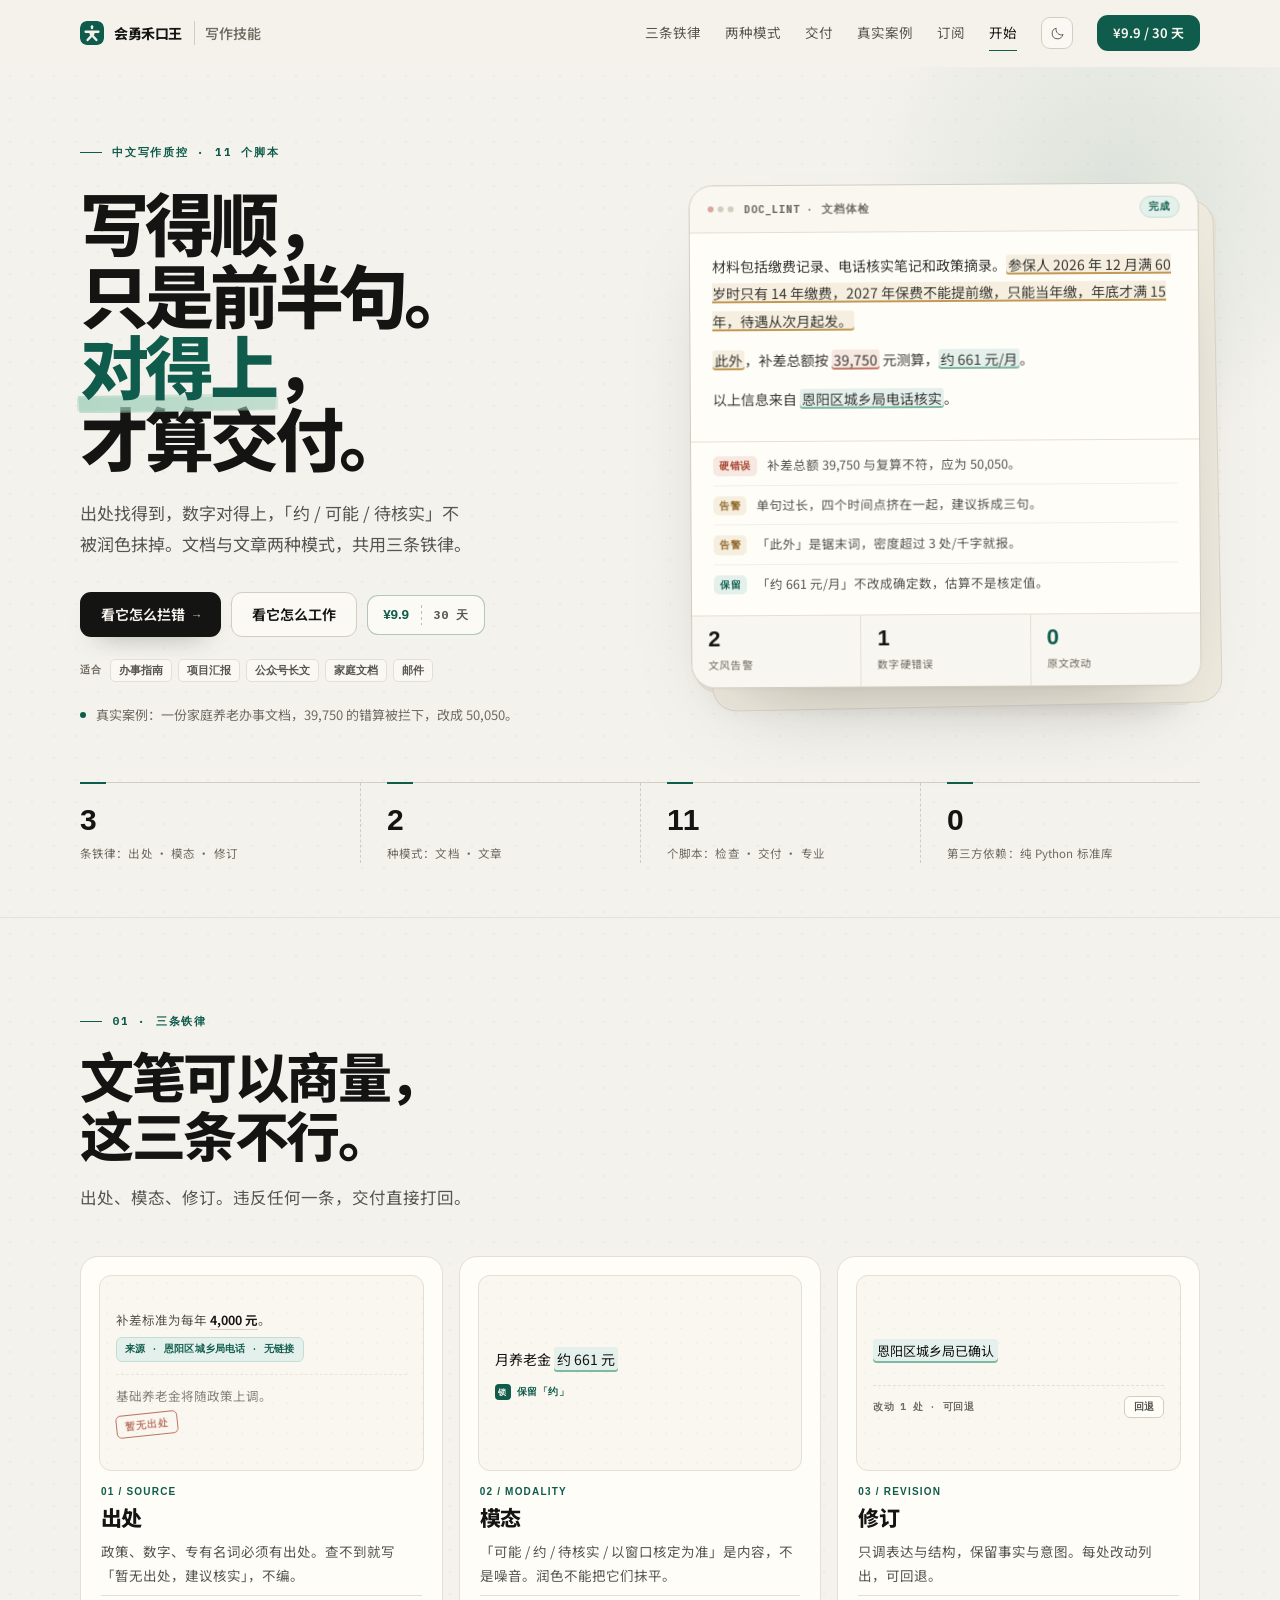
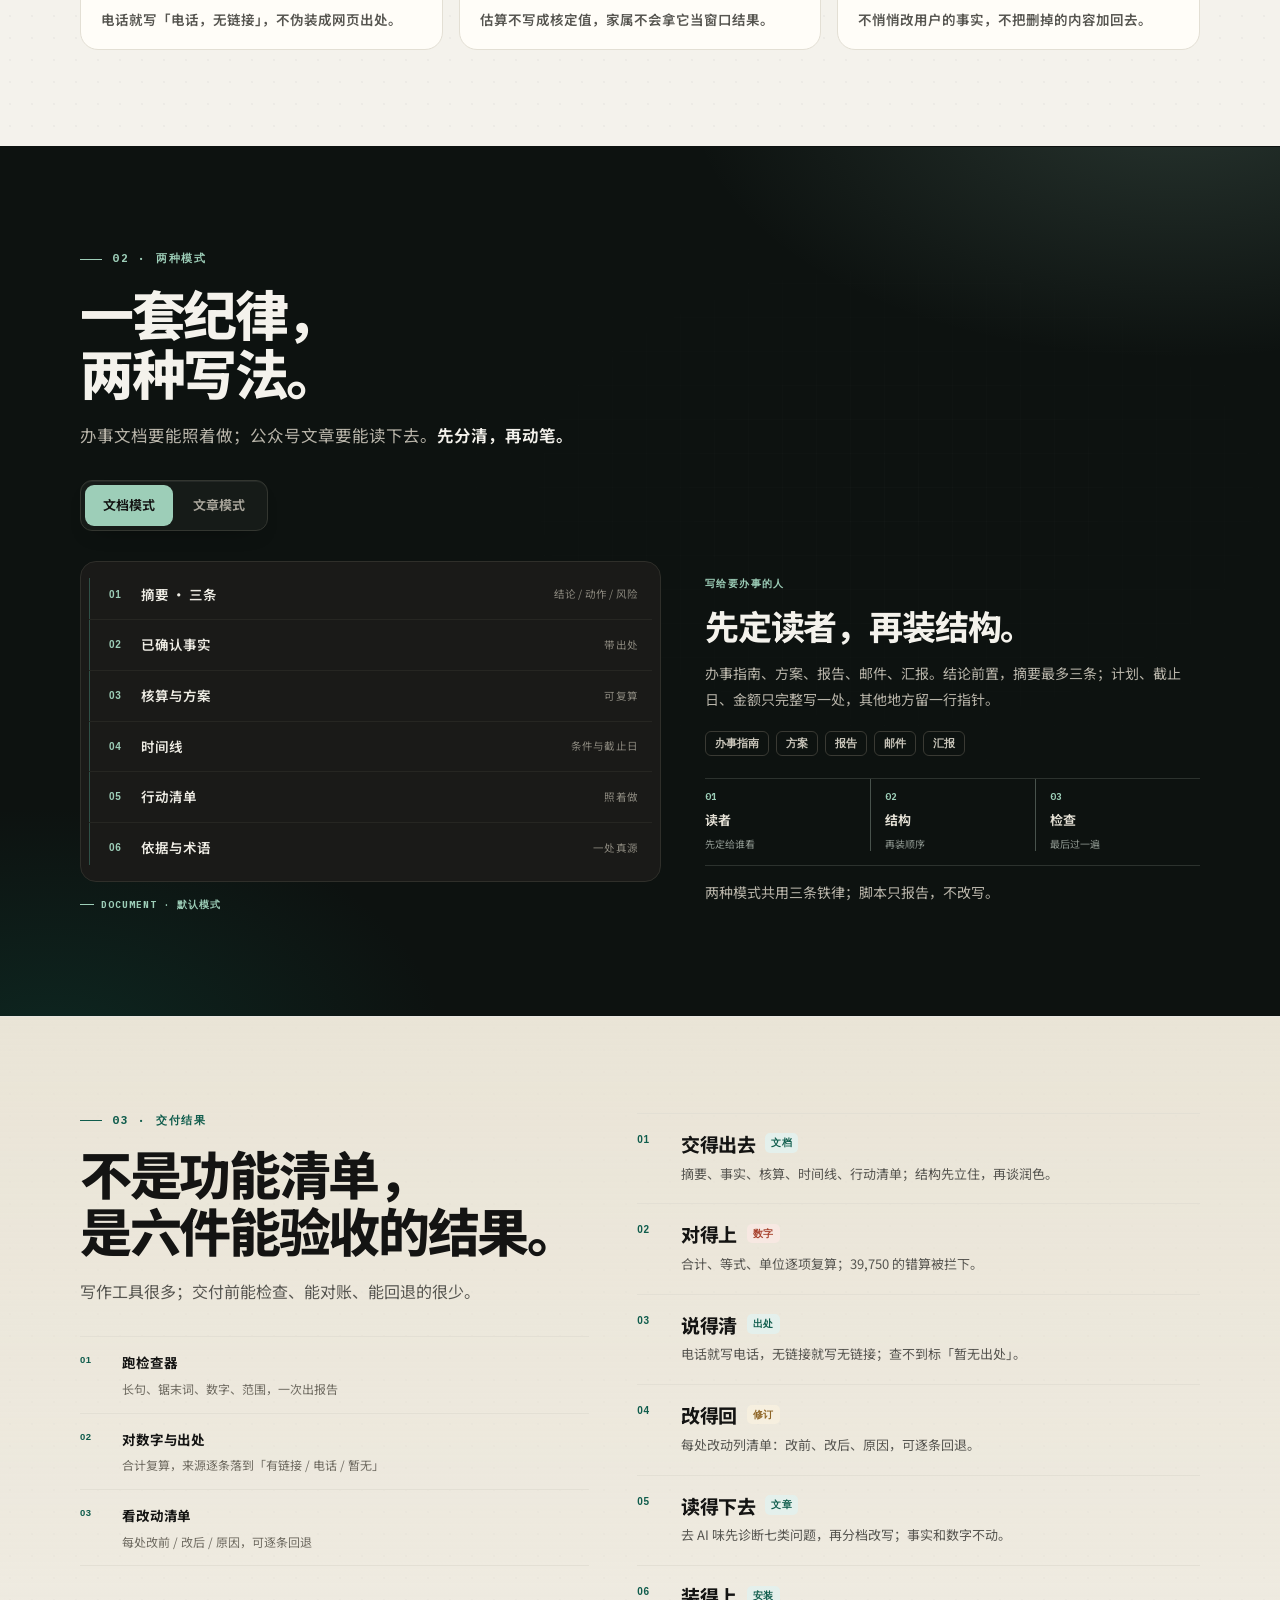
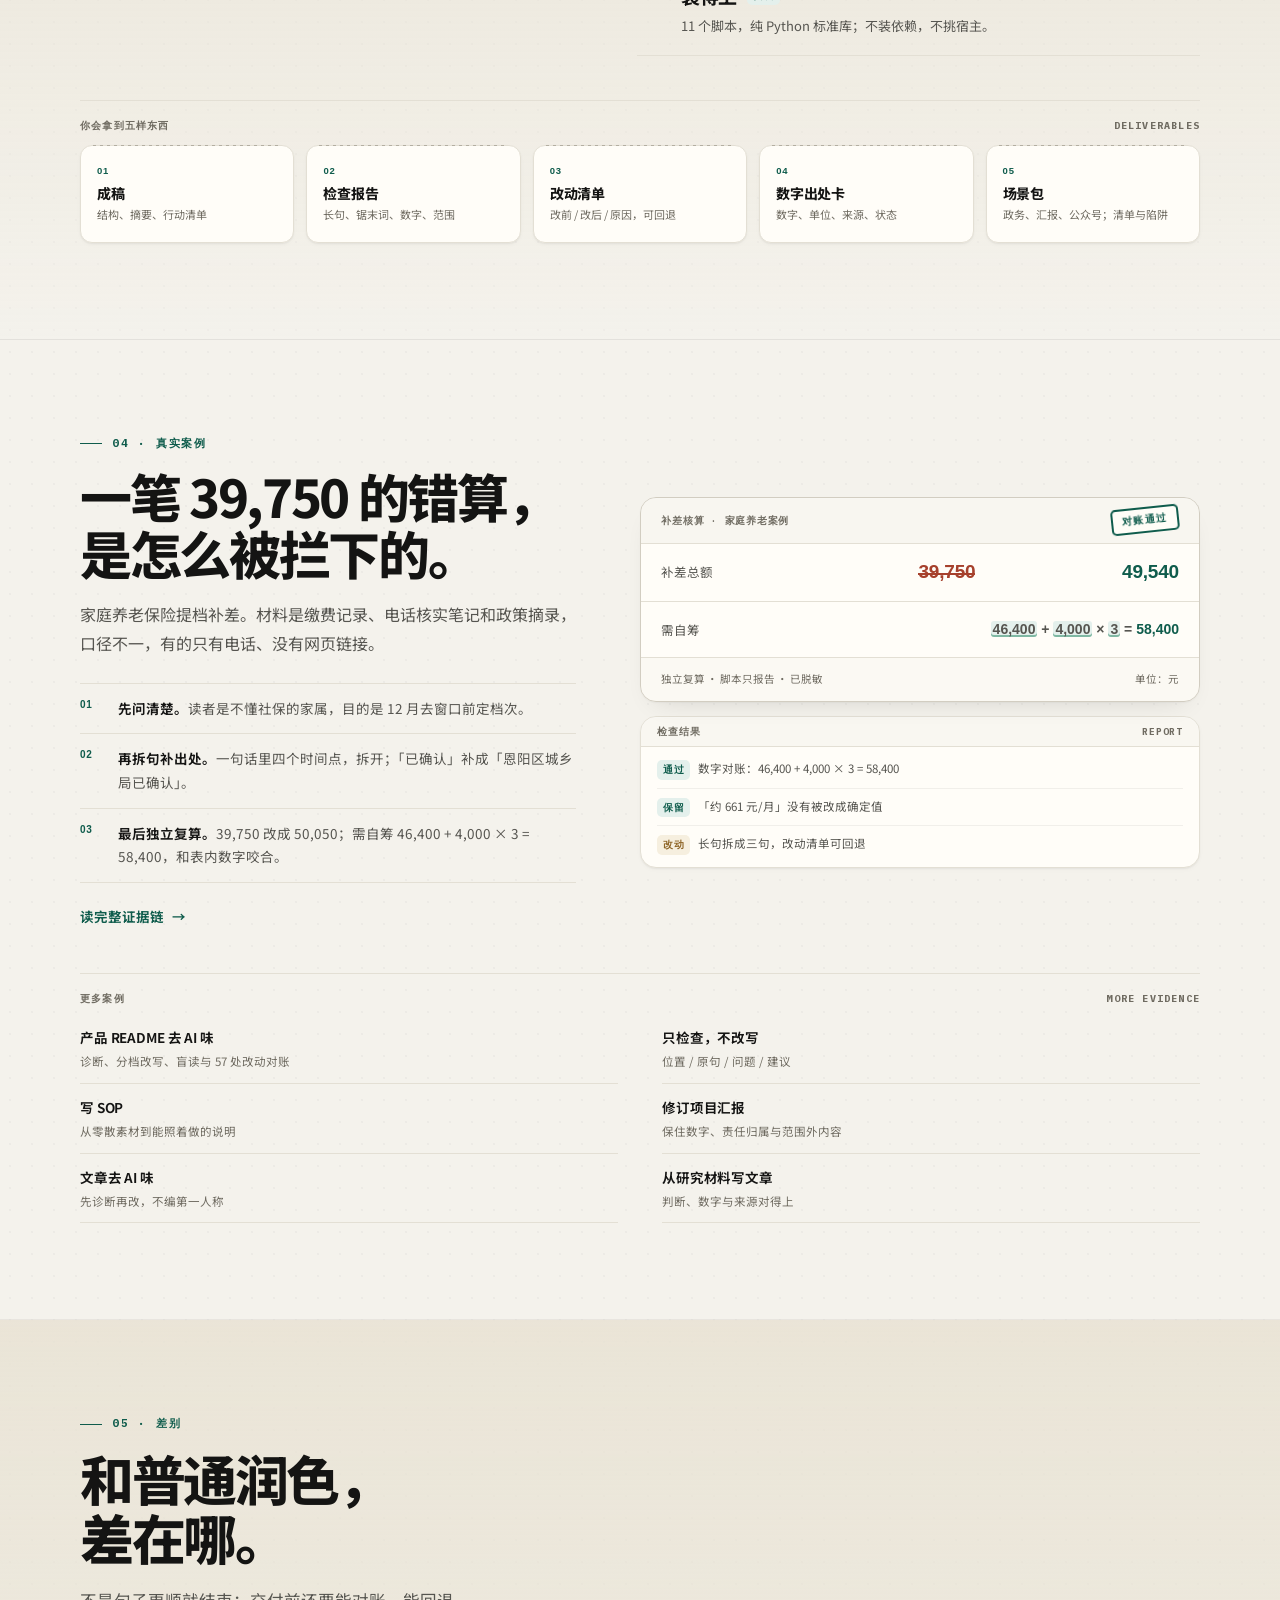
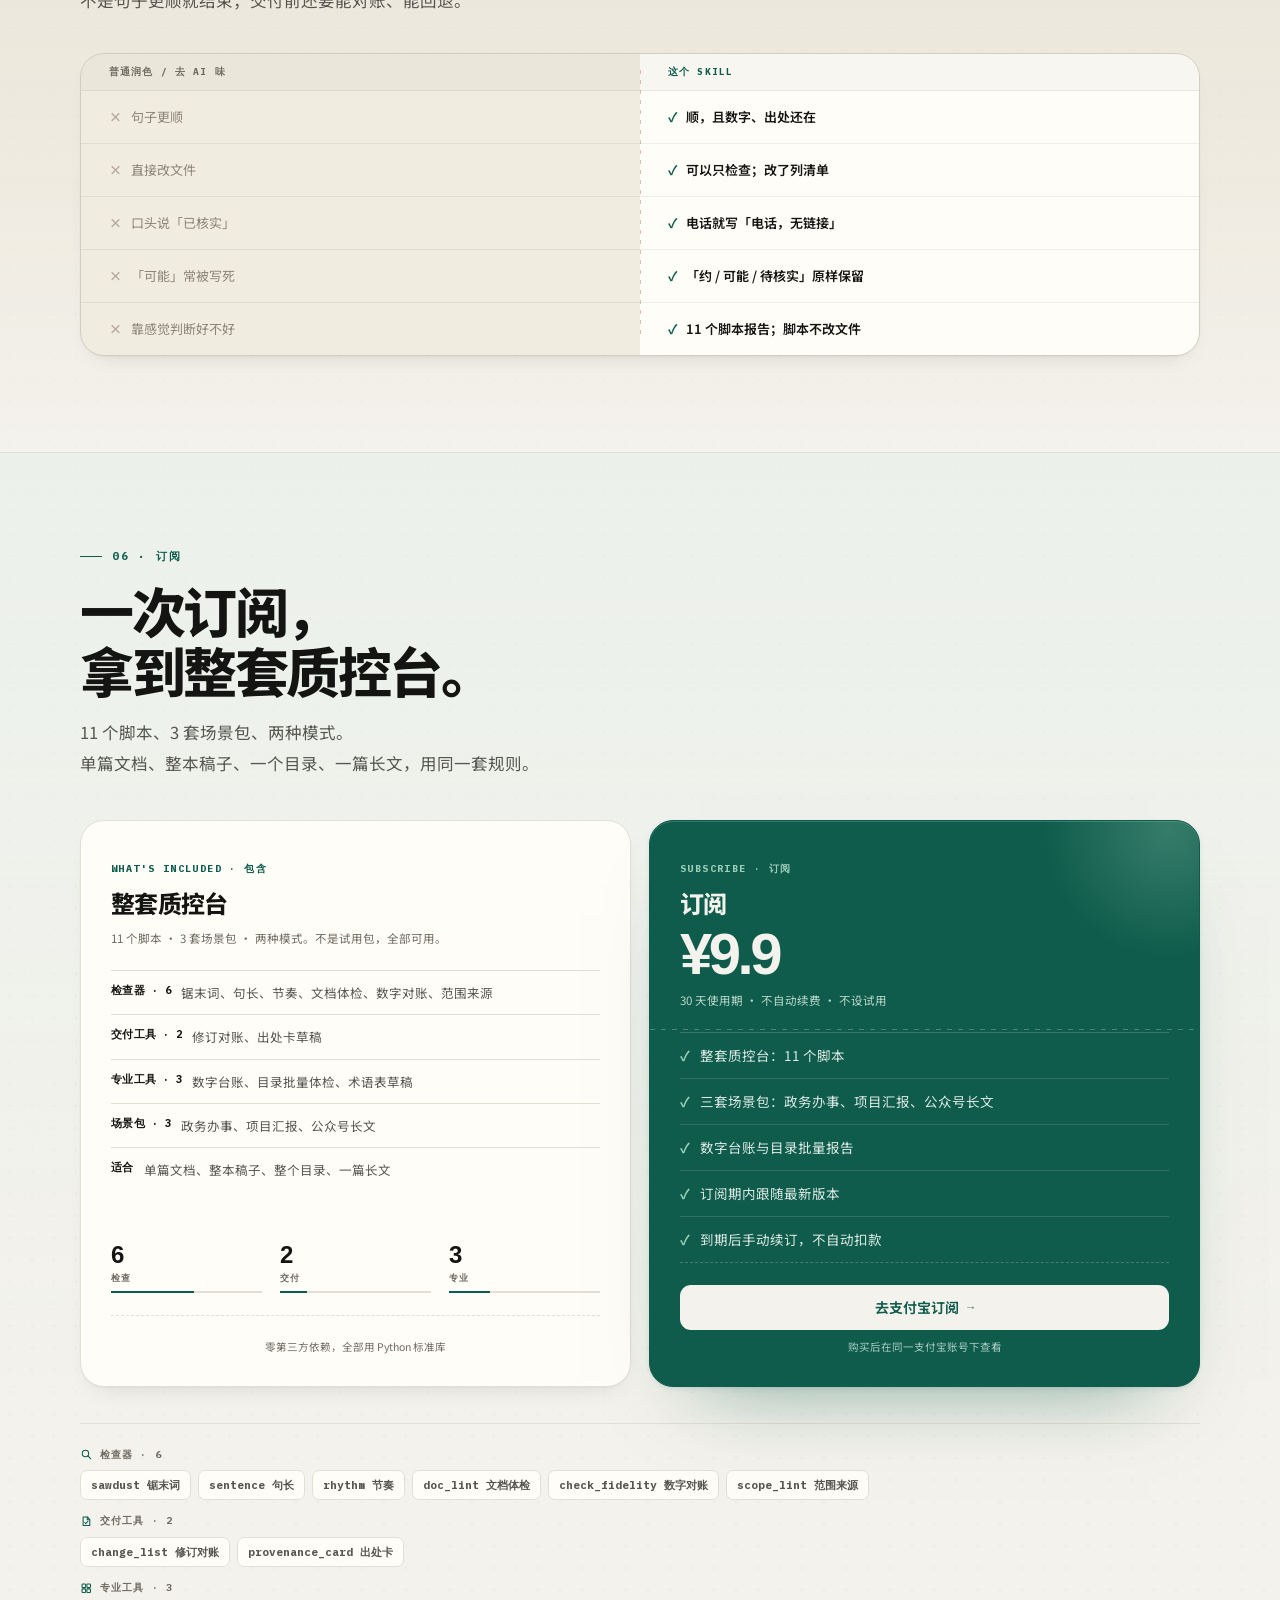
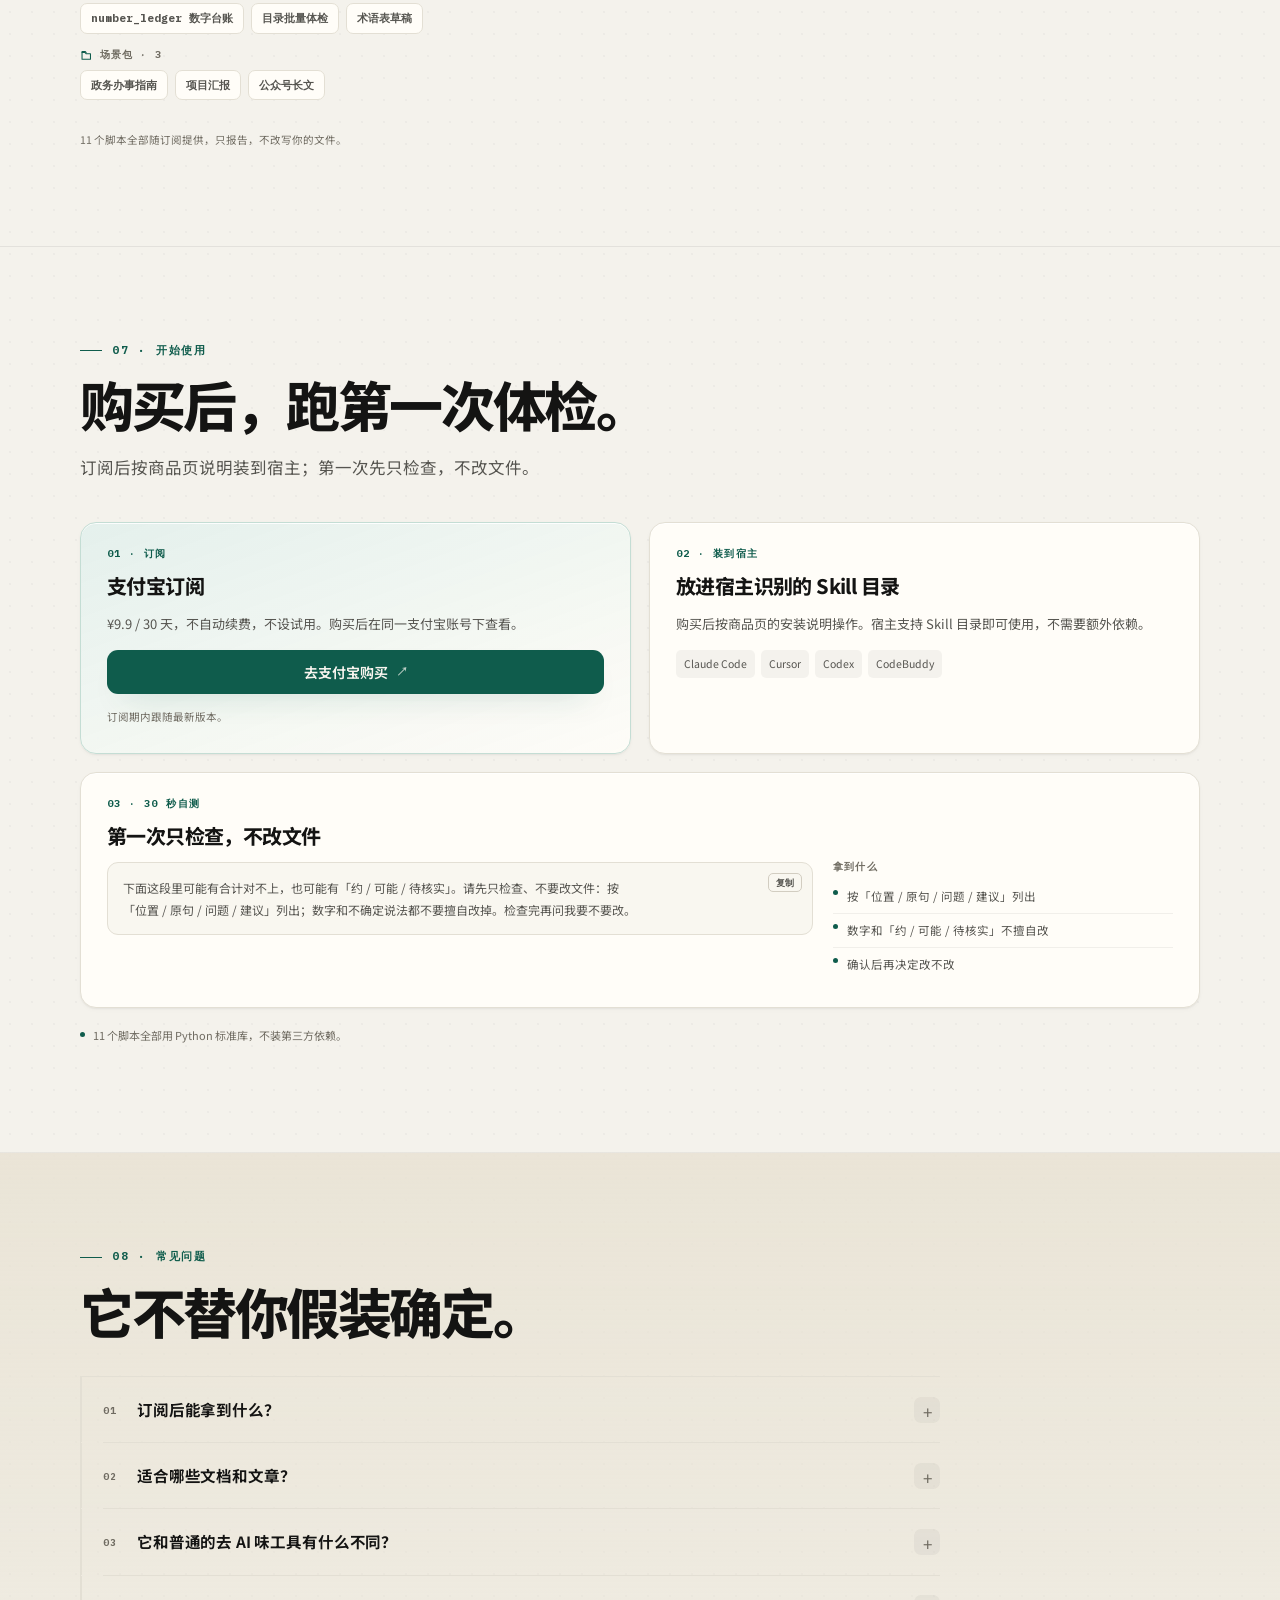
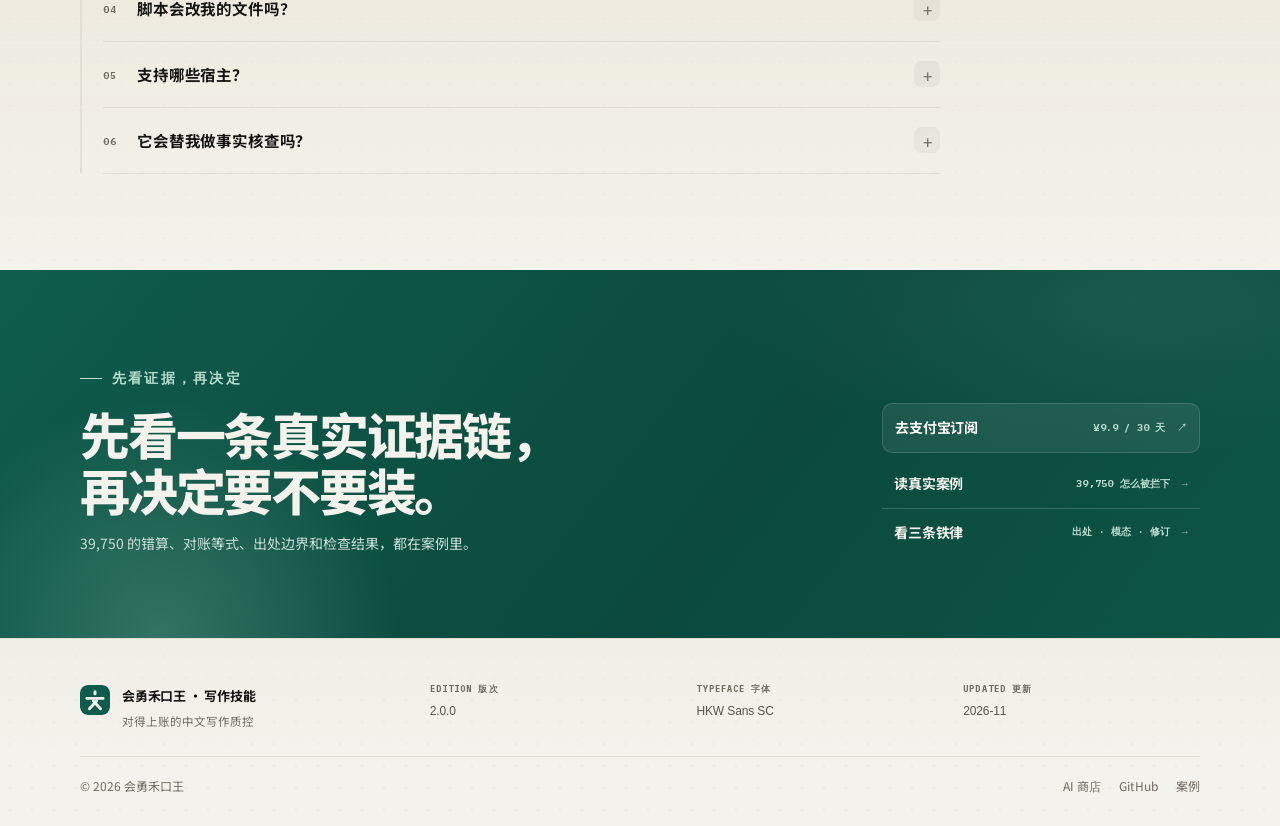
<file: docs/index.html>
<!doctype html>
<html lang="zh-CN">
<head>
<meta charset="utf-8">
<meta name="viewport" content="width=device-width, initial-scale=1">
<script>(function(){try{var s=localStorage.getItem('hkw-theme');var d=s?s==='dark':matchMedia('(prefers-color-scheme: dark)').matches;document.documentElement.dataset.theme=d?'dark':'light';}catch(e){document.documentElement.dataset.theme='light';}})();</script>
<meta name="description" content="会勇禾口王 · 写作技能：对得上账的中文写作质控。三条铁律、两种模式、11 个只报告不改写的脚本；¥9.9 / 30 天订阅。真实案例：一笔 39,750 的错算被拦下。">
<link rel="icon" href="icon.svg?v=3" type="image/svg+xml">
<link rel="apple-touch-icon" href="icon.svg?v=3">
<link rel="stylesheet" href="tokens.css?v=7">
<title>会勇禾口王 · 写作技能 — 对得上账的中文写作质控</title>
<style>
/* ============ 基础 ============ */
/* 窄屏段尾孤行：短段落平衡断行 */
.hero-lede,.section-head .sub,.outcomes-lead .sub,.plan-note,.closing p,.outcomes-list p,.compare-row span,.install-card p,.faq-a p{text-wrap:balance}

:root{
  --ink:#141413;
  --muted:#565550;
  --faint:#6f6b61;
  --paper:#f4f2ec;
  --sand:#eae5d8;
  --surface:#fffdf8;
  --line:#e3dfd4;
  --line-2:#d2cdc1;
  --green:#0f5c4c;
  --green-2:#0b4a3d;
  --mint:#9dceb8;
  --soft:#e4f0ec;
  --red:#a6402c;
  --red-soft:#f7e8e2;
  --amber:#8e6527;
  --amber-soft:#f6efdf;
  --mono:'Plex Mono',ui-monospace,SFMono-Regular,Menlo,monospace;
  --num:-apple-system,BlinkMacSystemFont,'SF Pro Display','Segoe UI','PingFang SC',sans-serif;
  --max:1180px;
  --ease:cubic-bezier(.22,1,.36,1);
  --r-lg:24px;
  --r-md:16px;
  --r-sm:9px;
  --shadow-1:0 1px 2px rgba(20,20,19,.05),0 2px 6px -2px rgba(20,20,19,.05);
  --shadow-2:0 1px 2px rgba(20,20,19,.04),0 12px 26px -16px rgba(20,20,19,.16);
  --shadow-3:0 2px 6px -2px rgba(20,20,19,.05),0 44px 88px -52px rgba(20,20,19,.34);
  --shadow:var(--shadow-3);
}
*{box-sizing:border-box}
html{scroll-behavior:smooth;scroll-padding-top:82px}
body{
  margin:0;
  background-color:var(--paper);
  background-image:radial-gradient(rgba(20,20,19,.030) 1px,transparent 1px);
  background-size:22px 22px;
  background-position:-1px -1px;
  color:var(--ink);
  font-family:var(--font);
  line-height:1.75;
  overflow-x:hidden;
  -webkit-font-smoothing:antialiased;
}
a{color:inherit;text-decoration:none}
button{font:inherit;color:inherit}
img,svg{display:block}
::selection{background:var(--mint);color:var(--ink)}
:focus-visible{outline:2px solid var(--green);outline-offset:3px;border-radius:6px}
.shell{max-width:var(--max);margin:0 auto;padding:0 30px}
.sr-only{position:absolute;width:1px;height:1px;padding:0;margin:-1px;overflow:hidden;clip:rect(0 0 0 0);white-space:nowrap;border:0}
.skip{position:fixed;left:16px;top:-60px;z-index:120;background:var(--ink);color:var(--paper);padding:10px 16px;border-radius:10px;transition:top .2s}
.skip:focus{top:12px}

/* ============ 滚动进度 ============ */
.progress{position:fixed;left:0;right:0;top:0;height:2px;z-index:100;pointer-events:none}
.progress i{display:block;height:100%;width:100%;background:var(--green);transform:scaleX(0);transform-origin:left;transition:transform .08s linear}

/* ============ 导航 ============ */
.nav{
  position:sticky;top:0;z-index:90;
  background:rgba(244,242,236,.8);
  border-bottom:1px solid transparent;
  backdrop-filter:blur(18px) saturate(1.25);
  transition:border-color .25s,background .25s;
}
.nav.is-stuck{border-bottom-color:var(--line);background:rgba(250,248,243,.92)}
.nav-inner{height:66px;display:flex;align-items:center;justify-content:space-between;gap:24px}
.brand{display:flex;align-items:center;gap:10px;font-weight:750;letter-spacing:-.03em;font-size:14px;min-width:0}
.brand img{width:24px;height:24px;border-radius:7px;flex:none}
.brand .brand-sub{color:var(--faint);font-weight:550;letter-spacing:0;padding-left:10px;margin-left:2px;border-left:1px solid var(--line-2);white-space:nowrap}
.nav-links{display:flex;align-items:center;gap:24px;font-size:13.5px;color:var(--muted)}
.nav-links a:not(.btn){position:relative;white-space:nowrap}
.nav-links a:not(.btn)::after{content:"";position:absolute;left:0;right:0;bottom:-6px;height:1px;background:var(--green);transform:scaleX(0);transform-origin:left;transition:transform .25s var(--ease)}
.nav-links a:not(.btn):hover{color:var(--ink)}
.nav-links a:not(.btn):hover::after,.nav-links a:not(.btn).is-current::after{transform:scaleX(1)}
.nav-links a:not(.btn).is-current{color:var(--ink)}

.theme-toggle{display:inline-flex;align-items:center;justify-content:center;width:32px;height:32px;flex:none;padding:0;border:1px solid var(--line-2);border-radius:9px;background:rgba(255,253,248,.55);color:var(--muted);cursor:pointer;transition:border-color .2s,color .2s,background .2s,transform .2s var(--ease)}
.theme-toggle:hover{border-color:var(--ink);color:var(--ink);transform:translateY(-1px)}
.theme-toggle svg{width:15px;height:15px;fill:none;stroke:currentColor;stroke-width:1.5;stroke-linecap:round;stroke-linejoin:round}
.theme-toggle .i-sun{display:none}
.theme-toggle .i-moon{display:block}
.theme-toggle--mobile{display:none}
:root[data-theme="dark"] .theme-toggle{background:rgba(255,253,248,.04)}
:root[data-theme="dark"] .theme-toggle .i-sun{display:block}
:root[data-theme="dark"] .theme-toggle .i-moon{display:none}
@media(max-width:960px){.theme-toggle--mobile{display:inline-flex}}
.nav-toggle{display:none;border:1px solid var(--line-2);background:rgba(255,253,248,.7);border-radius:10px;padding:8px 13px;font-size:13px;font-weight:600}
.mobile{display:none;border-top:1px solid var(--line);padding:14px 0 18px}
.mobile a{display:block;padding:9px 0;font-size:14px;color:var(--muted)}
.mobile a:last-child{color:var(--green);font-weight:650}
.nav.is-open .mobile{display:block}

/* ============ 按钮 ============ */
.btn{display:inline-flex;align-items:center;justify-content:center;gap:8px;padding:13px 20px;border-radius:11px;font-size:14px;font-weight:650;border:1px solid transparent;line-height:1.2;transition:transform .2s var(--ease),background .2s,border-color .2s,box-shadow .2s;white-space:nowrap}
.btn:hover{transform:translateY(-1px)}
.btn-primary{background:var(--ink);color:#f7f4ee;box-shadow:0 12px 26px -18px rgba(20,20,19,.7)}
.btn-primary:hover{background:#26251f}
.btn-ghost{background:rgba(255,253,248,.7);border-color:var(--line-2);color:var(--ink)}
.btn-ghost:hover{background:var(--surface);border-color:var(--ink)}
.btn-accent{background:var(--green);color:#f7f4ee;box-shadow:0 14px 30px -20px rgba(15,92,76,.8)}
.btn-accent:hover{background:var(--green-2)}
.btn-price{display:inline-flex;align-items:stretch;gap:0;padding:0;border:1px solid rgba(15,92,76,.32);background:rgba(255,253,248,.72);color:var(--green);border-radius:11px;overflow:hidden;transition:border-color .2s,background .2s,transform .2s var(--ease)}
.btn-price:hover{background:#fffdf8;border-color:var(--green);transform:translateY(-1px)}
.btn-price .p-num{display:flex;align-items:center;padding:12px 12px 12px 15px;font:750 13.5px/1 var(--num);letter-spacing:-.01em;font-variant-numeric:tabular-nums}
.btn-price .p-sep{width:1px;margin:9px 0;background:repeating-linear-gradient(180deg,rgba(15,92,76,.34) 0 3px,transparent 3px 6px)}
.btn-price .p-days{display:flex;align-items:center;padding:12px 15px 12px 12px;font:700 11.5px/1 var(--mono);letter-spacing:.04em;color:var(--muted)}
.btn-cream{background:var(--paper);color:var(--green)}
.btn-cream:hover{background:#fffdf8}
.btn-sm{padding:9px 15px;font-size:13px}
.btn .arrow{font-family:var(--mono);font-size:12px;opacity:.75}

/* ============ 首屏 ============ */
.hero{position:relative;padding:78px 0 54px;overflow:hidden}
.hero::before{content:"";position:absolute;width:760px;height:760px;right:-220px;top:-260px;border-radius:50%;background:radial-gradient(closest-side,rgba(15,92,76,.10),transparent 70%);pointer-events:none}
.hero-grid{display:grid;grid-template-columns:1.04fr .96fr;gap:58px;align-items:center}
.hero-copy{max-width:620px}
.eyebrow{display:flex;align-items:center;gap:10px;margin:0;font:700 11px/1.4 var(--mono);letter-spacing:.16em;text-transform:uppercase;color:var(--green)}
.eyebrow::before{content:"";width:22px;height:1px;background:currentColor;flex:none}
.hero h1{margin:26px 0 0;font-size:clamp(42px,5.4vw,70px);line-height:1.035;letter-spacing:-.06em;font-weight:820;text-wrap:balance}
.hero h1 span{display:block}
.hero h1 em{font-style:normal;color:var(--green);position:relative;z-index:0;white-space:nowrap}
.hero h1 em::before,.hero h1 em::after{content:"";position:absolute;z-index:-1;transform:scaleX(0);transform-origin:left;transition:transform .85s var(--ease) .5s}
.hero h1 em::before{left:-.04em;right:-.06em;bottom:.055em;height:.19em;background:rgba(157,206,184,.34);transform:rotate(-.5deg) scaleX(0);transition-delay:.44s}
.hero h1 em::after{left:-.03em;right:-.03em;bottom:.015em;height:.30em;background:linear-gradient(100deg,rgba(157,206,184,.62),rgba(157,206,184,.46) 62%,rgba(157,206,184,.34));clip-path:polygon(0 16%,100% 3%,99.2% 84%,.8% 100%)}
.is-ready .hero h1 em::before{transform:rotate(-.5deg) scaleX(1)}
.is-ready .hero h1 em::after{transform:scaleX(1)}
.hero-lede{margin:24px 0 0;max-width:32em;font-size:17px;line-height:1.88;color:var(--muted)}
.hero-actions{display:flex;flex-wrap:wrap;align-items:center;gap:10px;margin-top:32px}
.hero-foot{display:flex;gap:10px;align-items:flex-start;margin:22px 0 0;font-size:13px;line-height:1.7;color:var(--faint);max-width:36em}
.hero-foot::before{content:"";width:6px;height:6px;border-radius:50%;background:var(--green);flex:none;margin-top:.62em}
.hero-metrics{display:grid;grid-template-columns:repeat(4,1fr);gap:0;margin-top:56px;border-top:1px solid var(--line-2)}
.hero-metrics div{position:relative;padding:22px 24px 0 0}
.hero-metrics div+div{padding-left:26px;border-left:1px dashed var(--line-2)}
.hero-metrics div::before{content:"";position:absolute;left:0;top:-1px;width:26px;height:2px;background:var(--green)}
.hero-metrics div+div::before{left:26px}
.hero-metrics b{display:block;font:750 30px/1 var(--num);letter-spacing:-.03em;font-variant-numeric:tabular-nums}
.hero-metrics span{display:block;margin-top:10px;font-size:11.5px;color:var(--faint);line-height:1.55;letter-spacing:.01em}
.nw{white-space:nowrap}
.hero-scope{display:flex;flex-wrap:wrap;align-items:center;gap:6px;margin-top:22px}
.hero-scope b{font:700 10px/1 var(--mono);letter-spacing:.12em;color:var(--faint);margin-right:2px}
.hero-scope span{padding:5px 8px;border:1px solid var(--line);border-radius:5px;background:rgba(255,253,248,.6);font:700 10.5px/1 var(--mono);color:var(--muted)}

/* ============ 首屏体检卡 ============ */
.audit-wrap{position:relative;min-width:0}
.audit-wrap::before{content:"";position:absolute;inset:12px -10px -12px 10px;background:#e7e2d5;border:1px solid var(--line);border-radius:var(--r-lg);transform:rotate(1.5deg);box-shadow:0 22px 40px -34px rgba(20,20,19,.35)}
.audit-wrap::after{content:"";position:absolute;inset:20px -18px -20px 18px;background:#efeade;border:1px solid rgba(211,206,195,.7);border-radius:var(--r-lg);transform:rotate(-1.1deg)}
.audit{
  position:relative;z-index:1;background:var(--surface);border:1px solid var(--line-2);
  border-radius:var(--r-lg);box-shadow:var(--shadow-3),inset 0 1px 0 rgba(255,255,255,.9);overflow:hidden;
  transform:rotate(-.35deg);
}
.audit-bar{display:flex;align-items:center;gap:10px;padding:12px 18px;border-bottom:1px solid var(--line);background:rgba(244,242,236,.55)}
.dots{display:flex;gap:4px}
.dots i{width:6px;height:6px;border-radius:50%;background:var(--line-2)}
.dots i:first-child{background:#d8a79a}
.audit-title{font:700 10.5px/1 var(--mono);letter-spacing:.1em;text-transform:uppercase;color:var(--faint)}
.audit-state{margin-left:auto;font:700 10px/1 var(--mono);letter-spacing:.08em;color:var(--faint);padding:5px 8px;border:1px solid var(--line);border-radius:999px;transition:color .3s,border-color .3s,background .3s}
.audit.play .audit-state{color:var(--green);border-color:#c4ddd4;background:var(--soft)}
.audit-doc{position:relative;padding:20px 22px 16px;font-size:14px;line-height:1.95;color:#3d3c38;overflow:hidden}
.audit-doc p{margin:0 0 12px}
.audit-doc p:last-child{margin-bottom:0}
.audit-doc mark{background:transparent;color:inherit;padding:0 2px;border-radius:3px}
.audit.play .m-long{animation:markAmber .45s var(--ease) .85s both}
.audit.play .m-sawdust{animation:markAmber .35s var(--ease) 1.12s both}
.audit.play .m-num{animation:markRed .4s var(--ease) 1.35s both}
.audit.play .m-modal{animation:markGreen .4s var(--ease) 1.58s both}
.audit.play .m-source{animation:markGreen .4s var(--ease) 1.8s both}
@keyframes markAmber{from{background:transparent;box-shadow:inset 0 0 0 rgba(142,101,39,0)}to{background:var(--amber-soft);box-shadow:inset 0 -2px 0 #c29a56}}
@keyframes markRed{from{background:transparent;box-shadow:inset 0 0 0 rgba(166,64,44,0)}to{background:var(--red-soft);box-shadow:inset 0 -2px 0 #c47a67}}
@keyframes markGreen{from{background:transparent;box-shadow:inset 0 0 0 rgba(15,92,76,0)}to{background:var(--soft);box-shadow:inset 0 -2px 0 #7fb8a3}}
.audit-scan{position:absolute;left:0;right:0;top:0;height:100%;pointer-events:none;transform:translateY(-100%);background:linear-gradient(180deg,rgba(157,206,184,0) 0%,rgba(157,206,184,.10) 46%,rgba(157,206,184,.55) 49.4%,#0f5c4c 50%,rgba(157,206,184,.55) 50.6%,rgba(157,206,184,0) 54%,rgba(157,206,184,0) 100%);opacity:0}
.audit.play .audit-scan{animation:scan 2.1s cubic-bezier(.45,0,.25,1) .15s both}
@keyframes scan{0%{transform:translateY(-100%);opacity:0}8%{opacity:1}90%{opacity:1}100%{transform:translateY(100%);opacity:0}}
.audit-findings{display:none;list-style:none;margin:0;padding:4px 22px 12px;border-top:1px solid var(--line)}
.audit.play .audit-findings{display:block}
.audit-findings li{display:flex;gap:10px;align-items:flex-start;padding:9px 0;border-bottom:1px solid rgba(20,20,19,.06);font-size:12.5px;line-height:1.6;color:var(--muted);opacity:0;transform:translateY(6px)}
.audit-findings li:last-child{border-bottom:0}
.audit.play .audit-findings li{animation:riseIn .45s var(--ease) both}
.audit.play .audit-findings li:nth-child(1){animation-delay:1.15s}
.audit.play .audit-findings li:nth-child(2){animation-delay:1.35s}
.audit.play .audit-findings li:nth-child(3){animation-delay:1.55s}
.audit.play .audit-findings li:nth-child(4){animation-delay:1.75s}
@keyframes riseIn{from{opacity:0;transform:translateY(6px)}to{opacity:1;transform:none}}
.tag{flex:none;font:700 9.5px/1 var(--mono);letter-spacing:.06em;padding:5px 6px;border-radius:5px;margin-top:1px}
.tag.red{color:var(--red);background:var(--red-soft)}
.tag.amber{color:var(--amber);background:var(--amber-soft)}
.tag.green{color:var(--green);background:var(--soft)}
.audit-report{display:grid;grid-template-columns:repeat(3,1fr);border-top:1px solid var(--line);background:rgba(244,242,236,.62)}
.audit-report div{padding:12px 16px;border-right:1px solid var(--line)}
.audit-report div:last-child{border-right:0}
.audit-report b{display:block;font:750 22px/1 var(--num);letter-spacing:-.02em;font-variant-numeric:tabular-nums}
.audit-report span{display:block;margin-top:6px;font-size:10.5px;color:var(--faint);letter-spacing:.02em}
.audit-report .ok{color:var(--green)}

/* ============ 通用 section ============ */
.section{padding:96px 0;border-top:1px solid rgba(20,20,19,.07);position:relative}
.section--soft{background:linear-gradient(180deg,rgba(228,240,236,.5),rgba(244,242,236,0) 72%)}
.section--sand{background:linear-gradient(180deg,rgba(232,226,211,.86),rgba(232,226,211,.52) 58%,rgba(244,242,236,.30))}
.section--sand.section{border-top-color:rgba(20,20,19,.055)}
.section-head{max-width:760px}
.section-head h2{margin:16px 0 0;font-size:clamp(32px,4.6vw,54px);line-height:1.1;letter-spacing:-.045em;font-weight:800;text-wrap:balance}
.section-head .sub{margin:18px 0 0;font-size:16.5px;line-height:1.85;color:var(--muted);max-width:42em}
.section-head .sub b{color:var(--ink);font-weight:650}
.section-head--wide{max-width:none}

/* 入场 */
.reveal{opacity:0;transform:translateY(18px);transition:opacity .7s var(--ease),transform .7s var(--ease);transition-delay:var(--d,0s)}
.reveal.on{opacity:1;transform:none}

/* ============ 三条铁律 ============ */
.laws{display:grid;grid-template-columns:repeat(3,1fr);gap:16px;margin-top:44px}
.law{background:var(--surface);border:1px solid var(--line);border-radius:18px;padding:18px;display:flex;flex-direction:column;gap:16px;transition:border-color .25s,box-shadow .25s,transform .25s}
.law:hover{border-color:var(--line-2);box-shadow:0 24px 50px -44px rgba(20,20,19,.5);transform:translateY(-2px)}
.law-stage{position:relative;height:196px;border-radius:12px;border:1px solid var(--line);background-color:rgba(244,242,236,.55);background-image:radial-gradient(rgba(20,20,19,.035) 1px,transparent 1px);background-size:15px 15px;padding:16px;overflow:hidden;display:flex;flex-direction:column;justify-content:center;gap:12px}
.stage-row{display:flex;flex-direction:column;gap:7px;min-width:0}
.stage-row p{margin:0;font-size:12.5px;line-height:1.65;color:var(--muted)}
.stage-row p b{color:var(--ink);font-weight:650;border-bottom:1px solid var(--line-2)}
.stage-row.is-dim{opacity:.72;border-top:1px dashed var(--line);padding-top:11px}
.source-chip{display:inline-flex;align-self:flex-start;gap:6px;align-items:center;padding:5px 8px;border:1px solid #c4ddd4;border-radius:6px;background:var(--soft);font:700 9.5px/1.3 var(--mono);letter-spacing:.02em;color:var(--green);opacity:0;transform:translateY(5px)}
.law.play .source-chip{animation:riseIn .5s var(--ease) .3s both}
.stamp{display:inline-flex;align-self:flex-start;padding:5px 8px;border:1.5px solid var(--red);border-radius:5px;color:var(--red);font:750 9.5px/1.2 var(--mono);letter-spacing:.1em;transform:rotate(-6deg);opacity:0}
.law.play .stamp{animation:stampIn .45s var(--ease) .95s both}
@keyframes stampIn{0%{opacity:0;transform:rotate(-6deg) scale(1.35)}70%{opacity:1;transform:rotate(-6deg) scale(.96)}100%{opacity:1;transform:rotate(-6deg) scale(1)}}
.modal-line{margin:0;font-size:14px;line-height:1.6;color:var(--ink)}
.token-wrap{position:relative;display:inline-block;padding:1px 3px;border-radius:3px}
.law.play .token-wrap{animation:tokenHold .5s var(--ease) 1.15s both}
@keyframes tokenHold{0%,100%{background:var(--soft);box-shadow:inset 0 -2px 0 #7fb8a3}35%,55%{background:#f3dfd8;box-shadow:inset 0 -2px 0 var(--red);transform:translateX(-2px)}45%{transform:translateX(2px)}}
.strike{position:absolute;left:0;right:0;top:52%;height:2px;background:var(--red);transform:scaleX(0);transform-origin:left;opacity:0}
.law.play .strike{animation:strikeTry 1s var(--ease) .7s both}
@keyframes strikeTry{0%{transform:scaleX(0);opacity:0}30%{transform:scaleX(1);opacity:1}55%{transform:scaleX(1);opacity:1}100%{transform:scaleX(0);opacity:0}}
.lock-badge{display:inline-flex;align-self:flex-start;gap:6px;align-items:center;font:700 9.5px/1 var(--mono);letter-spacing:.05em;color:var(--green);opacity:0}
.lock-badge::before{content:"锁";display:grid;place-items:center;width:16px;height:16px;border-radius:4px;background:var(--green);color:var(--paper);font:700 8px/1 var(--mono)}
.law.play .lock-badge{animation:riseIn .4s var(--ease) 1.35s both}
.diff-line{position:relative;display:flex;flex-wrap:wrap;gap:6px;align-items:center;font-size:13px;line-height:1.7;min-height:44px}
.diff-del,.diff-add{display:inline-block;padding:1px 4px;border-radius:4px;transition:opacity .25s,background .25s}
.diff-del{display:none;color:var(--muted);text-decoration:line-through;text-decoration-color:#c47a67}
.diff-add{background:var(--soft);color:var(--ink);box-shadow:inset 0 -2px 0 #7fb8a3}
.law.play .diff-add{animation:markGreen .5s var(--ease) .35s both}
.law.is-reverted .diff-add{display:none}
.law.is-reverted .diff-del{display:inline-block;text-decoration:none;background:rgba(20,20,19,.055);color:var(--ink);box-shadow:none}
.diff-foot{display:flex;align-items:center;justify-content:space-between;gap:10px;border-top:1px dashed var(--line);padding-top:10px;font:700 9.5px/1 var(--mono);letter-spacing:.04em;color:var(--faint)}
.rollback{border:1px solid var(--line-2);background:var(--surface);border-radius:6px;padding:5px 9px;font:700 10px/1 var(--mono);color:var(--muted);cursor:pointer;transition:border-color .2s,color .2s}
.rollback:hover{border-color:var(--green);color:var(--green)}
.law-copy{display:flex;flex-direction:column;gap:8px;padding:0 2px}
.law-num{font:650 10px/1 var(--num);letter-spacing:.12em;color:var(--green);font-variant-numeric:tabular-nums}
.law h3{margin:0;font-size:21px;line-height:1.2;letter-spacing:-.03em;font-weight:780}
.law-copy>p{margin:0;font-size:13.5px;line-height:1.8;color:var(--muted)}
.law-rule{margin-top:2px;padding-top:11px;border-top:1px solid var(--line);font-size:12px;color:var(--ink);font-weight:600}

/* ============ 两种模式（深色） ============ */
.modes{background:#0d1210;color:#f4f2ec;padding:104px 0;position:relative;overflow:hidden;border-top:1px solid #0d1210}
.modes::before{content:"";position:absolute;inset:0;pointer-events:none;background:
  radial-gradient(58% 46% at 92% -6%,rgba(157,206,184,.18),transparent 66%),
  radial-gradient(44% 40% at 4% 104%,rgba(15,92,76,.28),transparent 70%)}
.modes::after{content:"";position:absolute;inset:0;pointer-events:none;opacity:.34;background-image:
  linear-gradient(rgba(255,255,255,.038) 1px,transparent 1px),
  linear-gradient(90deg,rgba(255,255,255,.038) 1px,transparent 1px);
  background-size:34px 34px;
  -webkit-mask-image:radial-gradient(58% 54% at 70% 40%,#000 4%,transparent 72%);
  mask-image:radial-gradient(58% 54% at 70% 40%,#000 4%,transparent 72%)}
.modes .eyebrow{color:var(--mint)}
.modes .section-head h2{color:#f4f2ec}
.modes .section-head .sub{color:#b9b5aa}
.modes .section-head .sub b{color:#f4f2ec}
.mode-tabs{position:relative;display:inline-flex;gap:2px;padding:4px;border:1px solid #333630;background:#161b18;border-radius:12px;margin-top:30px;box-shadow:inset 0 1px 0 rgba(255,255,255,.06),0 10px 24px -18px rgba(0,0,0,.8)}
.mode-tab{position:relative;z-index:1;border:0;background:transparent;padding:9px 18px;border-radius:9px;font-size:13px;font-weight:650;color:#a8a49a;cursor:pointer;transition:color .25s}
.mode-tab[aria-selected="true"]{color:#141413}
.mode-indicator{position:absolute;z-index:0;top:4px;left:4px;height:calc(100% - 8px);border-radius:9px;background:var(--mint);transition:transform .32s var(--ease),width .32s var(--ease)}
.mode-panels{margin-top:30px}
.mode-panel{display:grid;grid-template-columns:1.08fr .92fr;gap:44px;align-items:center}
.mode-panel[hidden]{display:none}
.modes .shell{position:relative;z-index:1}
.mode-visual{min-width:0}
.outline{border:1px solid #2f2f2a;background:#1a1a18;border-radius:16px;padding:8px;position:relative}
.outline::before{content:"";position:absolute;left:8px;top:16px;bottom:16px;width:1px;background:#2f5148}
.outline-row{display:flex;align-items:center;gap:14px;padding:13px 14px 13px 20px;border-bottom:1px solid #262622;opacity:0;transform:translateX(-8px)}
.outline-row:last-child{border-bottom:0}
.modes.in-view .mode-panel.is-active .outline-row{animation:rowIn .5s var(--ease) both;animation-delay:calc(var(--i) * 90ms + 120ms)}
@keyframes rowIn{from{opacity:0;transform:translateX(-8px)}to{opacity:1;transform:none}}
.outline-row .n{font:650 10px/1 var(--num);color:var(--mint);letter-spacing:.06em;width:18px;flex:none;font-variant-numeric:tabular-nums}
.outline-row .t{font-size:13.5px;color:#eeece4;font-weight:600}
.outline-row .s{margin-left:auto;font-size:10.5px;color:#8a877d;letter-spacing:.02em;text-align:right}
.mode-badge{display:inline-flex;align-items:center;gap:7px;margin-top:18px;font:700 9.5px/1 var(--mono);letter-spacing:.1em;color:var(--mint)}
.mode-badge::before{content:"";width:14px;height:1px;background:currentColor}
.mode-copy .label{font:700 10px/1 var(--mono);letter-spacing:.14em;color:var(--mint)}
.mode-copy h3{margin:12px 0 0;font-size:clamp(24px,2.7vw,34px);line-height:1.2;letter-spacing:-.035em;font-weight:750;color:#f4f2ec}
.mode-copy p{margin:14px 0 0;font-size:14px;line-height:1.85;color:#b9b5aa}
.mode-list{list-style:none;margin:18px 0 0;padding:0;display:flex;flex-wrap:wrap;gap:7px}
.mode-flow{display:grid;grid-template-columns:repeat(3,1fr);margin-top:22px;border-top:1px solid #2c322e}
.mode-flow div{position:relative;padding:13px 12px 0 0;min-width:0}
.mode-flow div+div{padding-left:14px;border-left:1px solid #48524c}
.mode-flow b{display:block;font:700 9px/1 var(--mono);letter-spacing:.1em;color:var(--mint)}
.mode-flow span{display:block;margin-top:8px;font-size:13px;font-weight:650;letter-spacing:-.01em;color:#e4e0d5}
.mode-flow em{display:block;margin-top:5px;font-style:normal;font-size:10px;line-height:1.5;color:#8d968f}
.mode-flow div:first-child{padding-right:14px}
.mode-foot{margin:22px 0 0;padding-top:14px;border-top:1px solid #2c322e;font-size:11px;line-height:1.7;color:#928f84}
.mode-list li{padding:6px 9px;border:1px solid #3a3a34;border-radius:6px;font:700 10.5px/1 var(--mono);color:#c9c5ba}
.rhythm-wrap{border:1px solid #2f2f2a;background:#1a1a18;border-radius:16px;padding:16px 16px 12px}
.rhythm{display:flex;align-items:flex-end;gap:5px;height:172px}
.rhythm i{flex:1;height:calc(var(--h) * 1%);background:#3b564d;border-radius:2px 2px 0 0;transform-origin:bottom;transform:scaleY(0)}
.rhythm i.hot{background:#c29a56}
.modes.in-view .mode-panel.is-active .rhythm i{animation:barGrow .6s var(--ease) both;animation-delay:calc(var(--i) * 32ms + 140ms)}
@keyframes barGrow{from{transform:scaleY(0)}to{transform:scaleY(1)}}
.rhythm-meta{display:flex;justify-content:space-between;gap:10px;margin-top:10px;font:700 9.5px/1 var(--mono);letter-spacing:.06em;color:#8a877d}
.diag-chips{display:flex;flex-wrap:wrap;gap:6px;margin-top:14px}
.diag-chips span{padding:6px 9px;border:1px solid #3a3a34;border-radius:5px;font-size:10.5px;color:#a8a49a;opacity:0;transform:translateY(4px)}
.modes.in-view .mode-panel.is-active .diag-chips span{animation:riseIn .45s var(--ease) both;animation-delay:calc(var(--i) * 60ms + 480ms)}
.diag-chips span.hit{border-color:#6d5a37;color:#d9bd8a;background:rgba(194,154,86,.08)}
.flow{display:flex;align-items:center;gap:8px;margin-top:14px;font:700 10.5px/1 var(--mono);color:#c9c5ba}
.flow i{font-style:normal;color:#8f978f}
.flow b{padding:6px 8px;border-radius:5px;background:#22322c;color:var(--mint);font-weight:650}
.flow em{font-style:normal;color:#5d5a52}

/* ============ 真实案例 ============ */
.case-grid{display:grid;grid-template-columns:.94fr 1.06fr;gap:64px;align-items:center}
.case-copy h2{margin:16px 0 0;font-size:clamp(32px,4.4vw,52px);line-height:1.1;letter-spacing:-.045em;font-weight:800;text-wrap:balance}
.case-copy .lead{margin:18px 0 0;font-size:16px;line-height:1.85;color:var(--muted);max-width:38em}
.case-steps{list-style:none;margin:24px 0 0;padding:0;display:grid;gap:0;border-top:1px solid var(--line)}
.case-steps li{display:grid;grid-template-columns:26px 1fr;gap:12px;padding:13px 0;border-bottom:1px solid var(--line);font-size:13.5px;line-height:1.75;color:var(--muted)}
.case-steps b{color:var(--ink);font-weight:650}
.case-steps .n{font:650 10px/1.5 var(--num);color:var(--green);letter-spacing:.06em;font-variant-numeric:tabular-nums}
.case-link{display:inline-flex;align-items:center;gap:8px;margin-top:22px;font-size:13.5px;font-weight:650;color:var(--green)}
.case-link:hover{gap:12px}
.case-link{transition:gap .2s}
.more-cases{margin-top:44px;border-top:1px solid var(--line);padding-top:20px}
.more-head{display:flex;justify-content:space-between;gap:12px;font:700 10px/1 var(--mono);letter-spacing:.12em;color:var(--faint)}
.more-grid{display:grid;grid-template-columns:1fr 1fr;gap:0 44px;margin-top:10px}
.more-grid a{display:flex;flex-direction:column;gap:4px;padding:12px 0;border-bottom:1px solid var(--line);color:var(--ink)}
.more-grid a b{font-size:13.5px;font-weight:650;letter-spacing:-.01em;transition:color .2s}
.more-grid a span{font-size:11.5px;color:var(--faint);line-height:1.5}
.more-grid a:hover b{color:var(--green)}
.case-side{display:flex;flex-direction:column;gap:14px;min-width:0}
.check-card{background:var(--surface);border:1px solid var(--line);border-radius:var(--r-md);overflow:hidden;box-shadow:var(--shadow-1),inset 0 1px 0 rgba(255,255,255,.9)}
.check-head{display:flex;align-items:center;justify-content:space-between;gap:10px;padding:10px 16px;border-bottom:1px solid var(--line);background:rgba(244,242,236,.5);font:700 9.5px/1 var(--mono);letter-spacing:.08em;color:var(--faint)}
.check-card ul{list-style:none;margin:0;padding:4px 16px}
.check-card li{display:flex;gap:8px;align-items:flex-start;padding:8px 0;border-bottom:1px solid rgba(20,20,19,.06);font-size:11.5px;line-height:1.65;color:var(--muted)}
.check-card li:last-child{border-bottom:0}
.ledger-card{position:relative;background:var(--surface);border:1px solid var(--line-2);border-radius:var(--r-md);box-shadow:var(--shadow-2),inset 0 1px 0 rgba(255,255,255,.9);overflow:hidden}
.ledger-head{display:flex;align-items:center;justify-content:space-between;gap:12px;min-height:46px;padding:9px 20px;border-bottom:1px solid var(--line);background:rgba(244,242,236,.6);font:700 9.5px/1.4 var(--mono);letter-spacing:.08em;color:var(--faint)}
.ledger-table{width:100%;border-collapse:collapse}
.ledger-table td{padding:17px 20px;border-bottom:1px solid var(--line);vertical-align:middle}
.ledger-table tr:last-child td{border-bottom:0}
.ledger-table .label{font-size:12.5px;color:var(--muted);width:27%}
.ledger-table .val{font:650 19px/1.2 var(--num);letter-spacing:-.01em;font-variant-numeric:tabular-nums;text-align:right;white-space:nowrap}
.ledger-table .wrong{display:inline-block;color:var(--red);position:relative}
.ledger-table .wrong::after{content:"";position:absolute;left:0;right:0;top:52%;height:2px;background:var(--red);transform:scaleX(0);transform-origin:left}
.case.play .wrong::after{animation:strikeLine .45s var(--ease) .45s both}
@keyframes strikeLine{from{transform:scaleX(0)}to{transform:scaleX(1)}}
.ledger-table .right{color:var(--green)}
.ledger-table .eqline{font:600 14px/1.5 var(--num);color:var(--muted);text-align:right;white-space:nowrap;font-variant-numeric:tabular-nums}
.ledger-table .term{position:relative;padding:0 2px;border-radius:3px}
.case.play .term{animation:markGreen .45s var(--ease) both}
.case.play .term:nth-of-type(1){animation-delay:.9s}
.case.play .term:nth-of-type(2){animation-delay:1.05s}
.case.play .term:nth-of-type(3){animation-delay:1.2s}
.ledger-foot{display:flex;justify-content:space-between;gap:12px;padding:12px 20px;border-top:1px solid var(--line);font-size:10.5px;color:var(--faint);background:rgba(244,242,236,.4)}
.stamp-ok{position:static;border:2px solid var(--green);color:var(--green);padding:5px 9px;border-radius:5px;font:750 10px/1.2 var(--mono);letter-spacing:.14em;transform:rotate(-6deg) scale(1.3);opacity:0;background:rgba(255,253,248,.9)}
.case.play .stamp-ok{animation:stampIn .5s var(--ease) 1.8s both}

/* ============ 订阅 ============ */
.outcomes-grid{display:grid;grid-template-columns:.95fr 1.05fr;gap:48px;align-items:start}
.outcomes-lead{position:sticky;top:104px;align-self:start}
.outcomes-lead h2{margin:16px 0 0;font-size:clamp(32px,4.6vw,52px);line-height:1.1;letter-spacing:-.045em;font-weight:800;text-wrap:balance}
.outcomes-lead .sub{margin:18px 0 0;font-size:16px;line-height:1.85;color:var(--muted);max-width:30em}
.outcomes-list{list-style:none;margin:0;padding:0;border-top:1px solid var(--line)}
.outcomes-list li{display:grid;grid-template-columns:30px minmax(0,1fr);gap:14px;align-items:start;padding:18px 0;border-bottom:1px solid var(--line)}
.outcomes-list .n{font:650 10px/1.6 var(--num);letter-spacing:.08em;color:var(--green);font-variant-numeric:tabular-nums}
.outcomes-list h3{display:flex;align-items:center;gap:10px;margin:0;font-size:19px;line-height:1.3;letter-spacing:-.025em;font-weight:750}
.outcomes-list h3 .tag{margin-top:0;transform:translateY(-1px)}
.outcomes-list p{margin:6px 0 0;font-size:13px;line-height:1.75;color:var(--muted);max-width:34em}
.verify-steps{list-style:none;margin:30px 0 0;padding:0;border-top:1px solid var(--line)}
.verify-steps li{display:grid;grid-template-columns:30px 1fr;gap:4px 12px;padding:14px 0;border-bottom:1px solid var(--line)}
.verify-steps span{grid-row:1/3;font:650 9.5px/1.9 var(--num);letter-spacing:.06em;color:var(--green);font-variant-numeric:tabular-nums}
.verify-steps b{font-size:13.5px;font-weight:700;letter-spacing:-.01em}
.verify-steps em{font-style:normal;font-size:12px;line-height:1.65;color:var(--faint)}
.deliverables{margin-top:44px;border-top:1px solid var(--line);padding-top:20px}
.deliverables-head{display:flex;justify-content:space-between;gap:12px;font:700 10px/1 var(--mono);letter-spacing:.12em;color:var(--faint)}
.deliverables-grid{display:grid;grid-template-columns:repeat(5,1fr);gap:12px;margin-top:14px}
.deliverables-grid>div{position:relative;padding:20px 16px 18px;border:1px solid var(--line);border-radius:12px;background:var(--surface);min-width:0;box-shadow:var(--shadow-1);transition:transform .22s var(--ease),box-shadow .22s}
.deliverables-grid>div::before{content:"";position:absolute;left:12px;right:12px;top:-1px;height:1px;background:repeating-linear-gradient(90deg,rgba(140,134,120,.55) 0 3px,transparent 3px 7px)}
.deliverables-grid>div:hover{transform:translateY(-2px);box-shadow:var(--shadow-2)}
.deliverables-grid b{display:block;font:650 9.5px/1 var(--num);letter-spacing:.08em;color:var(--green);font-variant-numeric:tabular-nums}
.deliverables-grid h3{margin:8px 0 0;font-size:14px;line-height:1.3;letter-spacing:-.02em;font-weight:750}
.deliverables-grid p{margin:4px 0 0;font-size:11px;line-height:1.6;color:var(--faint)}
.compare-table{position:relative;display:grid;grid-template-columns:1fr 1fr;margin-top:38px;border:1px solid var(--line-2);border-radius:var(--r-lg);overflow:hidden;box-shadow:var(--shadow-2);background:linear-gradient(90deg,#f1ece0 0 50%,#fffdf8 50% 100%)}
.compare-table::after{content:"";position:absolute;left:50%;top:16px;bottom:16px;width:1px;pointer-events:none;background:repeating-linear-gradient(180deg,rgba(166,64,44,.34) 0 4px,transparent 4px 10px)}
.compare-row{display:contents}
.compare-row span{padding:15px 28px;border-bottom:1px solid rgba(20,20,19,.065);font-size:13px;line-height:1.7;color:var(--muted)}
.compare-row:last-child span{border-bottom:0}
.compare-row:not(.compare-head) span:first-child{color:#8b8477}
.compare-row:not(.compare-head) span:first-child::before{content:"×";display:inline-block;margin-right:9px;color:#b3a798;font-weight:700}
.compare-row span:last-child{color:var(--ink);font-weight:600}
.compare-row:not(.compare-head) span:last-child::before{content:"✓";display:inline-block;margin-right:9px;color:var(--green);font-weight:750}
.compare-head span{padding-top:13px;padding-bottom:13px;background:rgba(20,20,19,.028);font:700 9.5px/1 var(--mono);letter-spacing:.12em;text-transform:uppercase;color:var(--faint)}
.compare-head span:last-child{color:var(--green);font-weight:650}
.plan-grid{display:grid;grid-template-columns:1fr 1fr;gap:18px;margin-top:42px;align-items:stretch}
.plan{display:flex;flex-direction:column;background:var(--surface);border:1px solid var(--line);border-radius:var(--r-lg);padding:30px;box-shadow:var(--shadow-2),inset 0 1px 0 rgba(255,255,255,.9);transition:transform .25s var(--ease),box-shadow .25s}
.plan--paid{background:var(--green);border-color:var(--green);color:#f4f2ec;position:relative;overflow:hidden;box-shadow:0 2px 6px -2px rgba(15,92,76,.2),0 44px 80px -50px rgba(15,92,76,.55),inset 0 1px 0 rgba(255,255,255,.16)}
.plan--paid::before{content:"";position:absolute;width:360px;height:360px;right:-150px;top:-170px;border-radius:50%;background:radial-gradient(closest-side,rgba(157,206,184,.28),transparent 70%)}
.plan--paid .plan-head::after{content:"";position:absolute;left:-30px;right:-30px;bottom:-20px;height:1px;background:repeating-linear-gradient(90deg,rgba(244,242,236,.26) 0 5px,transparent 5px 11px)}
.plan--paid>*{position:relative;z-index:1}
.plan-head{display:flex;align-items:flex-start;justify-content:space-between;gap:16px;position:relative}
.plan-kicker{font:700 10px/1 var(--mono);letter-spacing:.14em;color:var(--green)}
.plan--paid .plan-kicker{color:var(--mint)}
.plan h3{margin:10px 0 0;font-size:24px;line-height:1.2;letter-spacing:-.03em;font-weight:780}
.plan-price{margin-top:10px;font:750 42px/1 var(--num);letter-spacing:-.04em;font-variant-numeric:tabular-nums}
.plan-price small{font:700 12px/1 var(--mono);letter-spacing:0;color:var(--faint);margin-left:4px}
.plan-price--paid{font-size:58px;line-height:.9;letter-spacing:-.06em}
.plan-spec li{grid-template-columns:92px minmax(0,1fr);gap:16px;align-items:baseline}
.plan-spec li::before{display:none}
.plan-spec b{font:700 10.5px/1.7 var(--mono);letter-spacing:.04em;color:var(--ink);white-space:nowrap}
.plan-spec span{font-size:12.5px;line-height:1.7;color:var(--muted)}
.plan-toolbar{display:grid;grid-template-columns:repeat(3,1fr);gap:18px;margin-top:auto;padding-top:30px}
.plan-toolbar div{display:flex;flex-direction:column;gap:6px;min-width:0}
.plan-toolbar b{font:750 24px/1 var(--num);letter-spacing:-.02em;font-variant-numeric:tabular-nums}
.plan-toolbar span{font:700 9px/1 var(--mono);letter-spacing:.12em;color:var(--faint)}
.plan-toolbar i{position:relative;height:2px;margin-top:3px;background:var(--line);overflow:hidden}
.plan-toolbar i::after{content:"";position:absolute;left:0;top:0;bottom:0;width:var(--w);background:var(--green)}
.plan--paid .plan-price small{color:#b9d8cc}
.plan-note{margin:10px 0 0;font-size:11.5px;color:var(--faint)}
.plan--paid .plan-note{color:#b9d8cc}
.plan ul{list-style:none;margin:22px 0 0;padding:0;border-top:1px solid var(--line)}
.plan--paid ul{border-top-color:rgba(244,242,236,.18)}
.plan li{display:flex;gap:10px;align-items:flex-start;padding:11px 0;border-bottom:1px solid var(--line);font-size:13.5px;line-height:1.7;color:var(--muted)}
.plan--paid li{border-bottom-color:rgba(244,242,236,.14);color:#dce9e4}
.plan li:last-child{border-bottom:0}
.plan li::before{content:"✓";flex:none;font-weight:750;color:var(--green)}
.plan--paid li::before{color:var(--mint)}
.plan-actions{margin-top:auto;padding-top:22px;border-top:1px dashed var(--line);display:flex;flex-direction:column;gap:8px}
.plan-actions .fine{font-size:10.5px;color:var(--faint);text-align:center}
.plan--paid .plan-actions .fine{color:#a9cbbf}
.plan--paid .plan-actions{border-top-color:rgba(244,242,236,.22)}
.toolbench{margin-top:36px;border-top:1px solid var(--line);padding-top:24px;display:flex;flex-direction:column;gap:15px}
.tool-group{display:flex;flex-wrap:wrap;align-items:center;gap:7px}
.tool-group h4{flex:0 0 100%;display:flex;align-items:center;gap:7px;margin:0 0 2px;font:700 10px/1 var(--mono);letter-spacing:.12em;color:var(--faint)}
.tool-ico{width:12.5px;height:12.5px;flex:none;fill:none;stroke:var(--green);stroke-width:1.35;stroke-linecap:round;stroke-linejoin:round}
.chip{padding:7px 10px;border:1px solid var(--line);border-radius:7px;background:var(--surface);font:700 11px/1.3 var(--mono);color:var(--muted);transition:border-color .2s,color .2s,transform .2s}
.chip:hover{border-color:var(--line-2);color:var(--ink);transform:translateY(-1px)}
.tool-note{margin:16px 0 0;font-size:10.5px;color:var(--faint)}

/* ============ 开始使用 ============ */
.install-grid{display:grid;grid-template-columns:1fr 1fr;gap:18px;margin-top:40px}
.install-card{background:var(--surface);border:1px solid var(--line);border-radius:var(--r-md);padding:26px;display:flex;flex-direction:column;gap:14px;box-shadow:var(--shadow-1),inset 0 1px 0 rgba(255,255,255,.9);transition:transform .25s var(--ease),box-shadow .25s}
.install-card--buy{background:linear-gradient(160deg,var(--soft),rgba(255,253,248,.9));border-color:#c4ddd4}
.install-card--wide{grid-column:1/-1}
.install-kicker{font:700 10px/1 var(--mono);letter-spacing:.14em;color:var(--green)}
.install-card h3{margin:0;font-size:20px;line-height:1.25;letter-spacing:-.03em;font-weight:760}
.install-card p{margin:0;font-size:13px;line-height:1.8;color:var(--muted)}
.install-card .fine{font-size:10.5px;color:var(--faint)}
.copy-btn{border:1px solid #3a3a34;background:transparent;color:#c9c5ba;border-radius:5px;padding:4px 7px;font:700 9px/1 var(--mono);cursor:pointer;transition:border-color .2s,color .2s}
.copy-btn:hover{border-color:#7d7a72;color:#fffdf8}
.wide-grid{display:grid;grid-template-columns:1.35fr .65fr;gap:20px;align-items:start}
.wide-notes b{display:block;margin-bottom:8px;font:700 10px/1 var(--mono);letter-spacing:.12em;color:var(--faint)}
.wide-notes ul{list-style:none;margin:0;padding:0}
.wide-notes li{position:relative;padding:7px 0 7px 14px;font-size:11.5px;line-height:1.65;color:var(--muted);border-bottom:1px solid rgba(20,20,19,.06)}
.wide-notes li:last-child{border-bottom:0}
.wide-notes li::before{content:"";position:absolute;left:0;top:.85em;width:5px;height:5px;border-radius:50%;background:var(--green)}
.prompt-box{border:1px solid var(--line);background:rgba(244,242,236,.55);border-radius:11px;padding:14px 15px;position:relative}
.prompt-box p{margin:0;padding-right:46px;font-size:12px;line-height:1.8;color:var(--muted)}
.prompt-box .copy-btn{position:absolute;right:10px;top:10px;border-color:var(--line-2);color:var(--muted)}
.prompt-box .copy-btn:hover{border-color:var(--green);color:var(--green);background:var(--soft)}
.hosts{display:flex;flex-wrap:wrap;gap:6px}
.hosts span{padding:5px 8px;border-radius:5px;background:rgba(20,20,19,.045);font-size:10.5px;color:var(--muted)}
.install-note{margin-top:18px;font-size:11px;color:var(--faint);display:flex;gap:8px;align-items:flex-start}
.install-note::before{content:"";width:5px;height:5px;border-radius:50%;background:var(--green);flex:none;margin-top:.5em}

/* ============ FAQ ============ */
.faq-wrap{max-width:860px;margin-top:36px;border-top:1px solid var(--line);counter-reset:faq;padding-left:22px;border-left:1px solid var(--line)}
.faq-item{position:relative;border-bottom:1px solid var(--line);counter-increment:faq}
.faq-item::before{content:"";position:absolute;left:-22px;top:0;bottom:0;width:1px;background:var(--line);transition:background .25s}
.faq-item.open::before{background:var(--green)}
.faq-q{width:100%;display:flex;align-items:center;justify-content:space-between;gap:18px;padding:19px 0;border:0;background:transparent;text-align:left;font-size:15.5px;font-weight:680;letter-spacing:-.01em;cursor:pointer}
.faq-q>span:first-child::before{content:counter(faq,decimal-leading-zero);display:inline-block;width:34px;font:700 9.5px/1 var(--mono);letter-spacing:.1em;color:var(--faint);vertical-align:2px}
.faq-plus{flex:none;display:grid;place-items:center;width:26px;height:26px;border-radius:7px;background:rgba(20,20,19,.045);color:var(--faint);font-size:17px;font-weight:400;transition:transform .3s var(--ease),background .2s,color .2s}
.faq-item.open .faq-plus{transform:rotate(45deg);background:var(--soft);color:var(--green)}
.faq-a{display:grid;grid-template-rows:0fr;transition:grid-template-rows .35s var(--ease)}
.faq-a>div{overflow:hidden}
.faq-a p{margin:0;padding:0 0 19px;font-size:13.5px;line-height:1.85;color:var(--muted);max-width:66ch}
.faq-item.open .faq-a{grid-template-rows:1fr}

/* ============ 收尾 ============ */
.closing{background:linear-gradient(128deg,#0f5c4c 0%,#0b4a3d 58%,#0d5546 100%);color:#f4f2ec;padding:82px 0;position:relative;overflow:hidden}
.closing::before{content:"";position:absolute;width:680px;height:680px;left:-180px;bottom:-340px;border-radius:50%;background:radial-gradient(closest-side,rgba(157,206,184,.26),transparent 70%)}
.closing::after{content:"";position:absolute;inset:0;pointer-events:none;opacity:.5;background:radial-gradient(46% 60% at 88% 8%,rgba(157,206,184,.18),transparent 70%)}
.closing-actions{position:relative;z-index:1}
.closing .shell{position:relative;z-index:1}
.closing-grid{display:flex;align-items:flex-end;justify-content:space-between;gap:40px;position:relative}
.closing h2{margin:14px 0 0;font-size:clamp(30px,4.2vw,50px);line-height:1.12;letter-spacing:-.045em;font-weight:800;max-width:14em}
.closing p{margin:14px 0 0;font-size:14px;line-height:1.8;color:#c8e0d7;max-width:36em}
.closing .eyebrow{color:#b8ddcd}
.closing-actions{display:flex;flex-direction:column;flex:none;width:318px}
.closing-step{display:flex;align-items:center;justify-content:space-between;gap:16px;padding:14px 12px;line-height:1.4;border-bottom:1px solid rgba(244,242,236,.18);transition:transform .25s var(--ease),background .25s,border-color .25s}
.closing-step b{font-size:14px;font-weight:700;letter-spacing:-.01em;color:#f4f2ec;white-space:nowrap}
.closing-step span{font:700 10px/1 var(--mono);letter-spacing:.02em;color:#bddccf;white-space:nowrap}
.closing-step i{font-style:normal;margin-left:5px;opacity:.88}
.closing-step:hover{background:rgba(244,242,236,.045);transform:translateX(3px)}
.closing-step:first-child{background:rgba(244,242,236,.075);border:1px solid rgba(244,242,236,.15);border-radius:10px;margin-bottom:7px}
.closing-step:first-child b{color:#fffdf8}
.closing-step:last-child{border-bottom:0}
.closing .btn-accent{background:var(--paper);color:var(--green)}
.closing .btn-accent:hover{background:#fffdf8}
.closing .btn-ghost{background:transparent;border-color:rgba(244,242,236,.35);color:#f4f2ec}
.closing .btn-ghost:hover{border-color:#f4f2ec;background:rgba(255,255,255,.06)}
.footer{padding:46px 0 30px;border-top:1px solid var(--line);font-size:12px;color:var(--faint);background:linear-gradient(180deg,rgba(234,229,216,.30),rgba(244,242,236,0) 60%)}
.footer-top{display:grid;grid-template-columns:1.35fr repeat(3,1fr);gap:30px;padding-bottom:26px;border-bottom:1px solid var(--line)}
.footer-brand{display:flex;gap:12px;align-items:flex-start;min-width:0}
.footer-brand img{width:30px;height:30px;border-radius:8px;flex:none}
.footer-brand b{display:block;font-size:13px;font-weight:700;letter-spacing:-.015em;color:var(--ink)}
.footer-brand span{display:block;margin-top:5px;font-size:11.5px;line-height:1.5;color:var(--faint)}
.footer-col{display:flex;flex-direction:column;gap:7px;min-width:0}
.footer-k{font:700 8.5px/1 var(--mono);letter-spacing:.13em;color:var(--faint)}
.footer-col span:last-child{font-family:var(--num);font-size:12px;color:var(--muted);letter-spacing:-.01em;font-variant-numeric:tabular-nums}
.footer-bottom{display:flex;flex-wrap:wrap;justify-content:space-between;gap:14px;padding-top:18px}
.footer-links{display:flex;gap:18px}
.footer a:hover{color:var(--ink)}

/* ============ 响应式 ============ */
@media(max-width:1080px){
  .hero-grid{gap:38px}
  .hero h1{font-size:clamp(42px,6.2vw,74px)}
  .case-grid{gap:38px}
  .nav-links{gap:18px}
}
@media(max-width:960px){
  .nav-inner>.theme-toggle{margin-left:auto}
  .nav-links{display:none}
  .nav-toggle{display:inline-flex}
  .hero{padding-top:66px}
  .hero-grid{grid-template-columns:1fr;gap:44px}
  .hero-copy{max-width:none}
  .hero h1{font-size:clamp(44px,7.4vw,70px)}
  .audit-wrap{max-width:560px}
  .hero-metrics{grid-template-columns:repeat(2,1fr);row-gap:20px;margin-top:52px}
  .hero-metrics div{padding-right:16px}
  .laws{grid-template-columns:1fr;gap:14px}
  .law{display:grid;grid-template-columns:minmax(0,1fr) minmax(0,1.05fr);align-items:center;gap:20px}
  .law-stage{height:180px}
  .mode-panel{grid-template-columns:1fr;gap:26px}
  .case-grid{grid-template-columns:1fr;gap:34px}
  .plan-grid{grid-template-columns:1fr}
  .install-grid{grid-template-columns:1fr}
  .closing-grid{flex-direction:column;align-items:flex-start;gap:26px}
}
@media(max-width:680px){
  .shell{padding:0 18px}
  #plans .section-head .sub br{display:none}
  #plans .section-head .sub{text-wrap:balance}
  .nav-inner{gap:12px}
  .brand-sub{display:none}
  .section{padding:66px 0}
  .hero{padding:54px 0 44px}
  .hero h1{font-size:clamp(36px,10.6vw,52px);letter-spacing:-.05em}
  .hero-lede{font-size:16px}
  .hero-actions{flex-direction:column;align-items:stretch}
  .hero-actions .btn{width:100%}
  .hero-actions .btn-price{align-self:flex-start}
  .hero-metrics{grid-template-columns:1fr;row-gap:0;margin-top:34px}
  .hero-metrics div{display:flex;align-items:baseline;gap:14px;padding:13px 0;border-bottom:1px solid var(--line)}
  .hero-metrics div+div{padding-left:0;border-left:0}
  .hero-metrics div::before{display:none}
  .hero-metrics b{font-size:22px;min-width:38px}
  .hero-metrics span{margin-top:0;font-size:12px}
  .audit{transform:none;border-radius:16px}
  .audit-wrap::before{display:none}
  .audit-doc{font-size:13px;padding:16px 16px 12px}
  .audit-findings{padding:2px 16px 10px}
  .audit-report div{padding:11px 12px}
  .audit-report b{font-size:19px}
  .law{display:flex;flex-direction:column;align-items:stretch;gap:16px}
  .mode-tabs{width:100%}
  .mode-tab{flex:1;padding:9px 10px}
  .mode-panel{gap:22px}
  .rhythm{height:140px;gap:4px}
  .ledger-table td{padding:14px 14px}
  .ledger-table .label{width:34%}
  .ledger-table .val{font-size:16px}
  .ledger-table .eqline{font-size:11.5px;white-space:normal}
  .plan{padding:22px}
  .plan-price{font-size:36px}
  .tool-group{gap:6px}
  .chip{font-size:10px}
  .wide-grid{grid-template-columns:1fr}
  .more-grid{grid-template-columns:1fr;gap:0}
  .closing-actions{width:100%}
  .closing-step{padding:14px 0}
  .closing-step span{font-size:9.5px}
  .closing{padding:60px 0}
  .footer{padding:34px 0 24px}
  .footer-top{grid-template-columns:repeat(3,1fr);gap:18px 14px;padding-bottom:20px}
  .footer-brand{grid-column:1/-1;margin-bottom:2px}
  .footer-brand b{font-size:12.5px}
  .footer-k{font-size:8px;letter-spacing:.08em}
  .footer-col span:last-child{font-size:11.5px}
  .footer-bottom{flex-direction:column;gap:10px}
}
/* ============ 减少动态时的最终状态 ============ */
.reduce .m-long,.reduce .m-sawdust{background:var(--amber-soft);box-shadow:inset 0 -2px 0 #c29a56}
.reduce .m-num{background:var(--red-soft);box-shadow:inset 0 -2px 0 #c47a67}
.reduce .m-modal,.reduce .m-source{background:var(--soft);box-shadow:inset 0 -2px 0 #7fb8a3}
.reduce .audit-findings li,.reduce .source-chip,.reduce .lock-badge{opacity:1;transform:none}
.reduce .stamp{opacity:1;transform:rotate(-6deg)}
.reduce .stamp-ok{opacity:1;transform:rotate(-6deg) scale(1)}
.reduce .wrong::after{transform:scaleX(1)}
.reduce .term{background:var(--soft);box-shadow:inset 0 -2px 0 #7fb8a3}
.reduce .outline-row{opacity:1;transform:none}
.reduce .rhythm i{transform:scaleY(1)}
.reduce .diag-chips span{opacity:1;transform:none}
@media(prefers-reduced-motion:reduce){
  html{scroll-behavior:auto}
  *,*::before,*::after{animation-duration:.001ms!important;animation-delay:0s!important;transition-duration:.001ms!important}
  .reveal{opacity:1!important;transform:none!important}
}
.reduce .reveal{opacity:1!important;transform:none!important}
.reduce *,.reduce *::before,.reduce *::after{animation:none!important;transition:none!important}
@media(max-width:960px){
  .outcomes-grid{grid-template-columns:1fr;gap:26px}
  .outcomes-lead{position:static}
  .deliverables-grid{grid-template-columns:repeat(3,1fr)}
  .deliverables-grid>div:nth-child(3){border-right:0}
  .deliverables-grid>div:nth-child(n+4){border-top:1px solid var(--line)}
}
@media(max-width:680px){
  .hero-scope{margin-top:18px;gap:5px}
  .hero-scope span{font-size:10px;padding:5px 7px}
  .outcomes-list li{grid-template-columns:30px minmax(0,1fr);gap:10px;padding:15px 0}
  .outcomes-list .tag{grid-column:2;justify-self:start;margin-top:2px}
  .outcomes-list h3{font-size:18px}
  .outcomes-list p{font-size:12.5px}
  .deliverables-grid{grid-template-columns:1fr}
  .deliverables-grid>div{border-right:0;border-top:1px solid var(--line)}
  .deliverables-grid>div:first-child{border-top:0}
  .compare-row{grid-template-columns:1fr 1fr}
  .compare-row span{padding:12px 14px;font-size:12px}
  .compare-head span{font-size:8.5px}
}

/* ============ 系统暗色模式 ============ */

:root[data-theme="dark"]{
    --ink:#ece9e1;
    --muted:#a8a49a;
    --faint:#827e74;
    --paper:#111513;
    --sand:#171d1a;
    --surface:#191f1c;
    --line:#2a312d;
    --line-2:#3b443f;
    --green:#6fbfa4;
    --green-2:#8ad0b6;
    --mint:#9dceb8;
    --soft:rgba(111,191,164,.13);
    --red:#e08a76;
    --red-soft:rgba(160,64,44,.20);
    --amber:#d8b06a;
    --amber-soft:rgba(142,101,39,.20);
    --shadow-1:0 1px 2px rgba(0,0,0,.35);
    --shadow-2:0 2px 8px rgba(0,0,0,.32),0 16px 36px -22px rgba(0,0,0,.62);
    --shadow-3:0 6px 18px -8px rgba(0,0,0,.5),0 50px 100px -60px rgba(0,0,0,.9);
    --shadow:var(--shadow-3);
  }
:root[data-theme="dark"] body{background-image:radial-gradient(rgba(236,233,225,.032) 1px,transparent 1px)}
:root[data-theme="dark"] body::before{background:radial-gradient(58% 40% at 6% -8%,rgba(111,191,164,.06),transparent 62%)}
:root[data-theme="dark"] body::after{opacity:.04}
:root[data-theme="dark"] .nav{background:rgba(17,21,19,.82)}
:root[data-theme="dark"] .nav-toggle{background:rgba(255,253,248,.06)}
:root[data-theme="dark"] .copy-btn{border-color:rgba(255,253,248,.2)}
:root[data-theme="dark"] .nav.is-stuck{background:rgba(17,21,19,.93)}
:root[data-theme="dark"] .brand .brand-sub{border-left-color:var(--line-2)}
:root[data-theme="dark"] .btn-primary{background:#e8e5dd;color:#141413;box-shadow:0 12px 26px -18px rgba(0,0,0,.8)}
:root[data-theme="dark"] .btn-primary:hover{background:#f7f4ee}
:root[data-theme="dark"] .btn-ghost{background:rgba(255,253,248,.035);border-color:var(--line-2)}
:root[data-theme="dark"] .btn-ghost:hover{background:rgba(255,253,248,.07);border-color:var(--ink)}
:root[data-theme="dark"] .btn-price{background:rgba(255,253,248,.035);border-color:rgba(111,191,164,.28)}
:root[data-theme="dark"] .btn-price:hover{background:rgba(255,253,248,.07);border-color:var(--green)}
:root[data-theme="dark"] .btn-cream{background:#ece9e1;color:#0f5c4c}
:root[data-theme="dark"] .btn-cream:hover{background:#fffdf8}
:root[data-theme="dark"] .hero h1 em::before{background:rgba(157,206,184,.10)}
:root[data-theme="dark"] .hero h1 em::after{background:linear-gradient(100deg,rgba(157,206,184,.24),rgba(157,206,184,.15) 62%,rgba(157,206,184,.10))}
:root[data-theme="dark"] .hero-scope span{background:rgba(255,253,248,.04)}
:root[data-theme="dark"] .audit-wrap::before{background:#151b18;border-color:var(--line);box-shadow:0 22px 40px -30px rgba(0,0,0,.85)}
:root[data-theme="dark"] .audit-wrap::after{background:#121714;border-color:var(--line)}
:root[data-theme="dark"] .audit-bar{background:rgba(25,31,28,.72)}
:root[data-theme="dark"] .audit-report{background:rgba(25,31,28,.78)}
:root[data-theme="dark"] .audit-doc{color:#cfcbc1}
:root[data-theme="dark"] .audit.play .audit-state{border-color:rgba(111,191,164,.34)}
:root[data-theme="dark"] .source-chip{border-color:rgba(111,191,164,.28)}
:root[data-theme="dark"] .law-stage{background-color:rgba(255,253,248,.025);background-image:radial-gradient(rgba(236,233,225,.04) 1px,transparent 1px)}
:root[data-theme="dark"] .stamp-ok{background:rgba(17,21,19,.88)}
:root[data-theme="dark"] .deliverables-grid>div::before{background:repeating-linear-gradient(90deg,rgba(255,253,248,.16) 0 3px,transparent 3px 7px)}
:root[data-theme="dark"] .modes{background:#0a0e0c;border-top-color:#0a0e0c}
:root[data-theme="dark"] .compare-table{background:linear-gradient(90deg,#121614 0 50%,#1d2420 50% 100%)}
:root[data-theme="dark"] .compare-head span{background:rgba(255,255,255,.03)}
:root[data-theme="dark"] .compare-table::after{background:repeating-linear-gradient(180deg,rgba(224,138,118,.26) 0 4px,transparent 4px 10px)}
:root[data-theme="dark"] .plan--paid{background:#17453a;border-color:#1d5345}
:root[data-theme="dark"] .plan--paid::before{background:radial-gradient(closest-side,rgba(157,206,184,.14),transparent 70%)}
:root[data-theme="dark"] .install-card--buy{background:linear-gradient(160deg,rgba(111,191,164,.10),rgba(255,253,248,.03));border-color:rgba(111,191,164,.24)}
:root[data-theme="dark"] .prompt-box{background:rgba(255,253,248,.035)}
:root[data-theme="dark"] .faq-plus{background:rgba(255,253,248,.06)}
:root[data-theme="dark"] .footer{background:linear-gradient(180deg,rgba(255,253,248,.025),rgba(17,21,19,0) 60%)}
:root[data-theme="dark"] .section--sand{background:linear-gradient(180deg,rgba(255,253,248,.052),rgba(255,253,248,.022) 58%,rgba(17,21,19,0))}
:root[data-theme="dark"] .section--sand.section{border-top-color:rgba(255,253,248,.06)}
:root[data-theme="dark"] .section--soft{background:linear-gradient(180deg,rgba(111,191,164,.07),rgba(17,21,19,0) 72%)}
:root[data-theme="dark"] .section{border-top-color:rgba(255,253,248,.06)}
:root[data-theme="dark"] .closing .btn-accent{background:#ece9e1;color:#0f5c4c}
</style>
<noscript><style>
:root[data-theme="dark"] .reveal{opacity:1!important;transform:none!important}
:root[data-theme="dark"] .hero h1 em::after{transform:scaleX(1)}
:root[data-theme="dark"] .m-long,.m-sawdust{background:var(--amber-soft);box-shadow:inset 0 -2px 0 #c29a56}
:root[data-theme="dark"] .m-num{background:var(--red-soft);box-shadow:inset 0 -2px 0 #c47a67}
:root[data-theme="dark"] .m-modal,.m-source{background:var(--soft);box-shadow:inset 0 -2px 0 #7fb8a3}
:root[data-theme="dark"] .audit-findings li,.source-chip,.lock-badge{opacity:1;transform:none}
:root[data-theme="dark"] .stamp{opacity:1;transform:rotate(-6deg)}
:root[data-theme="dark"] .stamp-ok{opacity:1;transform:rotate(-6deg) scale(1)}
:root[data-theme="dark"] .wrong::after{transform:scaleX(1)}
:root[data-theme="dark"] .term{background:var(--soft);box-shadow:inset 0 -2px 0 #7fb8a3}
:root[data-theme="dark"] .outline-row{opacity:1;transform:none}
:root[data-theme="dark"] .rhythm i{transform:scaleY(1)}
:root[data-theme="dark"] .diag-chips span{opacity:1;transform:none}
</style></noscript>
</head>
<body>
<a class="skip" href="#main">跳到正文</a>
<div class="progress" aria-hidden="true"><i id="progress-bar"></i></div>

<header class="nav" id="nav">
  <div class="shell nav-inner">
    <a class="brand" href="#top" aria-label="回到首页">
      <img src="icon.svg?v=3" width="24" height="24" alt="">
      <span>会勇禾口王</span>
      <span class="brand-sub">写作技能</span>
    </a>
    <nav class="nav-links" aria-label="主导航">
      <a href="#laws">三条铁律</a>
      <a href="#modes">两种模式</a>
      <a href="#outcomes">交付</a>
      <a href="#case">真实案例</a>
      <a href="#plans">订阅</a>
      <a href="#install">开始</a>
      <button class="theme-toggle" type="button" aria-label="切换亮色 / 暗色" title="切换亮色 / 暗色"><svg class="i-moon" viewBox="0 0 24 24" aria-hidden="true"><path d="M20.4 14.1A8.6 8.6 0 0 1 9.9 3.6 8.6 8.6 0 1 0 20.4 14.1Z"/></svg><svg class="i-sun" viewBox="0 0 24 24" aria-hidden="true"><circle cx="12" cy="12" r="4.1"/><path d="M12 2.4v2.2M12 19.4v2.2M4.9 4.9l1.6 1.6M17.5 17.5l1.6 1.6M2.4 12h2.2M19.4 12h2.2M4.9 19.1l1.6-1.6M17.5 6.5l1.6-1.6"/></svg></button><a class="btn btn-accent btn-sm" href="#plans">¥9.9 / 30 天</a>
    </nav>
    <button class="theme-toggle theme-toggle--mobile" type="button" aria-label="切换亮色 / 暗色" title="切换亮色 / 暗色"><svg class="i-moon" viewBox="0 0 24 24" aria-hidden="true"><path d="M20.4 14.1A8.6 8.6 0 0 1 9.9 3.6 8.6 8.6 0 1 0 20.4 14.1Z"/></svg><svg class="i-sun" viewBox="0 0 24 24" aria-hidden="true"><circle cx="12" cy="12" r="4.1"/><path d="M12 2.4v2.2M12 19.4v2.2M4.9 4.9l1.6 1.6M17.5 17.5l1.6 1.6M2.4 12h2.2M19.4 12h2.2M4.9 19.1l1.6-1.6M17.5 6.5l1.6-1.6"/></svg></button><button class="nav-toggle" id="nav-toggle" aria-expanded="false" aria-controls="mobile-menu">菜单</button>
  </div>
  <div class="mobile" id="mobile-menu">
    <div class="shell">
      <a href="#laws">三条铁律</a>
      <a href="#modes">两种模式</a>
      <a href="#outcomes">交付</a>
      <a href="#case">真实案例</a>
      <a href="#plans">订阅</a>
      <a href="#install">开始</a>
      <a href="#plans">¥9.9 / 30 天 · 订阅</a>
    </div>
  </div>
</header>

<main id="main">
  <!-- ============ 首屏 ============ -->
  <section class="hero" id="top">
    <div class="shell">
      <div class="hero-grid">
        <div class="hero-copy">
          <p class="eyebrow reveal">中文写作质控 · 11 个脚本</p>
          <h1 class="reveal" style="--d:.06s">
            <span>写得顺，</span>
            <span>只是前半句。</span>
            <span><em>对得上</em>，才算交付。</span>
          </h1>
          <p class="hero-lede reveal" style="--d:.12s">出处找得到，数字对得上，「约 / 可能 / 待核实」不被润色抹掉。文档与文章两种模式，共用三条铁律。</p>
          <div class="hero-actions reveal" style="--d:.18s">
            <a class="btn btn-primary" href="#case">看它怎么拦错 <span class="arrow">→</span></a>
            <a class="btn btn-ghost" href="#laws">看它怎么工作</a>
            <a class="btn-price" href="#plans"><span class="p-num">¥9.9</span><span class="p-sep" aria-hidden="true"></span><span class="p-days">30 天</span></a>
          </div>
          <div class="hero-scope reveal" style="--d:.22s">
            <b>适合</b><span>办事指南</span><span>项目汇报</span><span>公众号长文</span><span>家庭文档</span><span>邮件</span>
          </div>
          <p class="hero-foot reveal" style="--d:.26s">真实案例：一份家庭养老办事文档，39,750 的错算被拦下，改成 50,050。</p>
        </div>

        <div class="audit-wrap reveal" style="--d:.2s">
          <div class="audit" id="audit" aria-label="文档体检演示">
            <div class="audit-bar">
              <span class="dots" aria-hidden="true"><i></i><i></i><i></i></span>
              <span class="audit-title">doc_lint · 文档体检</span>
              <span class="audit-state" id="audit-state">待扫描</span>
            </div>
            <div class="audit-doc" id="audit-doc">
              <p>材料包括缴费记录、电话核实笔记和政策摘录。<mark class="m-long">参保人 2026 年 12 月满 60 岁时只有 14 年缴费，2027 年保费不能提前缴，只能当年缴，年底才满 15 年，待遇从次月起发。</mark></p>
              <p><mark class="m-sawdust">此外</mark>，补差总额按 <mark class="m-num">39,750</mark> 元测算，<mark class="m-modal">约 661 元/月</mark>。</p>
              <p>以上信息来自 <mark class="m-source">恩阳区城乡局电话核实</mark>。</p>
              <div class="audit-scan" aria-hidden="true"></div>
            </div>
            <ul class="audit-findings" aria-label="检查结果">
              <li><span class="tag red">硬错误</span><span>补差总额 39,750 与复算不符，应为 50,050。</span></li>
              <li><span class="tag amber">告警</span><span>单句过长，四个时间点挤在一起，建议拆成三句。</span></li>
              <li><span class="tag amber">告警</span><span>「此外」是锯末词，密度超过 3 处/千字就报。</span></li>
              <li><span class="tag green">保留</span><span>「约 661 元/月」不改成确定数，估算不是核定值。</span></li>
            </ul>
            <div class="audit-report">
              <div><b id="audit-r1">0</b><span>文风告警</span></div>
              <div><b id="audit-r2">0</b><span>数字硬错误</span></div>
              <div><b class="ok" id="audit-r3">0</b><span>原文改动</span></div>
            </div>
          </div>
        </div>
      </div>

      <div class="hero-metrics reveal" style="--d:.3s">
        <div><b data-count="3">3</b><span>条铁律：出处 · 模态 · 修订</span></div>
        <div><b data-count="2">2</b><span>种模式：文档 · 文章</span></div>
        <div><b data-count="11">11</b><span>个脚本：检查 · 交付 · 专业</span></div>
        <div><b data-count="0">0</b><span>第三方依赖：纯 Python 标准库</span></div>
      </div>
    </div>
  </section>

  <!-- ============ 三条铁律 ============ -->
  <section class="section" id="laws">
    <div class="shell">
      <div class="section-head reveal">
        <p class="eyebrow">01 · 三条铁律</p>
        <h2>文笔可以商量，<br>这三条不行。</h2>
        <p class="sub">出处、模态、修订。违反任何一条，交付直接打回。</p>
      </div>

      <div class="laws">
        <article class="law reveal" data-law="source" style="--d:.04s">
          <div class="law-stage">
            <div class="stage-row">
              <p>补差标准为每年 <b>4,000 元</b>。</p>
              <span class="source-chip">来源 · 恩阳区城乡局电话 · 无链接</span>
            </div>
            <div class="stage-row is-dim">
              <p>基础养老金将随政策上调。</p>
              <span class="stamp">暂无出处</span>
            </div>
          </div>
          <div class="law-copy">
            <span class="law-num">01 / SOURCE</span>
            <h3>出处</h3>
            <p>政策、数字、专有名词必须有出处。查不到就写「暂无出处，建议核实」，不编。</p>
            <p class="law-rule">电话就写「电话，无链接」，不伪装成网页出处。</p>
          </div>
        </article>

        <article class="law reveal" data-law="modal" style="--d:.1s">
          <div class="law-stage">
            <p class="modal-line">月养老金 <span class="token-wrap">约 661 元<span class="strike" aria-hidden="true"></span></span></p>
            <span class="lock-badge">保留「约」</span>
          </div>
          <div class="law-copy">
            <span class="law-num">02 / MODALITY</span>
            <h3>模态</h3>
            <p>「可能 / 约 / 待核实 / 以窗口核定为准」是内容，不是噪音。润色不能把它们抹平。</p>
            <p class="law-rule">估算不写成核定值，家属不会拿它当窗口结果。</p>
          </div>
        </article>

        <article class="law reveal" data-law="revise" style="--d:.16s">
          <div class="law-stage">
            <div class="diff-line" aria-live="polite">
              <span class="diff-del">已确认</span>
              <span class="diff-add">恩阳区城乡局已确认</span>
            </div>
            <div class="diff-foot">
              <span class="diff-status">改动 1 处 · 可回退</span>
              <button class="rollback" type="button" data-rollback>回退</button>
            </div>
          </div>
          <div class="law-copy">
            <span class="law-num">03 / REVISION</span>
            <h3>修订</h3>
            <p>只调表达与结构，保留事实与意图。每处改动列出，可回退。</p>
            <p class="law-rule">不悄悄改用户的事实，不把删掉的内容加回去。</p>
          </div>
        </article>
      </div>
    </div>
  </section>

  <!-- ============ 两种模式 ============ -->
  <section class="modes" id="modes">
    <div class="shell">
      <div class="section-head reveal">
        <p class="eyebrow">02 · 两种模式</p>
        <h2>一套纪律，<br>两种写法。</h2>
        <p class="sub">办事文档要能照着做；公众号文章要能读下去。<b>先分清，再动笔。</b></p>
      </div>

      <div class="mode-tabs reveal" role="tablist" aria-label="两种模式">
        <span class="mode-indicator" aria-hidden="true"></span>
        <button class="mode-tab" id="tab-doc" role="tab" aria-selected="true" aria-controls="panel-doc" tabindex="0">文档模式</button>
        <button class="mode-tab" id="tab-article" role="tab" aria-selected="false" aria-controls="panel-article" tabindex="-1">文章模式</button>
      </div>

      <div class="mode-panels">
        <div class="mode-panel is-active" id="panel-doc" role="tabpanel" aria-labelledby="tab-doc">
          <div class="mode-visual">
            <div class="outline" aria-label="文档结构示意">
              <div class="outline-row" style="--i:0"><span class="n">01</span><span class="t">摘要 · 三条</span><span class="s">结论 / 动作 / 风险</span></div>
              <div class="outline-row" style="--i:1"><span class="n">02</span><span class="t">已确认事实</span><span class="s">带出处</span></div>
              <div class="outline-row" style="--i:2"><span class="n">03</span><span class="t">核算与方案</span><span class="s">可复算</span></div>
              <div class="outline-row" style="--i:3"><span class="n">04</span><span class="t">时间线</span><span class="s">条件与截止日</span></div>
              <div class="outline-row" style="--i:4"><span class="n">05</span><span class="t">行动清单</span><span class="s">照着做</span></div>
              <div class="outline-row" style="--i:5"><span class="n">06</span><span class="t">依据与术语</span><span class="s">一处真源</span></div>
            </div>
            <span class="mode-badge">DOCUMENT · 默认模式</span>
          </div>
          <div class="mode-copy">
            <span class="label">写给要办事的人</span>
            <h3>先定读者，再装结构。</h3>
            <p>办事指南、方案、报告、邮件、汇报。结论前置，摘要最多三条；计划、截止日、金额只完整写一处，其他地方留一行指针。</p>
            <ul class="mode-list"><li>办事指南</li><li>方案</li><li>报告</li><li>邮件</li><li>汇报</li></ul>
            <div class="mode-flow" aria-hidden="true">
              <div><b>01</b><span>读者</span><em>先定给谁看</em></div>
              <div><b>02</b><span>结构</span><em>再装顺序</em></div>
              <div><b>03</b><span>检查</span><em>最后过一遍</em></div>
            </div>
            <p class="mode-foot">两种模式共用三条铁律；脚本只报告，不改写。</p>
          </div>
        </div>

        <div class="mode-panel" id="panel-article" role="tabpanel" aria-labelledby="tab-article" hidden>
          <div class="mode-visual">
            <div class="rhythm-wrap">
              <div class="rhythm" aria-label="句长节奏示意">
                <i style="--h:38;--i:0"></i><i style="--h:62;--i:1"></i><i style="--h:44;--i:2"></i><i style="--h:78;--i:3"></i><i style="--h:35;--i:4"></i><i style="--h:56;--i:5"></i><i style="--h:42;--i:6"></i><i class="hot" style="--h:96;--i:7"></i><i style="--h:48;--i:8"></i><i style="--h:66;--i:9"></i><i style="--h:31;--i:10"></i><i style="--h:58;--i:11"></i><i style="--h:40;--i:12"></i><i style="--h:52;--i:13"></i>
              </div>
              <div class="rhythm-meta"><span>句长 / 节奏</span><span>一根长柱 = 一句要拆</span></div>
              <div class="diag-chips">
                <span class="hit" style="--i:0">没有「我」</span><span class="hit" style="--i:1">破折号过多</span><span style="--i:2">工整对仗</span><span class="hit" style="--i:3">无据拔高</span><span style="--i:4">章节符号</span><span style="--i:5">空泛总结</span><span style="--i:6">概念包装</span>
              </div>
              <div class="flow"><b>诊断</b><em>→</em><b>分档改写</b><em>→</em><b>盲读</b></div>
            </div>
            <span class="mode-badge">ARTICLE · 文章模式</span>
          </div>
          <div class="mode-copy">
            <span class="label">写给要读完的人</span>
            <h3>先诊断，再改写。</h3>
            <p>公众号、头条正文，或给成稿去 AI 味。七类问题逐条定位，按轻、中、重分档；事实、数字、结论强度不动。</p>
            <ul class="mode-list"><li>公众号</li><li>头条</li><li>长文</li><li>去 AI 味</li></ul>
            <div class="mode-flow" aria-hidden="true">
              <div><b>01</b><span>诊断</span><em>七类问题定位</em></div>
              <div><b>02</b><span>分档</span><em>轻 / 中 / 重</em></div>
              <div><b>03</b><span>盲读</span><em>不看作答再读</em></div>
            </div>
            <p class="mode-foot">先诊断再改写；不补第一人称，不承诺绕过检测。</p>
          </div>
        </div>
      </div>
    </div>
  </section>

  <!-- ============ 交付结果 ============ -->
  <section class="section section--sand" id="outcomes">
    <div class="shell">
      <div class="outcomes-grid">
        <div class="outcomes-lead reveal">
          <p class="eyebrow">03 · 交付结果</p>
          <h2>不是功能清单，<br>是六件能验收的结果。</h2>
          <p class="sub">写作工具很多；交付前能<span class="nw">检查</span>、能对账、能回退的很少。</p>
          <ol class="verify-steps">
            <li><span>01</span><b>跑检查器</b><em>长句、锯末词、数字、范围，一次出报告</em></li>
            <li><span>02</span><b>对数字与出处</b><em>合计复算，来源逐条落到「有链接 / 电话 / 暂无」</em></li>
            <li><span>03</span><b>看改动清单</b><em>每处改前 / 改后 / 原因，可逐条回退</em></li>
          </ol>
        </div>
        <ol class="outcomes-list reveal" style="--d:.08s">
          <li><span class="n">01</span><div><h3>交得出去 <span class="tag green">文档</span></h3><p>摘要、事实、核算、时间线、行动清单；结构先立住，再谈润色。</p></div></li>
          <li><span class="n">02</span><div><h3>对得上 <span class="tag red">数字</span></h3><p>合计、等式、单位逐项复算；39,750 的错算被拦下。</p></div></li>
          <li><span class="n">03</span><div><h3>说得清 <span class="tag green">出处</span></h3><p>电话就写电话，无链接就写无链接；查不到标「暂无出处」。</p></div></li>
          <li><span class="n">04</span><div><h3>改得回 <span class="tag amber">修订</span></h3><p>每处改动列清单：改前、改后、原因，可逐条回退。</p></div></li>
          <li><span class="n">05</span><div><h3>读得下去 <span class="tag green">文章</span></h3><p>去 AI 味先诊断七类问题，再分档改写；事实和数字不动。</p></div></li>
          <li><span class="n">06</span><div><h3>装得上 <span class="tag green">安装</span></h3><p>11 个脚本，纯 Python 标准库；不装依赖，不挑宿主。</p></div></li>
        </ol>
      </div>
      <div class="deliverables reveal" style="--d:.14s">
        <div class="deliverables-head"><span>你会拿到五样东西</span><span>DELIVERABLES</span></div>
        <div class="deliverables-grid">
          <div><b>01</b><h3>成稿</h3><p>结构、摘要、行动清单</p></div>
          <div><b>02</b><h3>检查报告</h3><p>长句、锯末词、数字、范围</p></div>
          <div><b>03</b><h3>改动清单</h3><p>改前 / 改后 / 原因，可回退</p></div>
          <div><b>04</b><h3>数字出处卡</h3><p>数字、单位、来源、状态</p></div>
          <div><b>05</b><h3>场景包</h3><p>政务、汇报、公众号；清单与陷阱</p></div>
        </div>
      </div>
    </div>
  </section>

  <!-- ============ 真实案例 ============ -->
  <section class="section" id="case">
    <div class="shell">
      <div class="case-grid">
        <div class="case-copy reveal">
          <p class="eyebrow">04 · 真实案例</p>
          <h2>一笔 39,750 的错算，<br>是怎么被拦下的。</h2>
          <p class="lead">家庭养老保险提档补差。材料是缴费记录、电话核实笔记和政策摘录，口径不一，有的只有电话、没有网页链接。</p>
          <ol class="case-steps">
            <li><span class="n">01</span><span><b>先问清楚。</b>读者是不懂社保的家属，目的是 12 月去窗口前定档次。</span></li>
            <li><span class="n">02</span><span><b>再拆句补出处。</b>一句话里四个时间点，拆开；「已确认」补成「恩阳区城乡局已确认」。</span></li>
            <li><span class="n">03</span><span><b>最后独立复算。</b>39,750 改成 50,050；需自筹 46,400 + 4,000 × 3 = 58,400，和表内数字咬合。</span></li>
          </ol>
          <a class="case-link" href="cases/family-pension-case.html">读完整证据链 <span aria-hidden="true">→</span></a>
        </div>

        <div class="case-side case reveal" id="case-ledger" style="--d:.08s">
          <div class="ledger-card">
            <div class="ledger-head"><span>补差核算 · 家庭养老案例</span><span class="stamp-ok" aria-hidden="true">对账通过</span></div>
            <table class="ledger-table">
              <tbody>
                <tr>
                  <td class="label">补差总额</td>
                  <td class="val"><span class="wrong">39,750</span></td>
                  <td class="val right" id="case-right">50,050</td>
                </tr>
                <tr>
                  <td class="label">需自筹</td>
                  <td class="eqline" colspan="2"><span class="term">46,400</span> + <span class="term">4,000</span> × <span class="term">3</span> = <span class="right">58,400</span></td>
                </tr>
              </tbody>
            </table>
            <div class="ledger-foot"><span>独立复算 · 脚本只报告 · 已脱敏</span><span>单位：元</span></div>
          </div>
          <div class="check-card">
            <div class="check-head"><span>检查结果</span><span>REPORT</span></div>
            <ul>
              <li><span class="tag green">通过</span>数字对账：46,400 + 4,000 × 3 = 58,400</li>
              <li><span class="tag green">保留</span>「约 661 元/月」没有被改成确定值</li>
              <li><span class="tag amber">改动</span>长句拆成三句，改动清单可回退</li>
            </ul>
          </div>
        </div>
      </div>

      <div class="more-cases reveal" id="more-cases">
        <div class="more-head"><span>更多案例</span><span>MORE EVIDENCE</span></div>
        <div class="more-grid">
          <a href="cases/terminal-readme-deai-case.html"><b>产品 README 去 AI 味</b><span>诊断、分档改写、盲读与 57 处改动对账</span></a>
          <a href="cases/doc-checkup-only.html"><b>只检查，不改写</b><span>位置 / 原句 / 问题 / 建议</span></a>
          <a href="cases/write-sop.html"><b>写 SOP</b><span>从零散素材到能照着做的说明</span></a>
          <a href="cases/revise-project-report.html"><b>修订项目汇报</b><span>保住数字、责任归属与范围外内容</span></a>
          <a href="cases/deai-rewrite.html"><b>文章去 AI 味</b><span>先诊断再改，不编第一人称</span></a>
          <a href="cases/article-from-research.html"><b>从研究材料写文章</b><span>判断、数字与来源对得上</span></a>
        </div>
      </div>
    </div>
  </section>

  <!-- ============ 差别 ============ -->
  <section class="section section--sand" id="compare">
    <div class="shell">
      <div class="section-head reveal">
        <p class="eyebrow">05 · 差别</p>
        <h2>和普通润色，<br>差在哪。</h2>
        <p class="sub">不是句子更顺就结束；交付前还要能对账、能回退。</p>
      </div>
      <div class="compare-table reveal" style="--d:.06s">
        <div class="compare-row compare-head"><span>普通润色 / 去 AI 味</span><span>这个 Skill</span></div>
        <div class="compare-row"><span>句子更顺</span><span>顺，且数字、出处还在</span></div>
        <div class="compare-row"><span>直接改文件</span><span>可以只检查；改了列清单</span></div>
        <div class="compare-row"><span>口头说「已核实」</span><span>电话就写「电话，无链接」</span></div>
        <div class="compare-row"><span>「可能」常被写死</span><span>「约 / 可能 / 待核实」原样保留</span></div>
        <div class="compare-row"><span>靠感觉判断好不好</span><span>11 个脚本报告；脚本不改文件</span></div>
      </div>
    </div>
  </section>

  <!-- ============ 订阅 ============ -->
  <section class="section section--soft" id="plans">
    <div class="shell">
      <div class="section-head reveal">
        <p class="eyebrow">06 · 订阅</p>
        <h2>一次订阅，<br>拿到整套质控台。</h2>
        <p class="sub">11 个脚本、3 套场景包、<span class="nw">两种模式</span>。<br>单篇文档、整本稿子、<span class="nw">一个目录</span>、一篇长文，用同一套规则。</p>
      </div>

      <div class="plan-grid">
        <article class="plan reveal" style="--d:.04s">
          <div class="plan-head">
            <div>
              <span class="plan-kicker">WHAT'S INCLUDED · 包含</span>
              <h3>整套质控台</h3>
              <p class="plan-note">11 个脚本 · 3 套场景包 · 两种模式。不是试用包，全部可用。</p>
            </div>
          </div>
          <ul class="plan-spec">
            <li><b>检查器 · 6</b><span>锯末词、句长、节奏、文档体检、数字对账、范围来源</span></li>
            <li><b>交付工具 · 2</b><span>修订对账、出处卡草稿</span></li>
            <li><b>专业工具 · 3</b><span>数字台账、目录批量体检、术语表草稿</span></li>
            <li><b>场景包 · 3</b><span>政务办事、项目汇报、公众号长文</span></li>
            <li><b>适合</b><span>单篇文档、整本稿子、整个目录、一篇长文</span></li>
          </ul>
          <div class="plan-toolbar" aria-hidden="true">
            <div><b>6</b><span>检查</span><i style="--w:55%"></i></div>
            <div><b>2</b><span>交付</span><i style="--w:18%"></i></div>
            <div><b>3</b><span>专业</span><i style="--w:27%"></i></div>
          </div>
          <div class="plan-actions">
            <span class="fine">零第三方依赖，全部用 Python 标准库</span>
          </div>
        </article>

        <article class="plan plan--paid reveal" style="--d:.1s">
          <div class="plan-head">
            <div>
              <span class="plan-kicker">SUBSCRIBE · 订阅</span>
              <h3>订阅</h3>
              <div class="plan-price plan-price--paid"><span>¥9.9</span></div>
              <p class="plan-note">30 天使用期 · 不自动续费 · 不设试用</p>
            </div>
          </div>
          <ul>
            <li>整套质控台：11 个脚本</li>
            <li>三套场景包：政务办事、项目汇报、公众号长文</li>
            <li>数字台账与目录批量报告</li>
            <li>订阅期内跟随最新版本</li>
            <li>到期后手动续订，不自动扣款</li>
          </ul>
          <div class="plan-actions">
            <a class="btn btn-cream" href="#buy">去支付宝订阅 <span class="arrow">→</span></a>
            <span class="fine">购买后在同一支付宝账号下查看</span>
          </div>
        </article>
      </div>

      <div class="toolbench reveal" id="tools" style="--d:.16s">
        <div class="tool-group">
          <h4><svg class="tool-ico" viewBox="0 0 16 16" aria-hidden="true"><circle cx="7" cy="7" r="4.1"/><path d="M10.1 10.1 13.8 13.8"/></svg>检查器 · 6</h4>
          <span class="chip">sawdust 锯末词</span><span class="chip">sentence 句长</span><span class="chip">rhythm 节奏</span><span class="chip">doc_lint 文档体检</span><span class="chip">check_fidelity 数字对账</span><span class="chip">scope_lint 范围来源</span>
        </div>
        <div class="tool-group">
          <h4><svg class="tool-ico" viewBox="0 0 16 16" aria-hidden="true"><path d="M4 2.5h5.5L12.5 6v7.5H4z"/><path d="M9.3 2.6V6h3.1"/><path d="m6 9.6 1.4 1.4 2.7-3"/></svg>交付工具 · 2</h4>
          <span class="chip">change_list 修订对账</span><span class="chip">provenance_card 出处卡</span>
        </div>
        <div class="tool-group">
          <h4><svg class="tool-ico" viewBox="0 0 16 16" aria-hidden="true"><rect x="2.6" y="2.6" width="4.6" height="4.6" rx="1"/><rect x="8.8" y="2.6" width="4.6" height="4.6" rx="1"/><rect x="2.6" y="8.8" width="4.6" height="4.6" rx="1"/><rect x="8.8" y="8.8" width="4.6" height="4.6" rx="1"/></svg>专业工具 · 3</h4>
          <span class="chip">number_ledger 数字台账</span><span class="chip">目录批量体检</span><span class="chip">术语表草稿</span>
        </div>
        <div class="tool-group">
          <h4><svg class="tool-ico" viewBox="0 0 16 16" aria-hidden="true"><path d="M2.6 4.6h4l1.2 1.5h5.6v7H2.6z"/><path d="M2.6 4.6V3.2h4.2l1.1 1.4"/></svg>场景包 · 3</h4>
          <span class="chip">政务办事指南</span><span class="chip">项目汇报</span><span class="chip">公众号长文</span>
        </div>
        <p class="tool-note">11 个脚本全部随订阅提供，只报告，不改写你的文件。</p>
      </div>
    </div>
  </section>

  <!-- ============ 开始使用 ============ -->
  <section class="section" id="install">
    <div class="shell">
      <div class="section-head reveal">
        <p class="eyebrow">07 · 开始使用</p>
        <h2>购买后，跑第一次体检。</h2>
        <p class="sub">订阅后按商品页说明装到宿主；第一次先只检查，不改文件。</p>
      </div>

      <div class="install-grid">
        <article class="install-card install-card--buy reveal" id="buy" style="--d:.04s;scroll-margin-top:96px">
          <span class="install-kicker">01 · 订阅</span>
          <h3>支付宝订阅</h3>
          <p>¥9.9 / 30 天，不自动续费，不设试用。购买后在同一支付宝账号下查看。</p>
          <a class="btn btn-accent" href="https://skillpay.alipay.com/user/product?merchantId=2088302457563894&amp;productId=P0806000212858939" target="_blank" rel="noreferrer">去支付宝购买 <span class="arrow">↗</span></a>
          <p class="fine">订阅期内跟随最新版本。</p>
        </article>

        <article class="install-card reveal" style="--d:.08s">
          <span class="install-kicker">02 · 装到宿主</span>
          <h3>放进宿主识别的 Skill 目录</h3>
          <p>购买后按商品页的安装说明操作。宿主支持 Skill 目录即可使用，不需要额外依赖。</p>
          <div class="hosts"><span>Claude Code</span><span>Cursor</span><span>Codex</span><span>CodeBuddy</span></div>
        </article>

        <article class="install-card install-card--wide reveal" style="--d:.12s">
          <span class="install-kicker">03 · 30 秒自测</span>
          <h3>第一次只检查，不改文件</h3>
          <div class="wide-grid">
            <div class="prompt-box">
              <button class="copy-btn" type="button" data-copy="#first-task">复制</button>
              <p id="first-task">下面这段里可能有合计对不上，也可能有「约 / 可能 / 待核实」。请先只检查、不要改文件：按「位置 / 原句 / 问题 / 建议」列出；数字和不确定说法都不要擅自改掉。检查完再问我要不要改。</p>
            </div>
            <div class="wide-notes">
              <b>拿到什么</b>
              <ul>
                <li>按「位置 / 原句 / 问题 / 建议」列出</li>
                <li>数字和「约 / 可能 / 待核实」不擅自改</li>
                <li>确认后再决定改不改</li>
              </ul>
            </div>
          </div>
        </article>
      </div>

      <p class="install-note reveal">11 个脚本全部用 Python 标准库，不装第三方依赖。</p>
    </div>
  </section>

  <!-- ============ FAQ ============ -->
  <section class="section section--sand" id="faq">
    <div class="shell">
      <div class="section-head reveal">
        <p class="eyebrow">08 · 常见问题</p>
        <h2>它不替你假装确定。</h2>
      </div>
      <div class="faq-wrap reveal">
        <div class="faq-item">
          <button class="faq-q" type="button" aria-expanded="false"><span>订阅后能拿到什么？</span><span class="faq-plus" aria-hidden="true">+</span></button>
          <div class="faq-a"><div><p>11 个脚本：6 个检查器、2 个交付工具、3 个专业工具；另有 3 套场景包、两种模式与三条铁律。30 天内使用，跟随最新版本；到期后手动续订，不自动扣款。</p></div></div>
        </div>
        <div class="faq-item">
          <button class="faq-q" type="button" aria-expanded="false"><span>适合哪些文档和文章？</span><span class="faq-plus" aria-hidden="true">+</span></button>
          <div class="faq-a"><div><p>办事指南、方案、报告、说明、邮件、汇报、家庭文档；公众号、头条正文和去 AI 味。不适合无素材营销文案、诗歌、小说、英文。</p></div></div>
        </div>
        <div class="faq-item">
          <button class="faq-q" type="button" aria-expanded="false"><span>它和普通的去 AI 味工具有什么不同？</span><span class="faq-plus" aria-hidden="true">+</span></button>
          <div class="faq-a"><div><p>那些产品主攻读感。本 Skill 主攻出处、数字和修订能不能对上，并用只报告不改写的脚本检查。文章模式也能去 AI 味，但不拿编造的细节换「人味」，不承诺绕过检测。</p></div></div>
        </div>
        <div class="faq-item">
          <button class="faq-q" type="button" aria-expanded="false"><span>脚本会改我的文件吗？</span><span class="faq-plus" aria-hidden="true">+</span></button>
          <div class="faq-a"><div><p>不会。所有检查器只输出报告；修订对账比较改前改后，出处卡只抽数字草稿。改不改、怎么改，由你确认。</p></div></div>
        </div>
        <div class="faq-item">
          <button class="faq-q" type="button" aria-expanded="false"><span>支持哪些宿主？</span><span class="faq-plus" aria-hidden="true">+</span></button>
          <div class="faq-a"><div><p>Claude Code、Cursor、Codex、CodeBuddy 等能识别 Skill 目录的宿主。购买后按商品页的安装说明装到对应目录。</p></div></div>
        </div>
        <div class="faq-item">
          <button class="faq-q" type="button" aria-expanded="false"><span>它会替我做事实核查吗？</span><span class="faq-plus" aria-hidden="true">+</span></button>
          <div class="faq-a"><div><p>不会。它保护出处、标出缺口；事实核查仍需要来源和人的判断。脚本过关也不等于业务事实已经核定。</p></div></div>
        </div>
      </div>
    </div>
  </section>

  <!-- ============ 收尾 ============ -->
  <section class="closing">
    <div class="shell closing-grid">
      <div>
        <p class="eyebrow">先看证据，再决定</p>
        <h2>先看一条真实证据链，<br>再决定要不要装。</h2>
        <p>39,750 的错算、对账等式、出处边界和检查结果，都在案例里。</p>
      </div>
      <div class="closing-actions">
        <a class="closing-step" href="#buy">
          <b>去支付宝订阅</b>
          <span>¥9.9 / 30 天 <i>↗</i></span>
        </a>
        <a class="closing-step" href="cases/family-pension-case.html">
          <b>读真实案例</b>
          <span>39,750 怎么被拦下 <i>→</i></span>
        </a>
        <a class="closing-step" href="#laws">
          <b>看三条铁律</b>
          <span>出处 · 模态 · 修订 <i>→</i></span>
        </a>
      </div>
    </div>
  </section>
</main>

<footer class="footer">
  <div class="shell">
    <div class="footer-top">
      <div class="footer-brand">
        <img src="icon.svg?v=3" width="30" height="30" alt="">
        <div>
          <b>会勇禾口王 · 写作技能</b>
          <span>对得上账的中文写作质控</span>
        </div>
      </div>
      <div class="footer-col"><span class="footer-k">EDITION 版次</span><span>2.0.0</span></div>
      <div class="footer-col"><span class="footer-k">TYPEFACE 字体</span><span>HKW Sans SC</span></div>
      <div class="footer-col"><span class="footer-k">UPDATED 更新</span><span>2026-11</span></div>
    </div>
    <div class="footer-bottom">
      <span>© 2026 会勇禾口王</span>
      <div class="footer-links">
        <a href="https://skillpay.alipay.com/public/huiyonghkw" target="_blank" rel="noreferrer">AI 商店</a>
        <a href="https://github.com/huiyonghkw/hekouwang-writer-skill" target="_blank" rel="noreferrer">GitHub</a>
        <a href="#more-cases">案例</a>
      </div>
    </div>
  </div>
</footer>

<script>
(function(){
  const doc=document.documentElement;
  doc.classList.add('js');
  const reduced=matchMedia('(prefers-reduced-motion: reduce)').matches;
  const still=new URLSearchParams(location.search).has('still');
  if(reduced||still) doc.classList.add('reduce');

  const $=(s,r=document)=>r.querySelector(s);
  const $$=(s,r=document)=>[...r.querySelectorAll(s)];
  const fmt=n=>n.toLocaleString('en-US');
  /* ---------- 亮 / 暗切换 ---------- */
  const themeBtns=$$('.theme-toggle');
  const syncThemeLabel=()=>{
    const dark=document.documentElement.dataset.theme==='dark';
    themeBtns.forEach(b=>{
      b.setAttribute('aria-label',dark?'切换到亮色模式':'切换到暗色模式');
      b.setAttribute('title',dark?'切换到亮色模式':'切换到暗色模式');
    });
  };
  themeBtns.forEach(b=>b.addEventListener('click',()=>{
    const next=document.documentElement.dataset.theme==='dark'?'light':'dark';
    document.documentElement.dataset.theme=next;
    try{localStorage.setItem('hkw-theme',next);}catch(e){}
    syncThemeLabel();
  }));
  syncThemeLabel();


  /* ---------- 入场 ---------- */
  const reveals=$$('.reveal');
  const revealAll=()=>reveals.forEach(el=>el.classList.add('on'));
  if(reduced||still||!('IntersectionObserver' in window)){
    revealAll();
  }else{
    const io=new IntersectionObserver((es)=>{
      es.forEach(e=>{if(e.isIntersecting){e.target.classList.add('on');io.unobserve(e.target);}});
    },{threshold:.12,rootMargin:'0px 0px -6% 0px'});
    reveals.forEach(el=>io.observe(el));
    setTimeout(revealAll,3000);
  }

  /* ---------- 数字滚动 ---------- */
  const countTo=(el,from,to,dur=900,delay=0)=>{
    if(!el) return;
    if(reduced||still){el.textContent=fmt(to);return;}
    setTimeout(()=>{
      const t0=performance.now();
      const step=(now)=>{
        const p=Math.min(1,(now-t0)/dur);
        const e=1-Math.pow(1-p,3);
        el.textContent=fmt(Math.round(from+(to-from)*e));
        if(p<1) requestAnimationFrame(step);
      };
      requestAnimationFrame(step);
    },delay);
  };

  /* ---------- 场景播放 ---------- */
  const playScene=(el)=>{
    if(el.classList.contains('play')) return;
    el.classList.add('play');
    if(el.id==='audit'){
      const state=$('#audit-state');
      if(state){
        if(reduced||still){state.textContent='完成';}
        else{state.textContent='扫描中';setTimeout(()=>state.textContent='完成',2200);}
      }
      countTo($('#audit-r1'),0,2,600,1400);
      countTo($('#audit-r2'),0,1,350,1500);
      countTo($('#audit-r3'),0,0,0,0);
    }
    if(el.id==='case-ledger'){
      countTo($('#case-right'),39750,50050,1000,600);
    }
  };
  const auditEl=$('#audit');
  if(auditEl&&!reduced&&!still){
    setTimeout(()=>playScene(auditEl),700);
  }
  const scenes=$$('.audit, .law, .case');
  if(reduced||still||!('IntersectionObserver' in window)){
    scenes.forEach(playScene);
  }else{
    const sio=new IntersectionObserver((es)=>{
      es.forEach(e=>{if(e.isIntersecting){playScene(e.target);sio.unobserve(e.target);}});
    },{threshold:.28});
    scenes.forEach(el=>sio.observe(el));
  }

  /* ---------- 指标条计数 ---------- */
  const metricNums=$$('.hero-metrics b[data-count]');
  if(metricNums.length){
    if(reduced||still||!('IntersectionObserver' in window)){
      metricNums.forEach(el=>{el.textContent=el.dataset.count;});
    }else{
      const hio=new IntersectionObserver((es)=>{
        es.forEach(e=>{
          if(!e.isIntersecting) return;
          const el=e.target;
          countTo(el,0,Number(el.dataset.count),720,80);
          hio.unobserve(el);
        });
      },{threshold:.55});
      metricNums.forEach(el=>{el.textContent='0';hio.observe(el);});
    }
  }

  /* ---------- 模式区进场后再播放 ---------- */
  const modesSection=$('#modes');
  if(modesSection){
    if(reduced||still||!('IntersectionObserver' in window)){
      modesSection.classList.add('in-view');
    }else{
      const mio=new IntersectionObserver((es)=>{
        es.forEach(e=>{
          if(!e.isIntersecting) return;
          modesSection.classList.add('in-view');
          mio.unobserve(modesSection);
        });
      },{threshold:.18});
      mio.observe(modesSection);
    }
  }

  /* ---------- 首屏高亮 ---------- */
  requestAnimationFrame(()=>doc.classList.add('is-ready'));

  /* ---------- 修订回退 ---------- */
  $$('[data-rollback]').forEach(btn=>{
    btn.addEventListener('click',()=>{
      const card=btn.closest('.law');
      const reverted=card.classList.toggle('is-reverted');
      btn.textContent=reverted?'重做':'回退';
      const status=$('.diff-status',card);
      if(status) status.textContent=reverted?'已回退到原句':'改动 1 处 · 可回退';
    });
  });

  /* ---------- 模式切换 ---------- */
  const tabs=$$('.mode-tab');
  const panels=$$('.mode-panel');
  const indicator=$('.mode-indicator');
  const moveIndicator=()=>{
    const tab=tabs.find(t=>t.getAttribute('aria-selected')==='true');
    if(!tab||!indicator) return;
    indicator.style.width=tab.offsetWidth+'px';
    indicator.style.transform=`translateX(${tab.offsetLeft-4}px)`;
  };
  const activate=(tab)=>{
    tabs.forEach(t=>{
      const on=t===tab;
      t.setAttribute('aria-selected',String(on));
      t.tabIndex=on?0:-1;
    });
    panels.forEach(p=>{
      const on=p.id===tab.getAttribute('aria-controls');
      p.hidden=!on;
      p.classList.toggle('is-active',on);
      if(on){
        p.classList.remove('is-active');
        void p.offsetWidth;
        p.classList.add('is-active');
      }
    });
    moveIndicator();
  };
  tabs.forEach((tab,i)=>{
    tab.addEventListener('click',()=>activate(tab));
    tab.addEventListener('keydown',e=>{
      let next;
      if(e.key==='ArrowRight') next=(i+1)%tabs.length;
      else if(e.key==='ArrowLeft') next=(i-1+tabs.length)%tabs.length;
      else if(e.key==='Home') next=0;
      else if(e.key==='End') next=tabs.length-1;
      else return;
      e.preventDefault();
      tabs[next].focus();
      activate(tabs[next]);
    });
  });
  requestAnimationFrame(moveIndicator);
  if(document.fonts&&document.fonts.ready) document.fonts.ready.then(moveIndicator);
  addEventListener('resize',moveIndicator,{passive:true});

  /* ---------- FAQ ---------- */
  $$('.faq-q').forEach(btn=>{
    btn.addEventListener('click',()=>{
      const item=btn.closest('.faq-item');
      const open=item.classList.toggle('open');
      btn.setAttribute('aria-expanded',String(open));
    });
  });

  /* ---------- 复制 ---------- */
  const copyText=async(text,btn)=>{
    let ok=false;
    try{await navigator.clipboard.writeText(text);ok=true;}
    catch(e){
      const t=document.createElement('textarea');
      t.value=text;t.style.position='fixed';t.style.opacity='0';
      document.body.appendChild(t);t.select();
      try{ok=document.execCommand('copy');}catch(_){}
      t.remove();
    }
    if(!btn) return;
    const old=btn.textContent;
    btn.textContent=ok?'已复制':'复制失败';
    setTimeout(()=>{btn.textContent=old;},1600);
  };
  $$('[data-copy-text]').forEach(btn=>{
    btn.addEventListener('click',()=>copyText(btn.dataset.copyText,btn));
  });
  $$('[data-copy]').forEach(btn=>{
    btn.addEventListener('click',()=>{
      const target=$(btn.dataset.copy);
      if(target) copyText(target.innerText,btn);
    });
  });

  /* ---------- 导航与进度 ---------- */
  const nav=$('#nav');
  const bar=$('#progress-bar');
  const links=$$('.nav-links a[href^="#"]:not(.btn)');
  const sections=links.map(a=>$(a.getAttribute('href'))).filter(Boolean);
  let ticking=false;
  const onScroll=()=>{
    if(ticking) return;
    ticking=true;
    requestAnimationFrame(()=>{
      const y=scrollY;
      if(nav) nav.classList.toggle('is-stuck',y>8);
      const h=document.documentElement.scrollHeight-innerHeight;
      if(bar) bar.style.transform=`scaleX(${h>0?Math.min(1,y/h):0})`;
      ticking=false;
    });
  };
  addEventListener('scroll',onScroll,{passive:true});
  onScroll();
  if('IntersectionObserver' in window&&sections.length){
    const nio=new IntersectionObserver((es)=>{
      es.forEach(e=>{
        if(!e.isIntersecting) return;
        const id=e.target.id;
        links.forEach(a=>a.classList.toggle('is-current',a.getAttribute('href')==='#'+id));
      });
    },{rootMargin:'-45% 0px -50% 0px'});
    sections.forEach(s=>nio.observe(s));
  }

  /* ---------- 移动菜单 ---------- */
  const toggle=$('#nav-toggle');
  if(toggle){
    toggle.addEventListener('click',()=>{
      const open=nav.classList.toggle('is-open');
      toggle.setAttribute('aria-expanded',String(open));
      toggle.textContent=open?'关闭':'菜单';
    });
    $$('#mobile-menu a').forEach(a=>a.addEventListener('click',()=>{
      nav.classList.remove('is-open');
      toggle.setAttribute('aria-expanded','false');
      toggle.textContent='菜单';
    }));
    document.addEventListener('keydown',e=>{
      if(e.key==='Escape'&&nav.classList.contains('is-open')){
        nav.classList.remove('is-open');
        toggle.setAttribute('aria-expanded','false');
        toggle.textContent='菜单';
        toggle.focus();
      }
    });
  }
})();
</script>
</body>
</html>
</file>
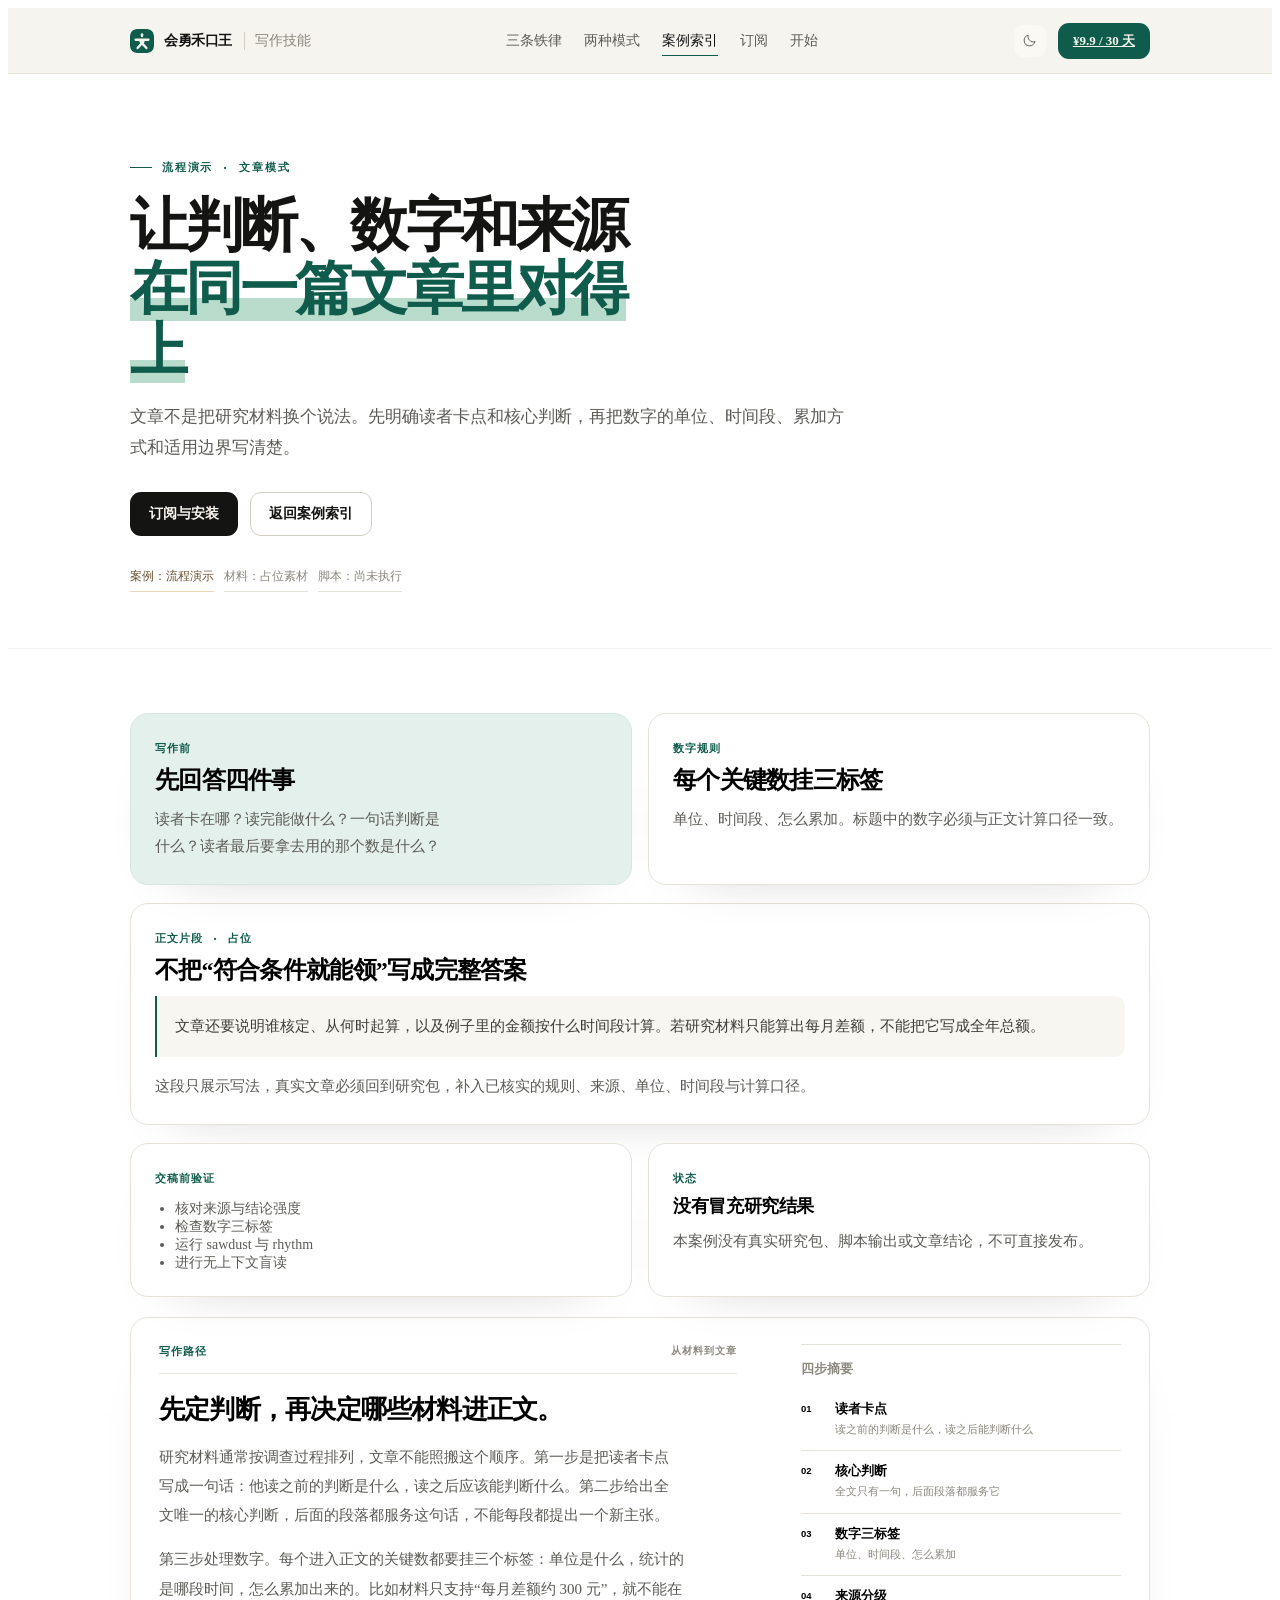
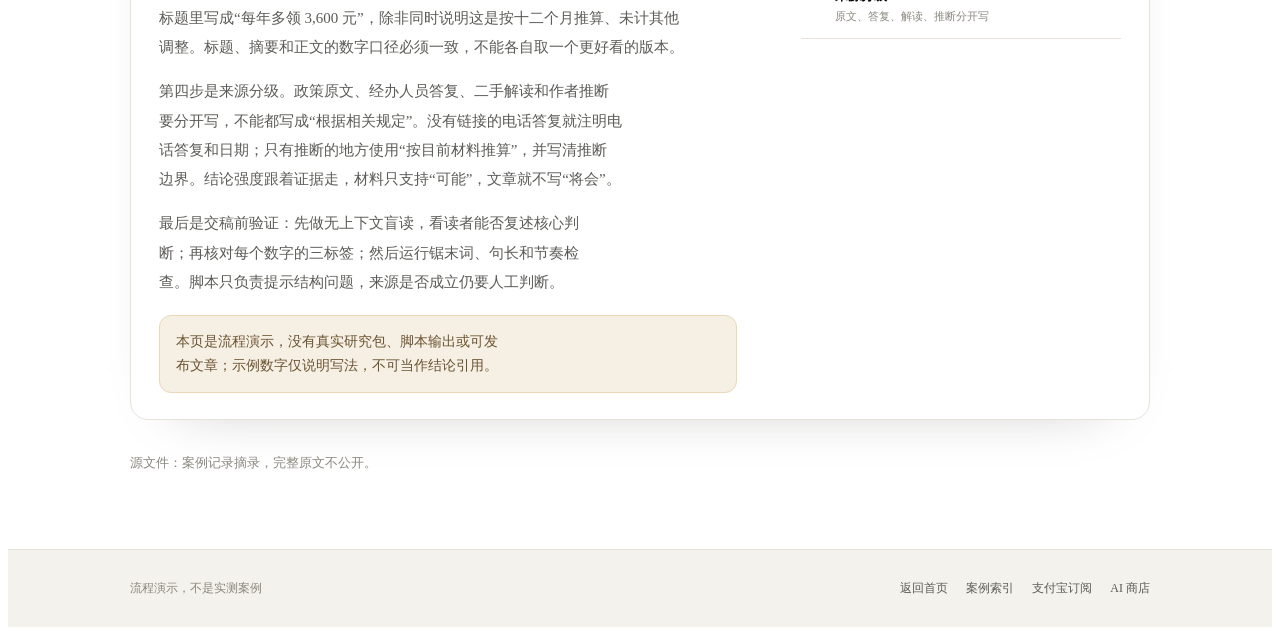
<file: docs/cases/article-from-research.html>
<!doctype html><html lang="zh-CN"><head><meta charset="utf-8"><meta name="viewport" content="width=device-width,initial-scale=1">
<script>(function(){try{var s=localStorage.getItem('hkw-theme');var d=s?s==='dark':matchMedia('(prefers-color-scheme: dark)').matches;document.documentElement.dataset.theme=d?'dark':'light';}catch(e){document.documentElement.dataset.theme='light';}})();</script><title>从研究材料写文章 · writer-skill 案例</title><link rel="icon" href="../icon.svg?v=3" type="image/svg+xml"><link rel="stylesheet" href="../tokens.css?v=7"><link rel="stylesheet" href="style.css?v=8"><link rel="stylesheet" href="case-upgrade.css?v=10"></head><body><header class="top"><div class="wrap top-inner"><a class="brand" href="../index.html"><img class="brand-icon" src="../icon.svg?v=3" width="24" height="24" alt=""><span>会勇禾口王</span><span class="brand-sub">写作技能</span></a><nav class="nav" aria-label="主导航"><a href="../index.html#laws">三条铁律</a><a href="../index.html#modes">两种模式</a><a class="is-current" href="../index.html#more-cases">案例索引</a><a href="../index.html#plans">订阅</a><a href="../index.html#install">开始</a></nav><div class="top-actions"><button class="theme-toggle" type="button" aria-label="切换亮色 / 暗色" title="切换亮色 / 暗色"><svg class="i-moon" viewBox="0 0 24 24" aria-hidden="true"><path d="M20.4 14.1A8.6 8.6 0 0 1 9.9 3.6 8.6 8.6 0 1 0 20.4 14.1Z"/></svg><svg class="i-sun" viewBox="0 0 24 24" aria-hidden="true"><circle cx="12" cy="12" r="4.1"/><path d="M12 2.4v2.2M12 19.4v2.2M4.9 4.9l1.6 1.6M17.5 17.5l1.6 1.6M2.4 12h2.2M19.4 12h2.2M4.9 19.1l1.6-1.6M17.5 6.5l1.6-1.6"/></svg></button><a class="top-cta" href="../index.html#plans">¥9.9 / 30 天</a></div></div></header><section class="hero"><div class="wrap"><span class="label">流程演示 · 文章模式</span><h1>让判断、数字和来源<br><span>在同一篇文章里对得上</span></h1><p>文章不是把研究材料换个说法。先明确读者卡点和核心判断，再把数字的单位、时间段、累加方式和适用边界写清楚。</p><div class="hero-links"><a class="button primary" href="../index.html#install">订阅与安装</a><a class="button" href="../index.html#more-cases">返回案例索引</a></div><div class="statusbar"><span class="demo">案例：流程演示</span><span>材料：占位素材</span><span>脚本：尚未执行</span></div></div></section><main class="content"><div class="wrap"><div class="grid"><article class="card soft"><span class="tag">写作前</span><h2>先回答四件事</h2><p>读者卡在哪？读完能做什么？一句话判断是什么？读者最后要拿去用的那个数是什么？</p></article><article class="card"><span class="tag">数字规则</span><h2>每个关键数挂三标签</h2><p>单位、时间段、怎么累加。标题中的数字必须与正文计算口径一致。</p></article></div><div class="card" style="margin-top:18px"><span class="tag">正文片段 · 占位</span><h2>不把“符合条件就能领”写成完整答案</h2><blockquote class="quote">文章还要说明谁核定、从何时起算，以及例子里的金额按什么时间段计算。若研究材料只能算出每月差额，不能把它写成全年总额。</blockquote><p style="margin-top:16px">这段只展示写法，真实文章必须回到研究包，补入已核实的规则、来源、单位、时间段与计算口径。</p></div><div class="grid" style="margin-top:18px"><article class="card"><span class="tag">交稿前验证</span><ul><li>核对来源与结论强度</li><li>检查数字三标签</li><li>运行 sawdust 与 rhythm</li><li>进行无上下文盲读</li></ul></article><article class="card"><span class="tag">状态</span><h3>没有冒充研究结果</h3><p>本案例没有真实研究包、脚本输出或文章结论，不可直接发布。</p></article></div><section class="card proof-card proof-card--split">
<div class="proof-main">
<div class="section-heading"><span class="tag">写作路径</span><span class="section-index">从材料到文章</span></div>
<h2>先定判断，再决定哪些材料进正文。</h2>
<p>研究材料通常按调查过程排列，文章不能照搬这个顺序。第一步是把读者卡点写成一句话：他读之前的判断是什么，读之后应该能判断什么。第二步给出全文唯一的核心判断，后面的段落都服务这句话，不能每段都提出一个新主张。</p><p>第三步处理数字。每个进入正文的关键数都要挂三个标签：单位是什么，统计的是哪段时间，怎么累加出来的。比如材料只支持“每月差额约 300 元”，就不能在标题里写成“每年多领 3,600 元”，除非同时说明这是按十二个月推算、未计其他调整。标题、摘要和正文的数字口径必须一致，不能各自取一个更好看的版本。</p><p>第四步是来源分级。政策原文、经办人员答复、二手解读和作者推断要分开写，不能都写成“根据相关规定”。没有链接的电话答复就注明电话答复和日期；只有推断的地方使用“按目前材料推算”，并写清推断边界。结论强度跟着证据走，材料只支持“可能”，文章就不写“将会”。</p><p>最后是交稿前验证：先做无上下文盲读，看读者能否复述核心判断；再核对每个数字的三标签；然后运行锯末词、句长和节奏检查。脚本只负责提示结构问题，来源是否成立仍要人工判断。</p>
<div class="notice" style="margin-top:18px">本页是流程演示，没有真实研究包、脚本输出或可发布文章；示例数字仅说明写法，不可当作结论引用。</div>
</div>
<aside class="proof-aside" aria-label="写作路径四步">
<span class="aside-k">四步摘要</span>
<ol>
<li><b>01</b><span>读者卡点</span><em>读之前的判断是什么，读之后能判断什么</em></li>
<li><b>02</b><span>核心判断</span><em>全文只有一句，后面段落都服务它</em></li>
<li><b>03</b><span>数字三标签</span><em>单位、时间段、怎么累加</em></li>
<li><b>04</b><span>来源分级</span><em>原文、答复、解读、推断分开写</em></li>
</ol>
</aside>
</section>
<p class="source">源文件：案例记录摘录，完整原文不公开。</p></div></main><footer class="footer"><div class="wrap"><span>流程演示，不是实测案例</span><div class="footer-links"><a href="../index.html">返回首页</a><a href="../index.html#more-cases">案例索引</a><a href="../index.html#buy">支付宝订阅</a><a href="https://skillpay.alipay.com/public/huiyonghkw" target="_blank" rel="noreferrer">AI 商店</a></div></div></footer><script>(function(){var b=document.querySelectorAll('.theme-toggle');if(!b.length)return;var sync=function(){var d=document.documentElement.dataset.theme==='dark';b.forEach(function(x){x.setAttribute('aria-label',d?'切换到亮色模式':'切换到暗色模式');x.setAttribute('title',d?'切换到亮色模式':'切换到暗色模式');});};b.forEach(function(x){x.addEventListener('click',function(){var n=document.documentElement.dataset.theme==='dark'?'light':'dark';document.documentElement.dataset.theme=n;try{localStorage.setItem('hkw-theme',n)}catch(e){}sync();});});sync();})();</script></body></html>
</file>
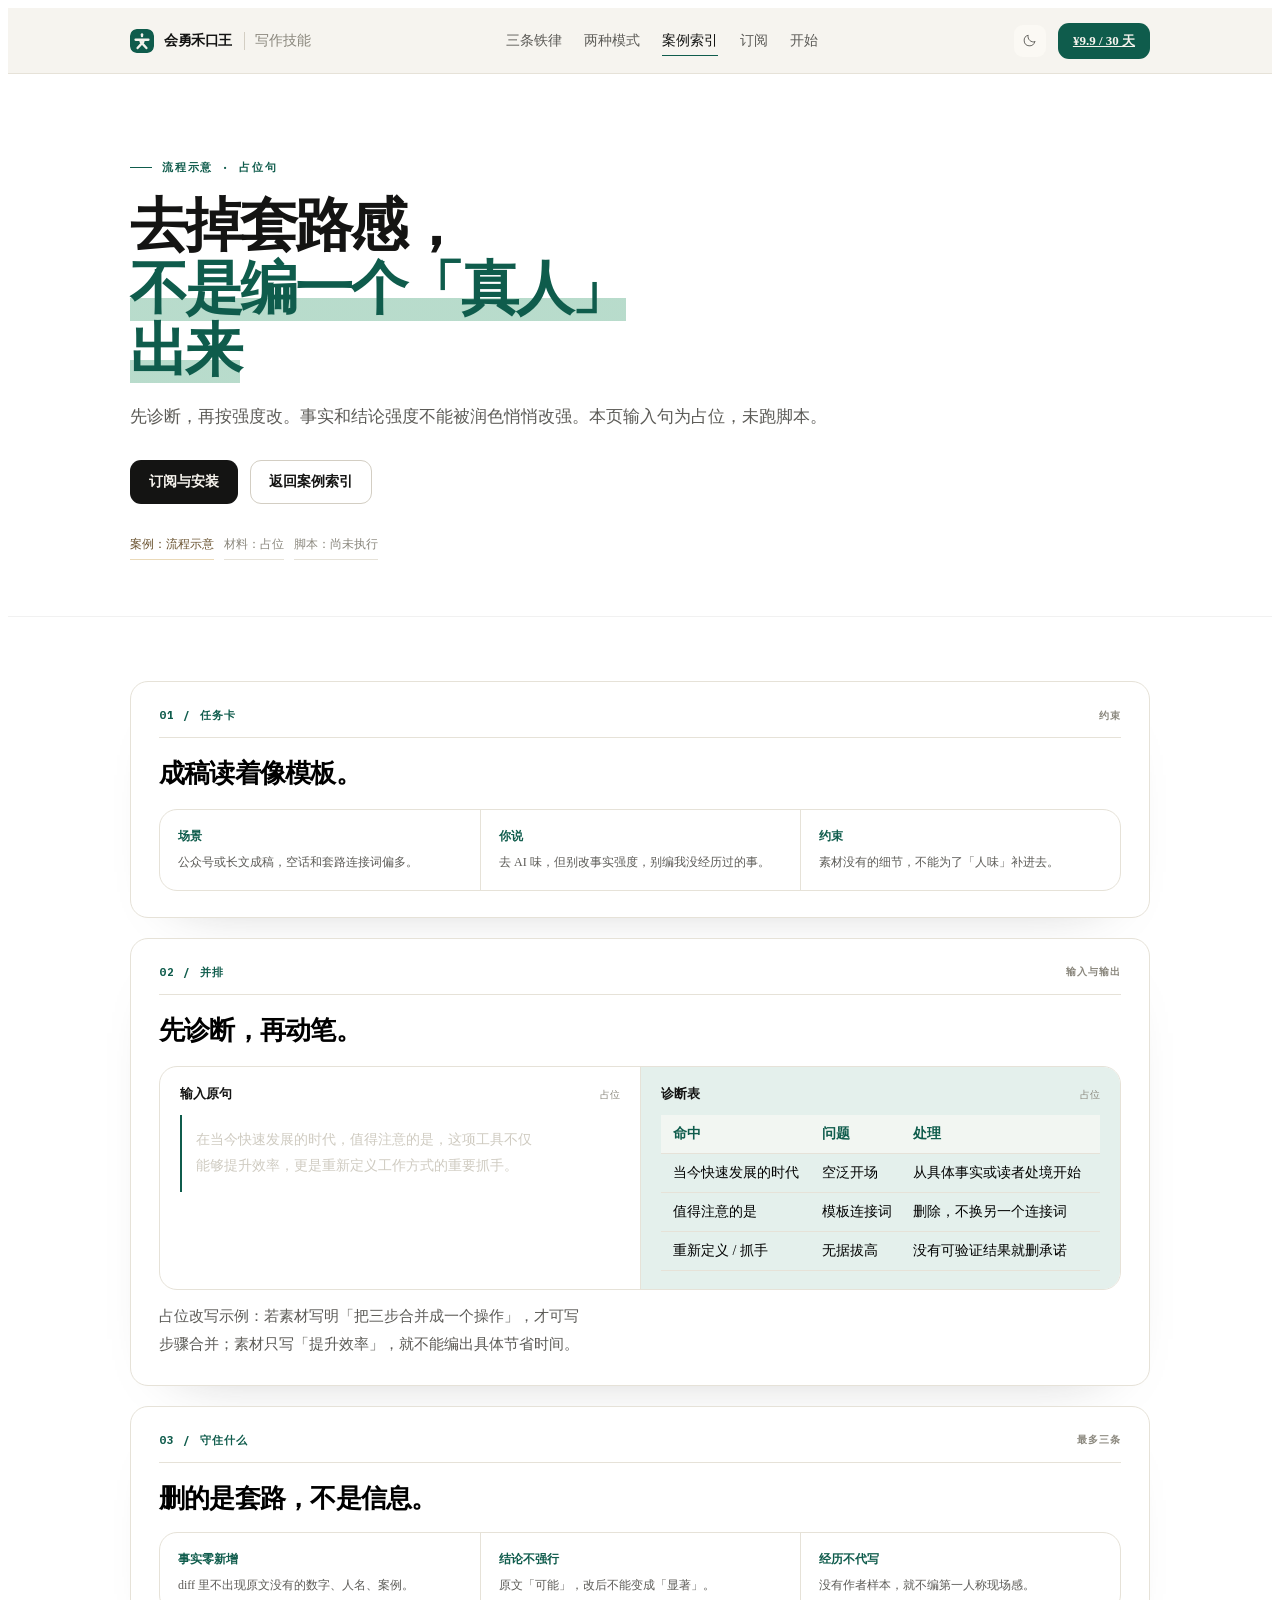
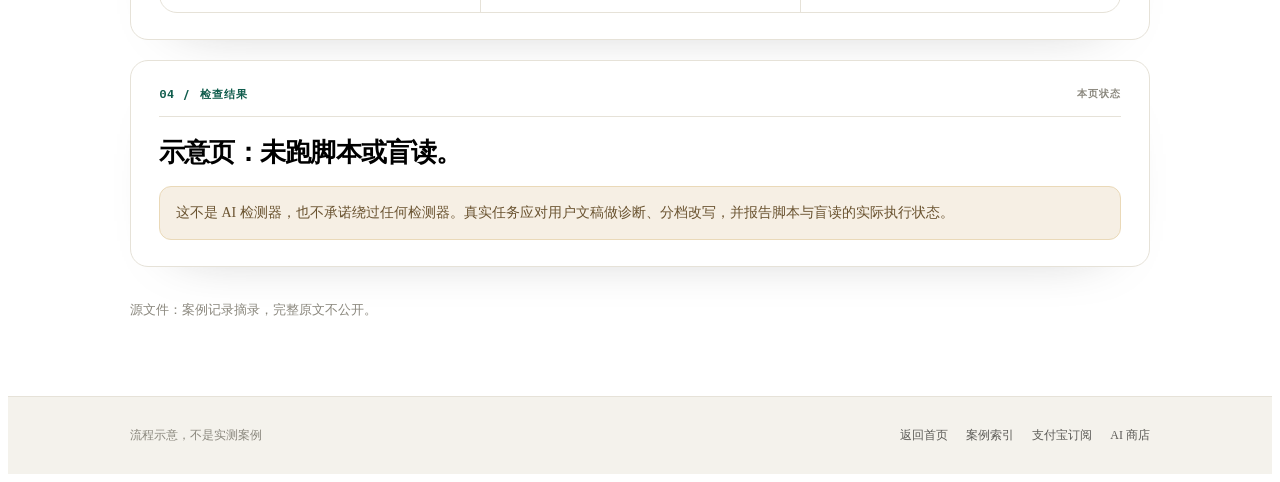
<file: docs/cases/deai-rewrite.html>
<!doctype html><html lang="zh-CN"><head><meta charset="utf-8"><meta name="viewport" content="width=device-width,initial-scale=1">
<script>(function(){try{var s=localStorage.getItem('hkw-theme');var d=s?s==='dark':matchMedia('(prefers-color-scheme: dark)').matches;document.documentElement.dataset.theme=d?'dark':'light';}catch(e){document.documentElement.dataset.theme='light';}})();</script><title>文章去 AI 味 · writer-skill 案例</title><link rel="icon" href="../icon.svg?v=3" type="image/svg+xml"><link rel="stylesheet" href="../tokens.css?v=7"><link rel="stylesheet" href="style.css?v=8"><link rel="stylesheet" href="case-upgrade.css?v=10"></head><body><header class="top"><div class="wrap top-inner"><a class="brand" href="../index.html"><img class="brand-icon" src="../icon.svg?v=3" width="24" height="24" alt=""><span>会勇禾口王</span><span class="brand-sub">写作技能</span></a><nav class="nav" aria-label="主导航"><a href="../index.html#laws">三条铁律</a><a href="../index.html#modes">两种模式</a><a class="is-current" href="../index.html#more-cases">案例索引</a><a href="../index.html#plans">订阅</a><a href="../index.html#install">开始</a></nav><div class="top-actions"><button class="theme-toggle" type="button" aria-label="切换亮色 / 暗色" title="切换亮色 / 暗色"><svg class="i-moon" viewBox="0 0 24 24" aria-hidden="true"><path d="M20.4 14.1A8.6 8.6 0 0 1 9.9 3.6 8.6 8.6 0 1 0 20.4 14.1Z"/></svg><svg class="i-sun" viewBox="0 0 24 24" aria-hidden="true"><circle cx="12" cy="12" r="4.1"/><path d="M12 2.4v2.2M12 19.4v2.2M4.9 4.9l1.6 1.6M17.5 17.5l1.6 1.6M2.4 12h2.2M19.4 12h2.2M4.9 19.1l1.6-1.6M17.5 6.5l1.6-1.6"/></svg></button><a class="top-cta" href="../index.html#plans">¥9.9 / 30 天</a></div></div></header><section class="hero"><div class="wrap"><span class="label">流程示意 · 占位句</span><h1>去掉套路感，<br><span>不是编一个「真人」出来</span></h1><p>先诊断，再按强度改。事实和结论强度不能被润色悄悄改强。本页输入句为占位，未跑脚本。</p><div class="hero-links"><a class="button primary" href="../index.html#install">订阅与安装</a><a class="button" href="../index.html#more-cases">返回案例索引</a></div><div class="statusbar"><span class="demo">案例：流程示意</span><span>材料：占位</span><span>脚本：尚未执行</span></div></div></section><main class="content"><div class="wrap">

<section class="card proof-card" style="margin-top:0"><div class="section-heading"><span class="tag">01 / 任务卡</span><span class="section-index">约束</span></div><h2>成稿读着像模板。</h2><div class="proof-reason" style="margin-top:18px"><div><b>场景</b><p>公众号或长文成稿，空话和套路连接词偏多。</p></div><div><b>你说</b><p>去 AI 味，但别改事实强度，别编我没经历过的事。</p></div><div><b>约束</b><p>素材没有的细节，不能为了「人味」补进去。</p></div></div></section>

<section class="card proof-card"><div class="section-heading"><span class="tag">02 / 并排</span><span class="section-index">输入与输出</span></div><h2>先诊断，再动笔。</h2><div class="proof-grid"><article class="proof-side"><span class="proof-label">输入原句 <small>占位</small></span><blockquote class="quote">在当今快速发展的时代，值得注意的是，这项工具不仅能够提升效率，更是重新定义工作方式的重要抓手。</blockquote></article><article class="proof-side proof-after"><span class="proof-label">诊断表 <small>占位</small></span><div class="table-wrap"><table class="table" style="margin:0"><thead><tr><th>命中</th><th>问题</th><th>处理</th></tr></thead><tbody><tr><td>当今快速发展的时代</td><td>空泛开场</td><td>从具体事实或读者处境开始</td></tr><tr><td>值得注意的是</td><td>模板连接词</td><td>删除，不换另一个连接词</td></tr><tr><td>重新定义 / 抓手</td><td>无据拔高</td><td>没有可验证结果就删承诺</td></tr></tbody></table></div></article></div><p class="evidence-caption">占位改写示例：若素材写明「把三步合并成一个操作」，才可写步骤合并；素材只写「提升效率」，就不能编出具体节省时间。</p></section>

<section class="card proof-card"><div class="section-heading"><span class="tag">03 / 守住什么</span><span class="section-index">最多三条</span></div><h2>删的是套路，不是信息。</h2><div class="proof-reason"><div><b>事实零新增</b><p>diff 里不出现原文没有的数字、人名、案例。</p></div><div><b>结论不强行</b><p>原文「可能」，改后不能变成「显著」。</p></div><div><b>经历不代写</b><p>没有作者样本，就不编第一人称现场感。</p></div></div></section>

<section class="card proof-card"><div class="section-heading"><span class="tag">04 / 检查结果</span><span class="section-index">本页状态</span></div><h2>示意页：未跑脚本或盲读。</h2><aside class="notice proof-notice" style="margin-top:0">这不是 AI 检测器，也不承诺绕过任何检测器。真实任务应对用户文稿做诊断、分档改写，并报告脚本与盲读的实际执行状态。</aside></section>

<p class="source">源文件：案例记录摘录，完整原文不公开。</p></div></main><footer class="footer"><div class="wrap"><span>流程示意，不是实测案例</span><div class="footer-links"><a href="../index.html">返回首页</a><a href="../index.html#more-cases">案例索引</a><a href="../index.html#buy">支付宝订阅</a><a href="https://skillpay.alipay.com/public/huiyonghkw" target="_blank" rel="noreferrer">AI 商店</a></div></div></footer><script>(function(){var b=document.querySelectorAll('.theme-toggle');if(!b.length)return;var sync=function(){var d=document.documentElement.dataset.theme==='dark';b.forEach(function(x){x.setAttribute('aria-label',d?'切换到亮色模式':'切换到暗色模式');x.setAttribute('title',d?'切换到亮色模式':'切换到暗色模式');});};b.forEach(function(x){x.addEventListener('click',function(){var n=document.documentElement.dataset.theme==='dark'?'light':'dark';document.documentElement.dataset.theme=n;try{localStorage.setItem('hkw-theme',n)}catch(e){}sync();});});sync();})();</script></body></html>
</file>
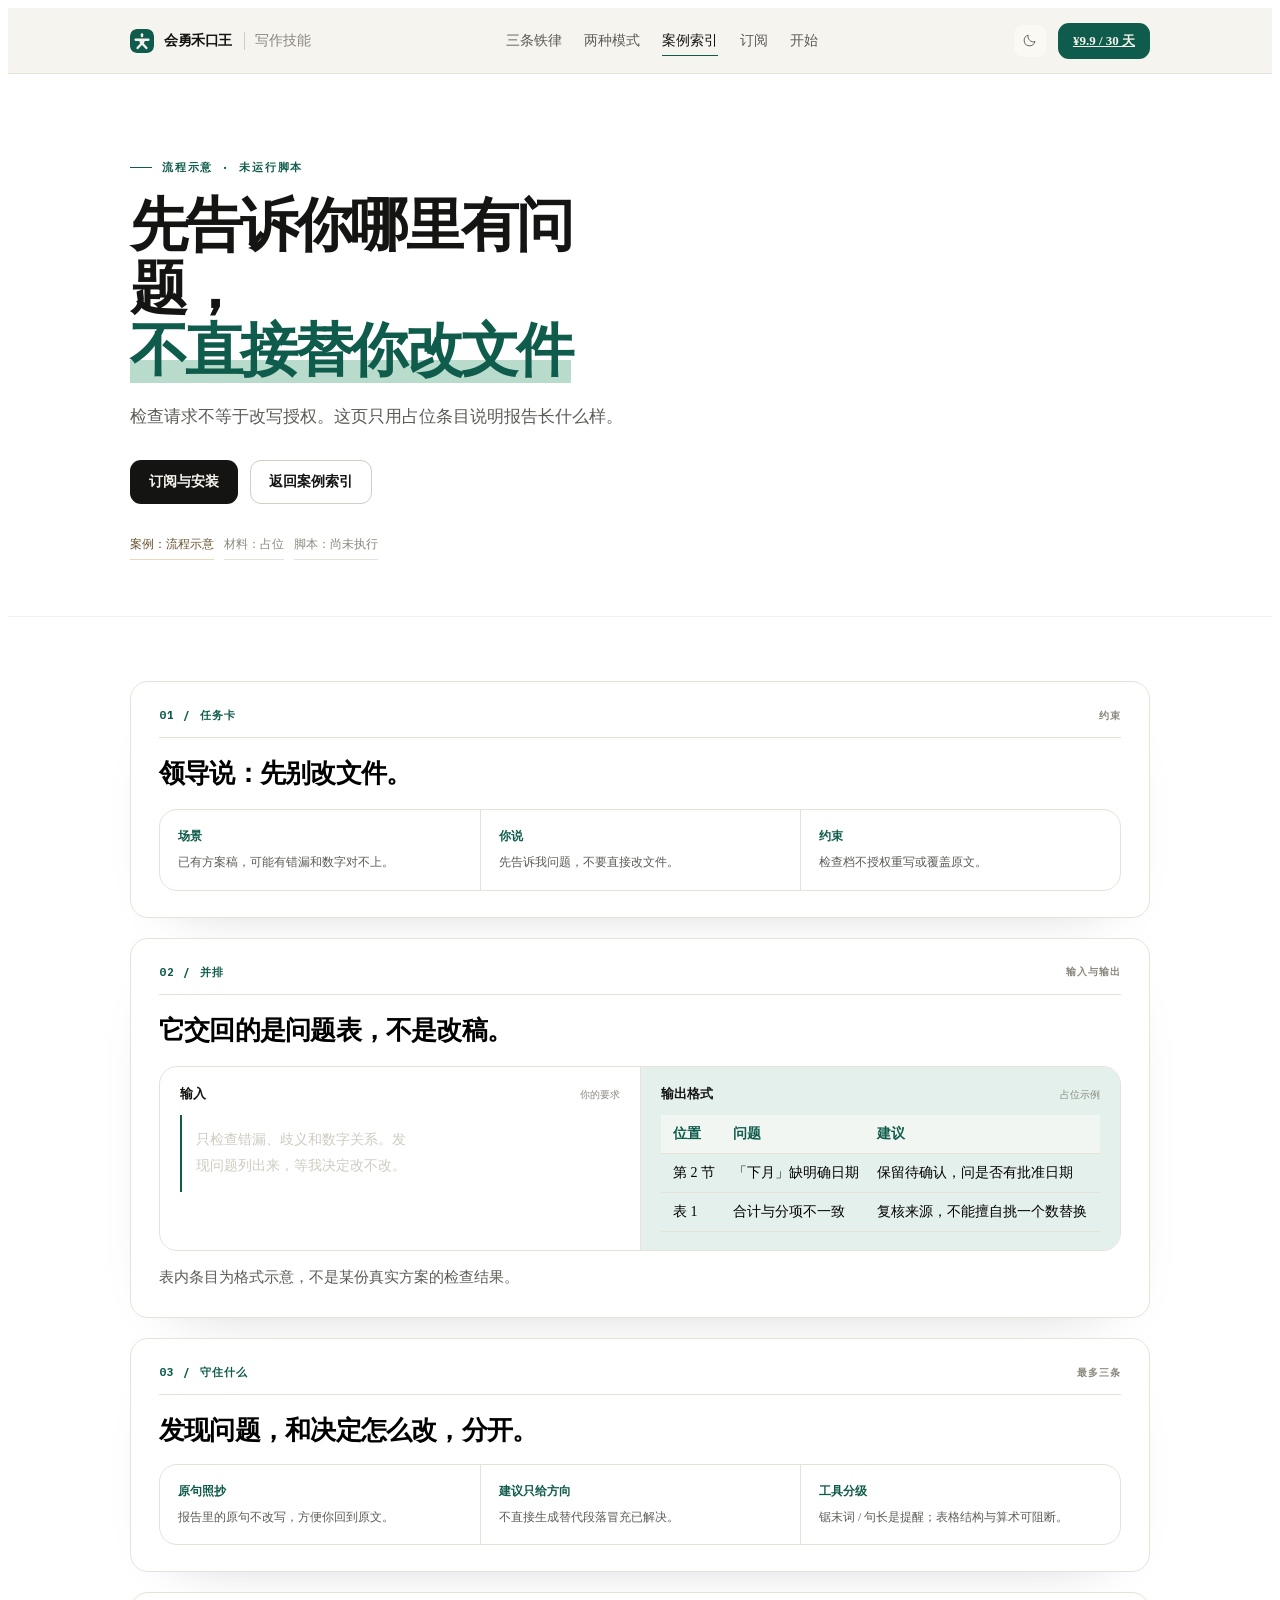
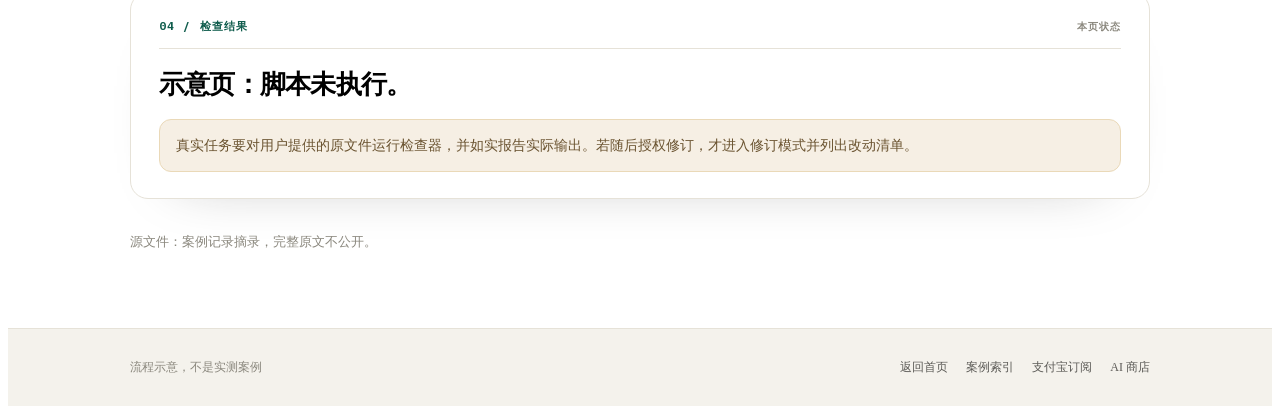
<file: docs/cases/doc-checkup-only.html>
<!doctype html><html lang="zh-CN"><head><meta charset="utf-8"><meta name="viewport" content="width=device-width,initial-scale=1">
<script>(function(){try{var s=localStorage.getItem('hkw-theme');var d=s?s==='dark':matchMedia('(prefers-color-scheme: dark)').matches;document.documentElement.dataset.theme=d?'dark':'light';}catch(e){document.documentElement.dataset.theme='light';}})();</script><title>只检查不改写 · writer-skill 案例</title><link rel="icon" href="../icon.svg?v=3" type="image/svg+xml"><link rel="stylesheet" href="../tokens.css?v=7"><link rel="stylesheet" href="style.css?v=8"><link rel="stylesheet" href="case-upgrade.css?v=10"></head><body><header class="top"><div class="wrap top-inner"><a class="brand" href="../index.html"><img class="brand-icon" src="../icon.svg?v=3" width="24" height="24" alt=""><span>会勇禾口王</span><span class="brand-sub">写作技能</span></a><nav class="nav" aria-label="主导航"><a href="../index.html#laws">三条铁律</a><a href="../index.html#modes">两种模式</a><a class="is-current" href="../index.html#more-cases">案例索引</a><a href="../index.html#plans">订阅</a><a href="../index.html#install">开始</a></nav><div class="top-actions"><button class="theme-toggle" type="button" aria-label="切换亮色 / 暗色" title="切换亮色 / 暗色"><svg class="i-moon" viewBox="0 0 24 24" aria-hidden="true"><path d="M20.4 14.1A8.6 8.6 0 0 1 9.9 3.6 8.6 8.6 0 1 0 20.4 14.1Z"/></svg><svg class="i-sun" viewBox="0 0 24 24" aria-hidden="true"><circle cx="12" cy="12" r="4.1"/><path d="M12 2.4v2.2M12 19.4v2.2M4.9 4.9l1.6 1.6M17.5 17.5l1.6 1.6M2.4 12h2.2M19.4 12h2.2M4.9 19.1l1.6-1.6M17.5 6.5l1.6-1.6"/></svg></button><a class="top-cta" href="../index.html#plans">¥9.9 / 30 天</a></div></div></header><section class="hero"><div class="wrap"><span class="label">流程示意 · 未运行脚本</span><h1>先告诉你哪里有问题，<br><span>不直接替你改文件</span></h1><p>检查请求不等于改写授权。这页只用占位条目说明报告长什么样。</p><div class="hero-links"><a class="button primary" href="../index.html#install">订阅与安装</a><a class="button" href="../index.html#more-cases">返回案例索引</a></div><div class="statusbar"><span class="demo">案例：流程示意</span><span>材料：占位</span><span>脚本：尚未执行</span></div></div></section><main class="content"><div class="wrap">

<section class="card proof-card" style="margin-top:0"><div class="section-heading"><span class="tag">01 / 任务卡</span><span class="section-index">约束</span></div><h2>领导说：先别改文件。</h2><div class="proof-reason" style="margin-top:18px"><div><b>场景</b><p>已有方案稿，可能有错漏和数字对不上。</p></div><div><b>你说</b><p>先告诉我问题，不要直接改文件。</p></div><div><b>约束</b><p>检查档不授权重写或覆盖原文。</p></div></div></section>

<section class="card proof-card"><div class="section-heading"><span class="tag">02 / 并排</span><span class="section-index">输入与输出</span></div><h2>它交回的是问题表，不是改稿。</h2><div class="proof-grid"><article class="proof-side"><span class="proof-label">输入 <small>你的要求</small></span><blockquote class="quote">只检查错漏、歧义和数字关系。发现问题列出来，等我决定改不改。</blockquote></article><article class="proof-side proof-after"><span class="proof-label">输出格式 <small>占位示例</small></span><div class="table-wrap"><table class="table" style="margin:0"><thead><tr><th>位置</th><th>问题</th><th>建议</th></tr></thead><tbody><tr><td>第 2 节</td><td>「下月」缺明确日期</td><td>保留待确认，问是否有批准日期</td></tr><tr><td>表 1</td><td>合计与分项不一致</td><td>复核来源，不能擅自挑一个数替换</td></tr></tbody></table></div></article></div><p class="evidence-caption">表内条目为格式示意，不是某份真实方案的检查结果。</p></section>

<section class="card proof-card"><div class="section-heading"><span class="tag">03 / 守住什么</span><span class="section-index">最多三条</span></div><h2>发现问题，和决定怎么改，分开。</h2><div class="proof-reason"><div><b>原句照抄</b><p>报告里的原句不改写，方便你回到原文。</p></div><div><b>建议只给方向</b><p>不直接生成替代段落冒充已解决。</p></div><div><b>工具分级</b><p>锯末词 / 句长是提醒；表格结构与算术可阻断。</p></div></div></section>

<section class="card proof-card"><div class="section-heading"><span class="tag">04 / 检查结果</span><span class="section-index">本页状态</span></div><h2>示意页：脚本未执行。</h2><aside class="notice proof-notice" style="margin-top:0">真实任务要对用户提供的原文件运行检查器，并如实报告实际输出。若随后授权修订，才进入修订模式并列出改动清单。</aside></section>

<p class="source">源文件：案例记录摘录，完整原文不公开。</p></div></main><footer class="footer"><div class="wrap"><span>流程示意，不是实测案例</span><div class="footer-links"><a href="../index.html">返回首页</a><a href="../index.html#more-cases">案例索引</a><a href="../index.html#buy">支付宝订阅</a><a href="https://skillpay.alipay.com/public/huiyonghkw" target="_blank" rel="noreferrer">AI 商店</a></div></div></footer><script>(function(){var b=document.querySelectorAll('.theme-toggle');if(!b.length)return;var sync=function(){var d=document.documentElement.dataset.theme==='dark';b.forEach(function(x){x.setAttribute('aria-label',d?'切换到亮色模式':'切换到暗色模式');x.setAttribute('title',d?'切换到亮色模式':'切换到暗色模式');});};b.forEach(function(x){x.addEventListener('click',function(){var n=document.documentElement.dataset.theme==='dark'?'light':'dark';document.documentElement.dataset.theme=n;try{localStorage.setItem('hkw-theme',n)}catch(e){}sync();});});sync();})();</script></body></html>
</file>
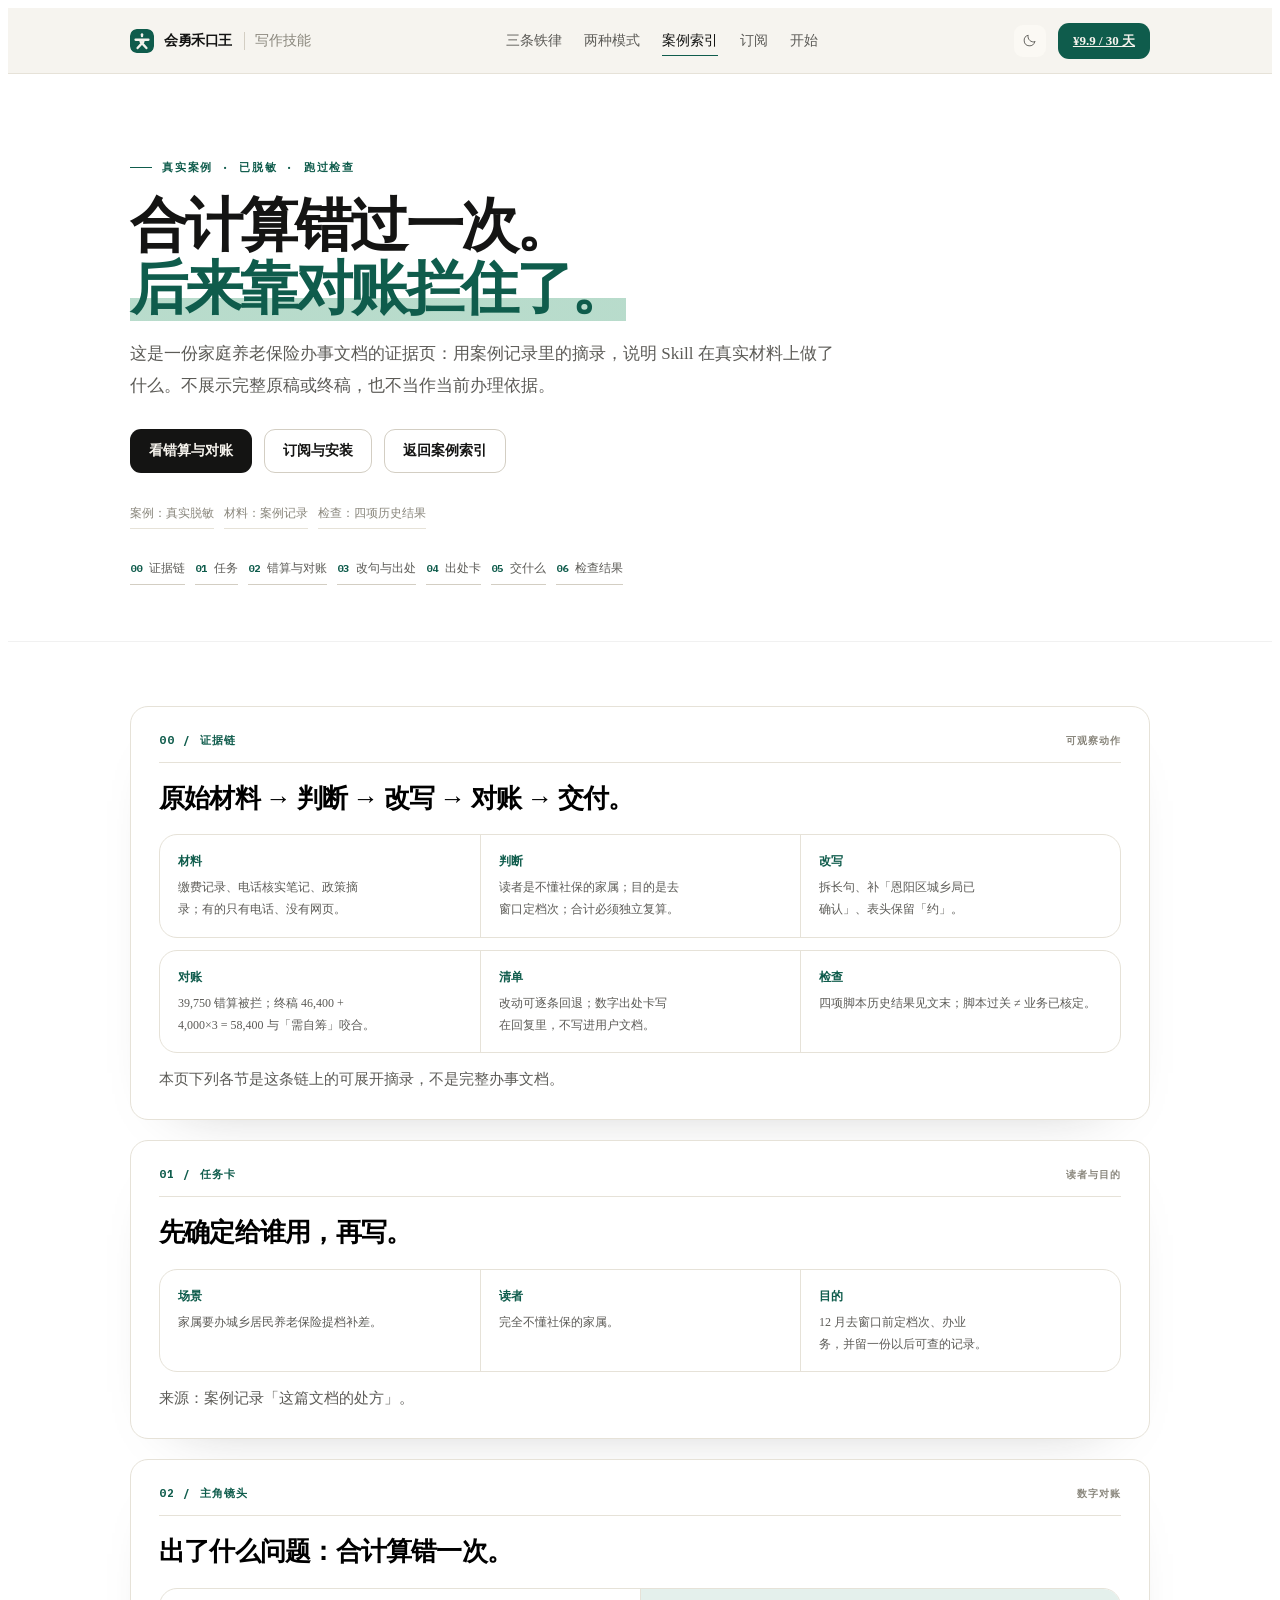
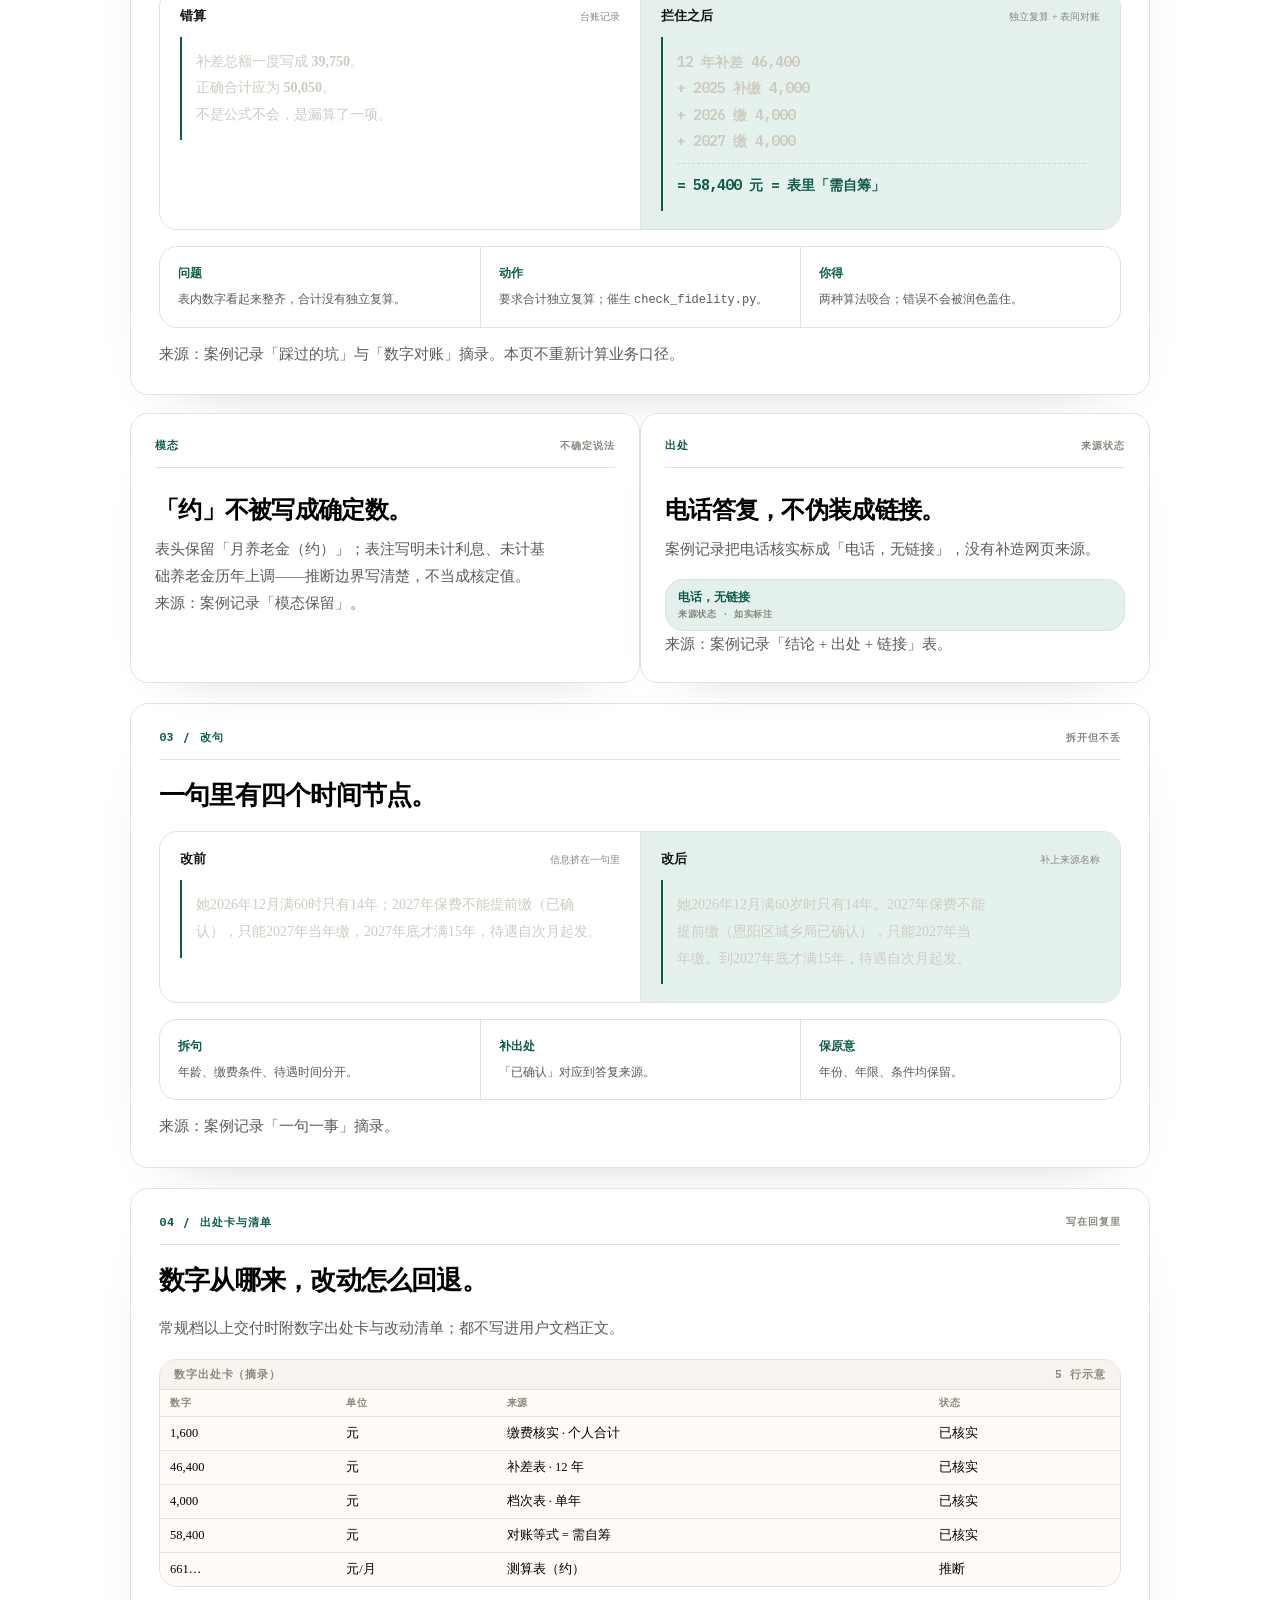
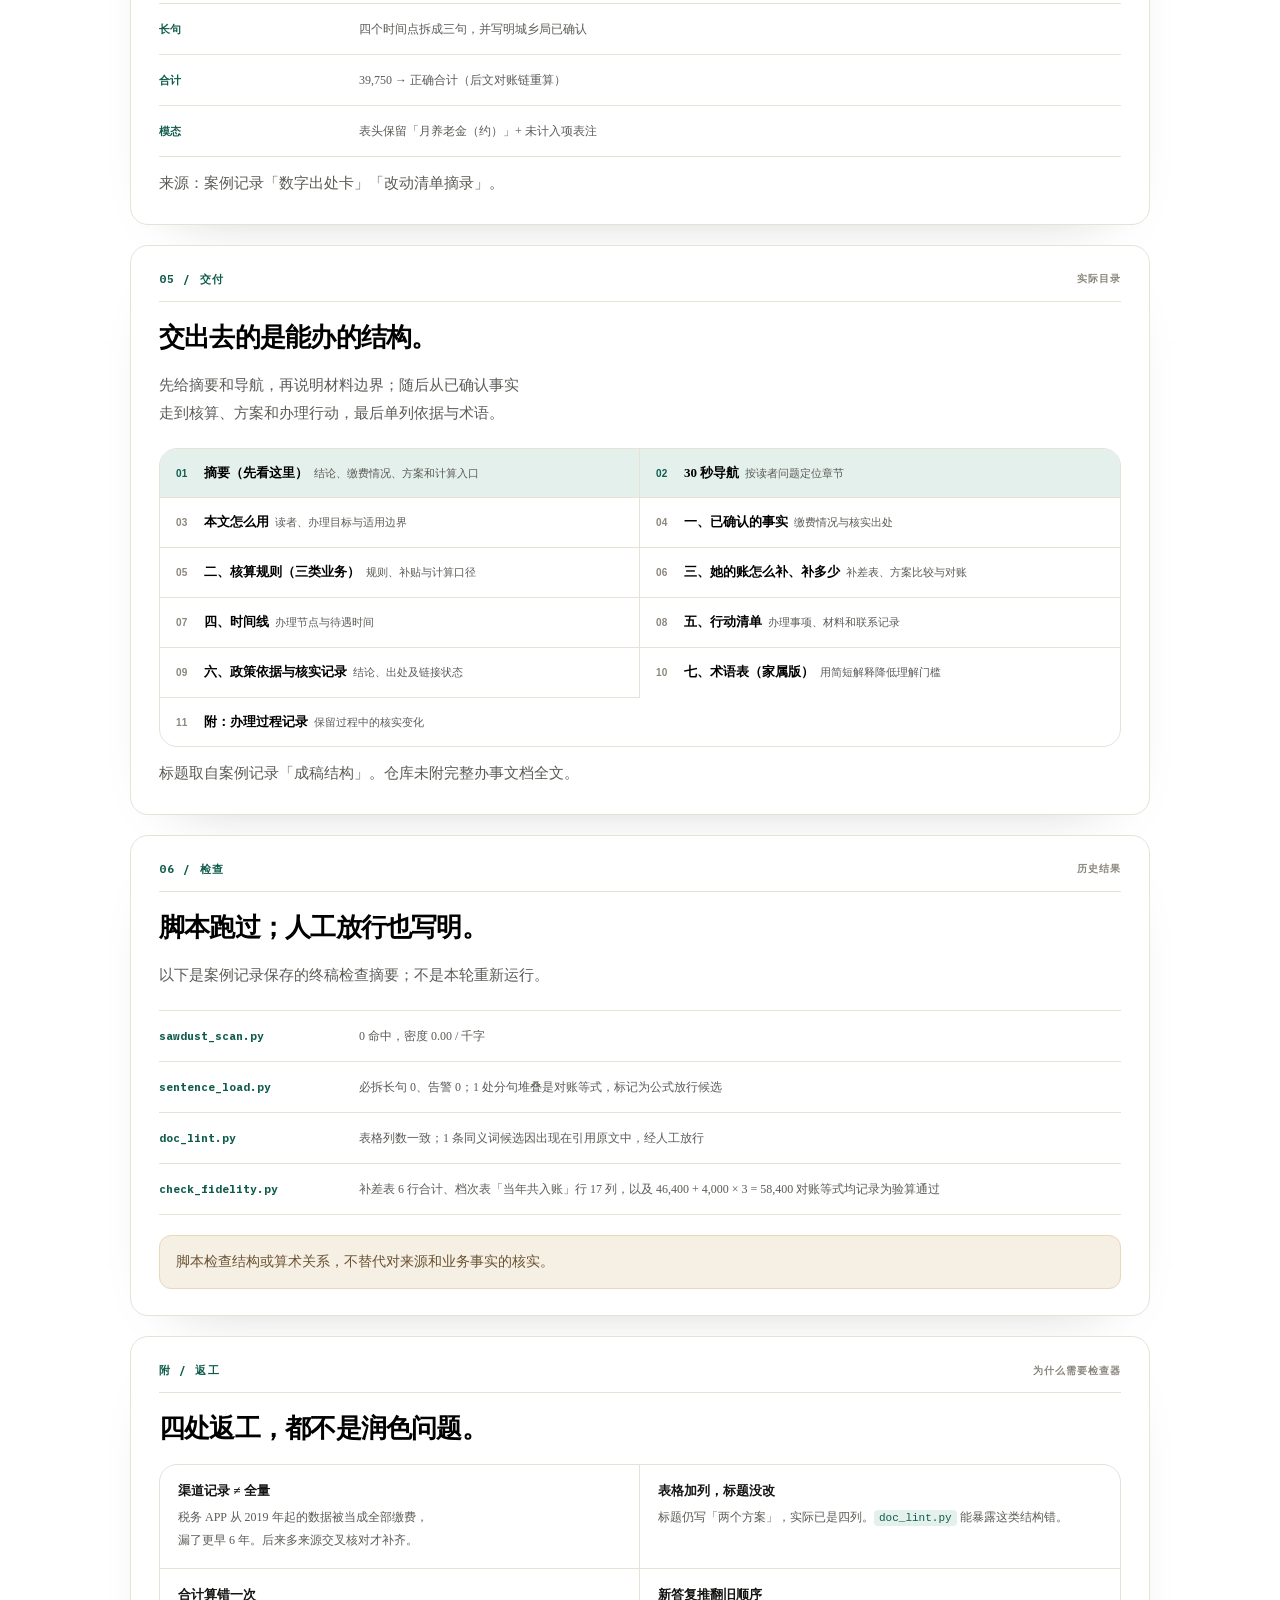
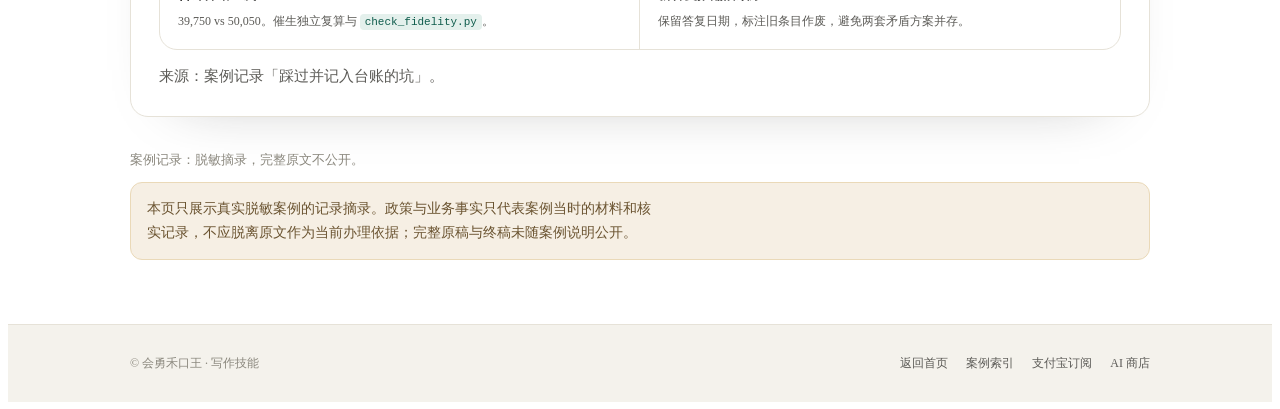
<file: docs/cases/family-pension-case.html>
<!doctype html><html lang="zh-CN"><head><meta charset="utf-8"><meta name="viewport" content="width=device-width,initial-scale=1">
<script>(function(){try{var s=localStorage.getItem('hkw-theme');var d=s?s==='dark':matchMedia('(prefers-color-scheme: dark)').matches;document.documentElement.dataset.theme=d?'dark':'light';}catch(e){document.documentElement.dataset.theme='light';}})();</script><title>家庭办事文档 · writer-skill 案例</title><link rel="icon" href="../icon.svg?v=3" type="image/svg+xml"><link rel="stylesheet" href="../tokens.css?v=7"><link rel="stylesheet" href="style.css?v=8"><link rel="stylesheet" href="case-upgrade.css?v=10"></head><body><header class="top"><div class="wrap top-inner"><a class="brand" href="../index.html"><img class="brand-icon" src="../icon.svg?v=3" width="24" height="24" alt=""><span>会勇禾口王</span><span class="brand-sub">写作技能</span></a><nav class="nav" aria-label="主导航"><a href="../index.html#laws">三条铁律</a><a href="../index.html#modes">两种模式</a><a class="is-current" href="../index.html#more-cases">案例索引</a><a href="../index.html#plans">订阅</a><a href="../index.html#install">开始</a></nav><div class="top-actions"><button class="theme-toggle" type="button" aria-label="切换亮色 / 暗色" title="切换亮色 / 暗色"><svg class="i-moon" viewBox="0 0 24 24" aria-hidden="true"><path d="M20.4 14.1A8.6 8.6 0 0 1 9.9 3.6 8.6 8.6 0 1 0 20.4 14.1Z"/></svg><svg class="i-sun" viewBox="0 0 24 24" aria-hidden="true"><circle cx="12" cy="12" r="4.1"/><path d="M12 2.4v2.2M12 19.4v2.2M4.9 4.9l1.6 1.6M17.5 17.5l1.6 1.6M2.4 12h2.2M19.4 12h2.2M4.9 19.1l1.6-1.6M17.5 6.5l1.6-1.6"/></svg></button><a class="top-cta" href="../index.html#plans">¥9.9 / 30 天</a></div></div></header><section class="hero"><div class="wrap"><span class="label">真实案例 · 已脱敏 · 跑过检查</span><h1>合计算错过一次。<br><span>后来靠对账拦住了。</span></h1><p>这是一份家庭养老保险办事文档的证据页：用案例记录里的摘录，说明 Skill 在真实材料上做了什么。不展示完整原稿或终稿，也不当作当前办理依据。</p><div class="hero-links"><a class="button primary" href="#case-numbers">看错算与对账</a><a class="button" href="../index.html#install">订阅与安装</a><a class="button" href="../index.html#more-cases">返回案例索引</a></div><div class="statusbar"><span>案例：真实脱敏</span><span>材料：案例记录</span><span>检查：四项历史结果</span></div><nav class="case-jump" aria-label="案例内容导航"><a href="#case-chain"><b>00</b> 证据链</a><a href="#case-task"><b>01</b> 任务</a><a href="#case-numbers"><b>02</b> 错算与对账</a><a href="#case-rewrite"><b>03</b> 改句与出处</a><a href="#case-ledger"><b>04</b> 出处卡</a><a href="#case-structure"><b>05</b> 交什么</a><a href="#case-checks"><b>06</b> 检查结果</a></nav></div></section><main class="content"><div class="wrap">

<section id="case-chain" class="card proof-card" style="margin-top:0"><div class="section-heading"><span class="tag">00 / 证据链</span><span class="section-index">可观察动作</span></div><h2>原始材料 → 判断 → 改写 → 对账 → 交付。</h2><div class="proof-reason" style="margin-top:18px"><div><b>材料</b><p>缴费记录、电话核实笔记、政策摘录；有的只有电话、没有网页。</p></div><div><b>判断</b><p>读者是不懂社保的家属；目的是去窗口定档次；合计必须独立复算。</p></div><div><b>改写</b><p>拆长句、补「恩阳区城乡局已确认」、表头保留「约」。</p></div></div><div class="proof-reason" style="margin-top:12px"><div><b>对账</b><p>39,750 错算被拦；终稿 46,400 + 4,000×3 = 58,400 与「需自筹」咬合。</p></div><div><b>清单</b><p>改动可逐条回退；数字出处卡写在回复里，不写进用户文档。</p></div><div><b>检查</b><p>四项脚本历史结果见文末；脚本过关 ≠ 业务已核定。</p></div></div><p class="evidence-caption">本页下列各节是这条链上的可展开摘录，不是完整办事文档。</p></section>

<section id="case-task" class="card proof-card"><div class="section-heading"><span class="tag">01 / 任务卡</span><span class="section-index">读者与目的</span></div><h2>先确定给谁用，再写。</h2><div class="proof-reason" style="margin-top:18px"><div><b>场景</b><p>家属要办城乡居民养老保险提档补差。</p></div><div><b>读者</b><p>完全不懂社保的家属。</p></div><div><b>目的</b><p>12 月去窗口前定档次、办业务，并留一份以后可查的记录。</p></div></div><p class="evidence-caption">来源：案例记录「这篇文档的处方」。</p></section>

<section id="case-numbers" class="card proof-card"><div class="section-heading"><span class="tag">02 / 主角镜头</span><span class="section-index">数字对账</span></div><h2>出了什么问题：合计算错一次。</h2><div class="proof-grid"><article class="proof-side"><span class="proof-label">错算 <small>台账记录</small></span><blockquote class="quote">补差总额一度写成 <b>39,750</b>。<br>正确合计应为 <b>50,050</b>。<br>不是公式不会，是漏算了一项。</blockquote></article><article class="proof-side proof-after"><span class="proof-label">拦住之后 <small>独立复算 + 表间对账</small></span><blockquote class="quote quote-formula">12 年补差 46,400<br>+ 2025 补缴 4,000<br>+ 2026 缴 4,000<br>+ 2027 缴 4,000<br><span>= 58,400 元 = 表里「需自筹」</span></blockquote></article></div><div class="proof-reason"><div><b>问题</b><p>表内数字看起来整齐，合计没有独立复算。</p></div><div><b>动作</b><p>要求合计独立复算；催生 <code>check_fidelity.py</code>。</p></div><div><b>你得</b><p>两种算法咬合；错误不会被润色盖住。</p></div></div><p class="evidence-caption">来源：案例记录「踩过的坑」与「数字对账」摘录。本页不重新计算业务口径。</p></section>

<div class="grid proof-grid evidence-pair" style="margin-top:18px"><article class="card"><div class="section-heading"><span class="tag">模态</span><span class="section-index">不确定说法</span></div><h2>「约」不被写成确定数。</h2><p>表头保留「月养老金（约）」；表注写明未计利息、未计基础养老金历年上调——推断边界写清楚，不当成核定值。</p><p class="evidence-caption">来源：案例记录「模态保留」。</p></article><article class="card source-card"><div class="section-heading"><span class="tag">出处</span><span class="section-index">来源状态</span></div><h2>电话答复，不伪装成链接。</h2><p>案例记录把电话核实标成「电话，无链接」，没有补造网页来源。</p><div class="source-stamp"><span>电话，无链接</span><small>来源状态 · 如实标注</small></div><p class="evidence-caption">来源：案例记录「结论 + 出处 + 链接」表。</p></article></div>

<section id="case-rewrite" class="card proof-card"><div class="section-heading"><span class="tag">03 / 改句</span><span class="section-index">拆开但不丢</span></div><h2>一句里有四个时间节点。</h2><div class="proof-grid"><article class="proof-side"><span class="proof-label">改前 <small>信息挤在一句里</small></span><blockquote class="quote">她2026年12月满60时只有14年；2027年保费不能提前缴（已确认），只能2027年当年缴，2027年底才满15年，待遇自次月起发。</blockquote></article><article class="proof-side proof-after"><span class="proof-label">改后 <small>补上来源名称</small></span><blockquote class="quote">她2026年12月满60岁时只有14年。2027年保费不能提前缴（恩阳区城乡局已确认），只能2027年当年缴。到2027年底才满15年，待遇自次月起发。</blockquote></article></div><div class="proof-reason"><div><b>拆句</b><p>年龄、缴费条件、待遇时间分开。</p></div><div><b>补出处</b><p>「已确认」对应到答复来源。</p></div><div><b>保原意</b><p>年份、年限、条件均保留。</p></div></div><p class="evidence-caption">来源：案例记录「一句一事」摘录。</p></section>

<section id="case-ledger" class="card proof-card"><div class="section-heading"><span class="tag">04 / 出处卡与清单</span><span class="section-index">写在回复里</span></div><h2>数字从哪来，改动怎么回退。</h2><p>常规档以上交付时附数字出处卡与改动清单；都不写进用户文档正文。</p><div class="mini" style="margin-top:16px"><div class="mini-head"><span>数字出处卡（摘录）</span><span>5 行示意</span></div><div class="table-wrap"><table><thead><tr><th>数字</th><th>单位</th><th>来源</th><th>状态</th></tr></thead><tbody><tr><td>1,600</td><td>元</td><td>缴费核实 · 个人合计</td><td>已核实</td></tr><tr><td>46,400</td><td>元</td><td>补差表 · 12 年</td><td>已核实</td></tr><tr><td>4,000</td><td>元</td><td>档次表 · 单年</td><td>已核实</td></tr><tr><td>58,400</td><td>元</td><td>对账等式 = 需自筹</td><td>已核实</td></tr><tr><td>661…</td><td>元/月</td><td>测算表（约）</td><td>推断</td></tr></tbody></table></div></div><div class="check-list" style="margin-top:16px"><div class="check-row"><b>长句</b><span>四个时间点拆成三句，并写明城乡局已确认</span></div><div class="check-row"><b>合计</b><span>39,750 → 正确合计（后文对账链重算）</span></div><div class="check-row"><b>模态</b><span>表头保留「月养老金（约）」+ 未计入项表注</span></div></div><p class="evidence-caption">来源：案例记录「数字出处卡」「改动清单摘录」。</p></section>

<section id="case-structure" class="card proof-card"><div class="section-heading"><span class="tag">05 / 交付</span><span class="section-index">实际目录</span></div><h2>交出去的是能办的结构。</h2><p>先给摘要和导航，再说明材料边界；随后从已确认事实走到核算、方案和办理行动，最后单列依据与术语。</p><ol class="outline-list"><li><span>摘要（先看这里）</span><small>结论、缴费情况、方案和计算入口</small></li><li><span>30 秒导航</span><small>按读者问题定位章节</small></li><li><span>本文怎么用</span><small>读者、办理目标与适用边界</small></li><li><span>一、已确认的事实</span><small>缴费情况与核实出处</small></li><li><span>二、核算规则（三类业务）</span><small>规则、补贴与计算口径</small></li><li><span>三、她的账怎么补、补多少</span><small>补差表、方案比较与对账</small></li><li><span>四、时间线</span><small>办理节点与待遇时间</small></li><li><span>五、行动清单</span><small>办理事项、材料和联系记录</small></li><li><span>六、政策依据与核实记录</span><small>结论、出处及链接状态</small></li><li><span>七、术语表（家属版）</span><small>用简短解释降低理解门槛</small></li><li><span>附：办理过程记录</span><small>保留过程中的核实变化</small></li></ol><p class="evidence-caption">标题取自案例记录「成稿结构」。仓库未附完整办事文档全文。</p></section>

<section id="case-checks" class="card proof-card"><div class="section-heading"><span class="tag">06 / 检查</span><span class="section-index">历史结果</span></div><h2>脚本跑过；人工放行也写明。</h2><p>以下是案例记录保存的终稿检查摘要；不是本轮重新运行。</p><div class="check-list"><div class="check-row"><b>sawdust_scan.py</b><span>0 命中，密度 0.00 / 千字</span></div><div class="check-row"><b>sentence_load.py</b><span>必拆长句 0、告警 0；1 处分句堆叠是对账等式，标记为公式放行候选</span></div><div class="check-row"><b>doc_lint.py</b><span>表格列数一致；1 条同义词候选因出现在引用原文中，经人工放行</span></div><div class="check-row"><b>check_fidelity.py</b><span>补差表 6 行合计、档次表「当年共入账」行 17 列，以及 46,400 + 4,000 × 3 = 58,400 对账等式均记录为验算通过</span></div></div><aside class="notice proof-notice">脚本检查结构或算术关系，不替代对来源和业务事实的核实。</aside></section>

<section class="card proof-card"><div class="section-heading"><span class="tag">附 / 返工</span><span class="section-index">为什么需要检查器</span></div><h2>四处返工，都不是润色问题。</h2><div class="lesson-list"><article><b>渠道记录 ≠ 全量</b><p>税务 APP 从 2019 年起的数据被当成全部缴费，漏了更早 6 年。后来多来源交叉核对才补齐。</p></article><article><b>表格加列，标题没改</b><p>标题仍写「两个方案」，实际已是四列。<code>doc_lint.py</code> 能暴露这类结构错。</p></article><article><b>合计算错一次</b><p>39,750 vs 50,050。催生独立复算与 <code>check_fidelity.py</code>。</p></article><article><b>新答复推翻旧顺序</b><p>保留答复日期，标注旧条目作废，避免两套矛盾方案并存。</p></article></div><p class="evidence-caption">来源：案例记录「踩过并记入台账的坑」。</p></section>

<p class="source">案例记录：脱敏摘录，完整原文不公开。</p><div class="notice">本页只展示真实脱敏案例的记录摘录。政策与业务事实只代表案例当时的材料和核实记录，不应脱离原文作为当前办理依据；完整原稿与终稿未随案例说明公开。</div></div></main><footer class="footer"><div class="wrap"><span>© 会勇禾口王 · 写作技能</span><div class="footer-links"><a href="../index.html">返回首页</a><a href="../index.html#more-cases">案例索引</a><a href="../index.html#buy">支付宝订阅</a><a href="https://skillpay.alipay.com/public/huiyonghkw" target="_blank" rel="noreferrer">AI 商店</a></div></div></footer><script>(function(){var b=document.querySelectorAll('.theme-toggle');if(!b.length)return;var sync=function(){var d=document.documentElement.dataset.theme==='dark';b.forEach(function(x){x.setAttribute('aria-label',d?'切换到亮色模式':'切换到暗色模式');x.setAttribute('title',d?'切换到亮色模式':'切换到暗色模式');});};b.forEach(function(x){x.addEventListener('click',function(){var n=document.documentElement.dataset.theme==='dark'?'light':'dark';document.documentElement.dataset.theme=n;try{localStorage.setItem('hkw-theme',n)}catch(e){}sync();});});sync();})();</script></body></html>
</file>
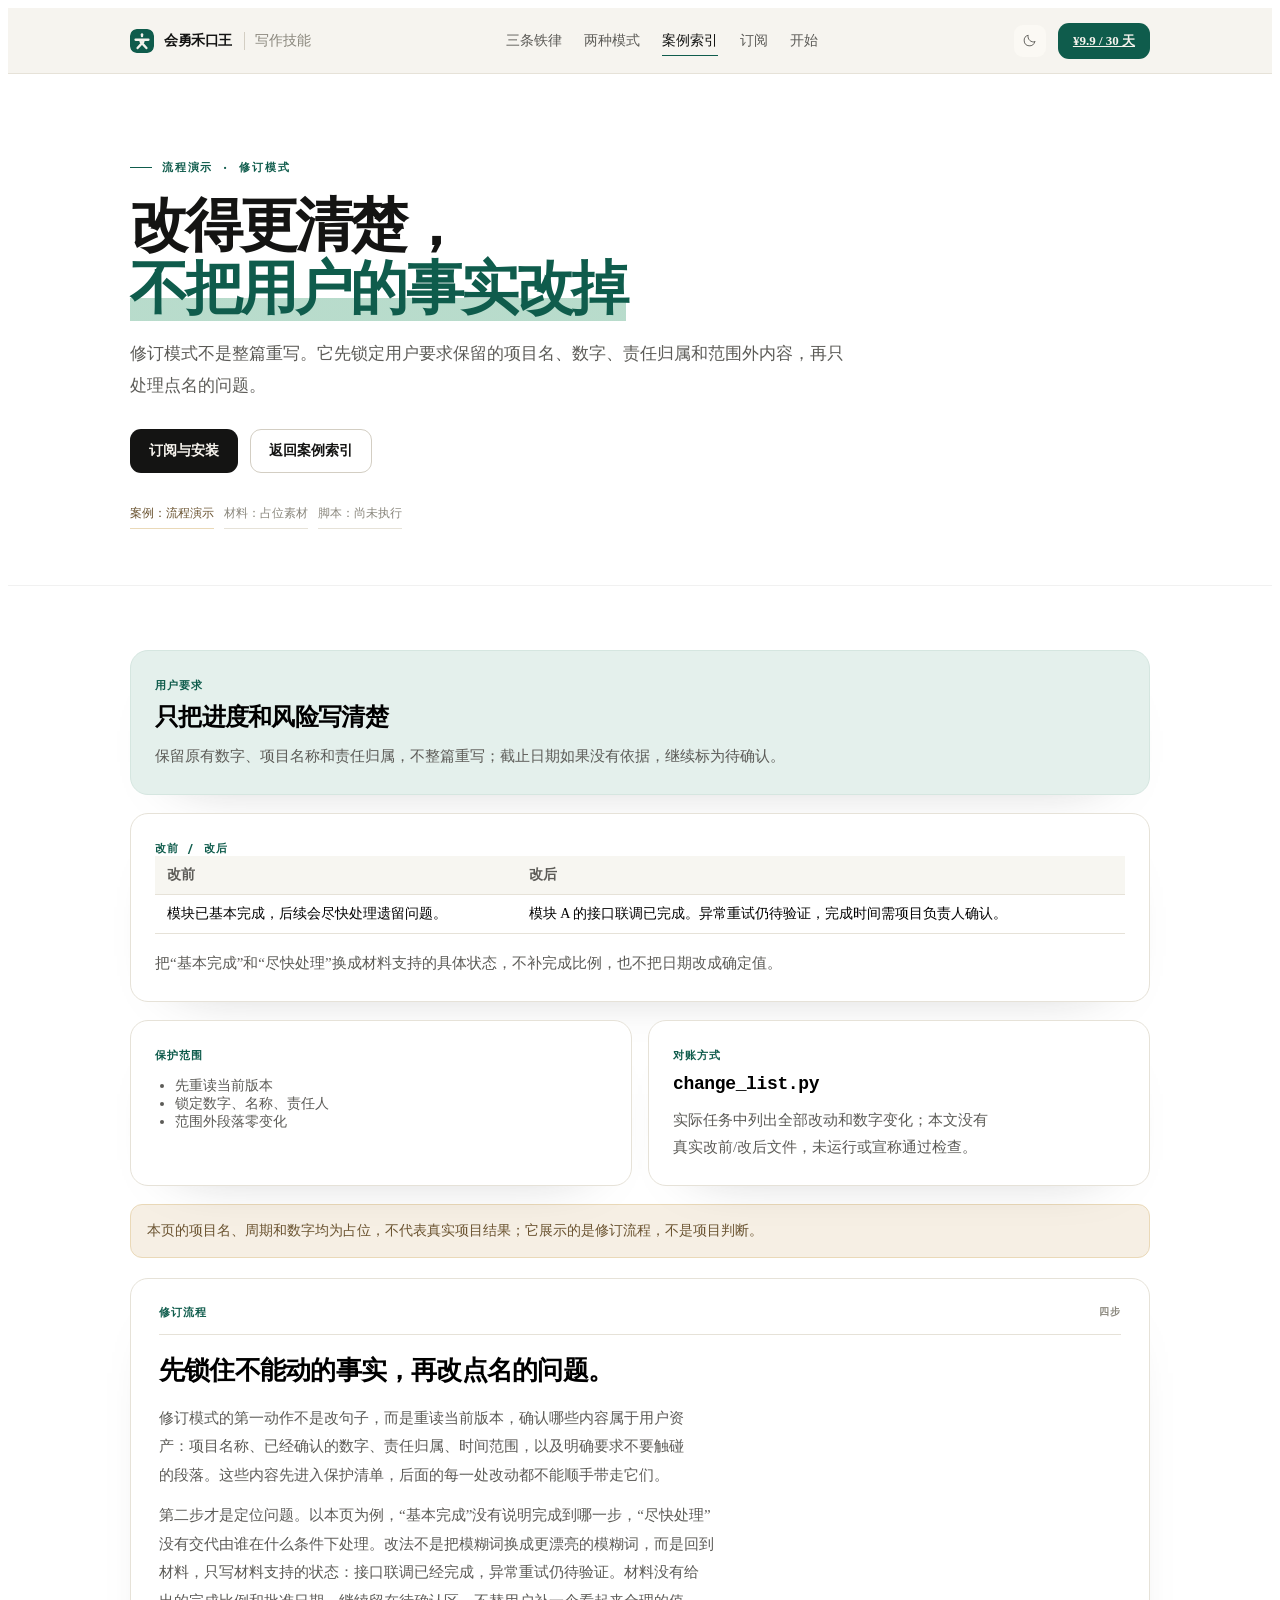
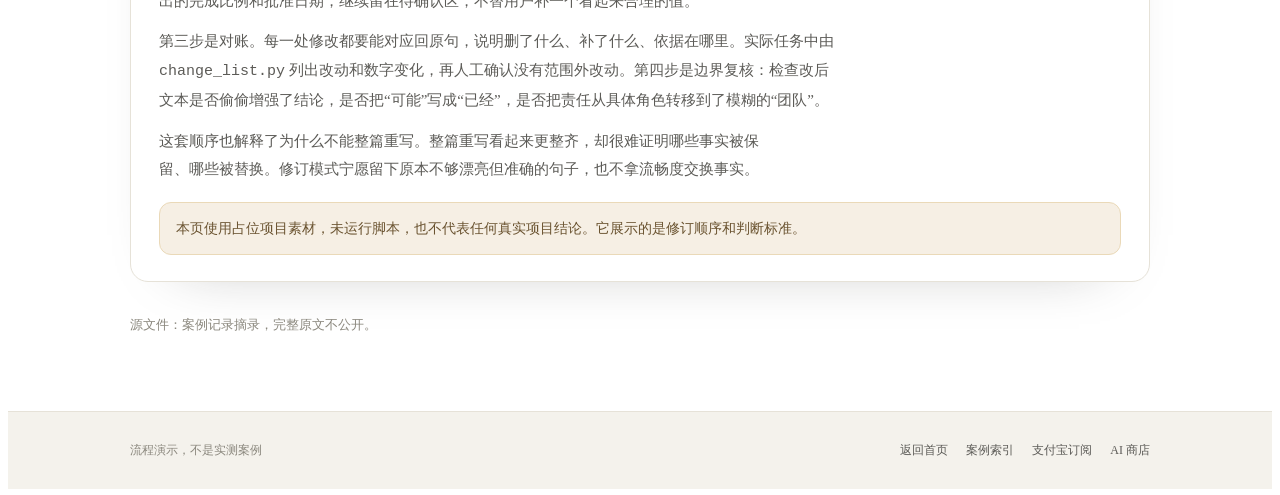
<file: docs/cases/revise-project-report.html>
<!doctype html><html lang="zh-CN"><head><meta charset="utf-8"><meta name="viewport" content="width=device-width,initial-scale=1">
<script>(function(){try{var s=localStorage.getItem('hkw-theme');var d=s?s==='dark':matchMedia('(prefers-color-scheme: dark)').matches;document.documentElement.dataset.theme=d?'dark':'light';}catch(e){document.documentElement.dataset.theme='light';}})();</script><title>修订项目汇报 · writer-skill 案例</title><link rel="icon" href="../icon.svg?v=3" type="image/svg+xml"><link rel="stylesheet" href="../tokens.css?v=7"><link rel="stylesheet" href="style.css?v=8"><link rel="stylesheet" href="case-upgrade.css?v=10"></head><body><header class="top"><div class="wrap top-inner"><a class="brand" href="../index.html"><img class="brand-icon" src="../icon.svg?v=3" width="24" height="24" alt=""><span>会勇禾口王</span><span class="brand-sub">写作技能</span></a><nav class="nav" aria-label="主导航"><a href="../index.html#laws">三条铁律</a><a href="../index.html#modes">两种模式</a><a class="is-current" href="../index.html#more-cases">案例索引</a><a href="../index.html#plans">订阅</a><a href="../index.html#install">开始</a></nav><div class="top-actions"><button class="theme-toggle" type="button" aria-label="切换亮色 / 暗色" title="切换亮色 / 暗色"><svg class="i-moon" viewBox="0 0 24 24" aria-hidden="true"><path d="M20.4 14.1A8.6 8.6 0 0 1 9.9 3.6 8.6 8.6 0 1 0 20.4 14.1Z"/></svg><svg class="i-sun" viewBox="0 0 24 24" aria-hidden="true"><circle cx="12" cy="12" r="4.1"/><path d="M12 2.4v2.2M12 19.4v2.2M4.9 4.9l1.6 1.6M17.5 17.5l1.6 1.6M2.4 12h2.2M19.4 12h2.2M4.9 19.1l1.6-1.6M17.5 6.5l1.6-1.6"/></svg></button><a class="top-cta" href="../index.html#plans">¥9.9 / 30 天</a></div></div></header><section class="hero"><div class="wrap"><span class="label">流程演示 · 修订模式</span><h1>改得更清楚，<br><span>不把用户的事实改掉</span></h1><p>修订模式不是整篇重写。它先锁定用户要求保留的项目名、数字、责任归属和范围外内容，再只处理点名的问题。</p><div class="hero-links"><a class="button primary" href="../index.html#install">订阅与安装</a><a class="button" href="../index.html#more-cases">返回案例索引</a></div><div class="statusbar"><span class="demo">案例：流程演示</span><span>材料：占位素材</span><span>脚本：尚未执行</span></div></div></section><main class="content"><div class="wrap"><div class="card soft"><span class="tag">用户要求</span><h2>只把进度和风险写清楚</h2><p>保留原有数字、项目名称和责任归属，不整篇重写；截止日期如果没有依据，继续标为待确认。</p></div><div class="card" style="margin-top:18px"><span class="tag">改前 / 改后</span><div class="table-wrap"><table class="table table--wrap"><thead><tr><th>改前</th><th>改后</th></tr></thead><tbody><tr><td>模块已基本完成，后续会尽快处理遗留问题。</td><td>模块 A 的接口联调已完成。异常重试仍待验证，完成时间需项目负责人确认。</td></tr></tbody></table></div><p style="margin-top:16px">把“基本完成”和“尽快处理”换成材料支持的具体状态，不补完成比例，也不把日期改成确定值。</p></div><div class="grid" style="margin-top:18px"><article class="card"><span class="tag">保护范围</span><ul><li>先重读当前版本</li><li>锁定数字、名称、责任人</li><li>范围外段落零变化</li></ul></article><article class="card"><span class="tag">对账方式</span><h3><code>change_list.py</code></h3><p>实际任务中列出全部改动和数字变化；本文没有真实改前/改后文件，未运行或宣称通过检查。</p></article></div><div class="notice" style="margin-top:18px">本页的项目名、周期和数字均为占位，不代表真实项目结果；它展示的是修订流程，不是项目判断。</div><section class="card proof-card"><div class="section-heading"><span class="tag">修订流程</span><span class="section-index">四步</span></div><h2>先锁住不能动的事实，再改点名的问题。</h2><p>修订模式的第一动作不是改句子，而是重读当前版本，确认哪些内容属于用户资产：项目名称、已经确认的数字、责任归属、时间范围，以及明确要求不要触碰的段落。这些内容先进入保护清单，后面的每一处改动都不能顺手带走它们。</p><p>第二步才是定位问题。以本页为例，“基本完成”没有说明完成到哪一步，“尽快处理”没有交代由谁在什么条件下处理。改法不是把模糊词换成更漂亮的模糊词，而是回到材料，只写材料支持的状态：接口联调已经完成，异常重试仍待验证。材料没有给出的完成比例和批准日期，继续留在待确认区，不替用户补一个看起来合理的值。</p><p>第三步是对账。每一处修改都要能对应回原句，说明删了什么、补了什么、依据在哪里。实际任务中由 <code>change_list.py</code> 列出改动和数字变化，再人工确认没有范围外改动。第四步是边界复核：检查改后文本是否偷偷增强了结论，是否把“可能”写成“已经”，是否把责任从具体角色转移到了模糊的“团队”。</p><p>这套顺序也解释了为什么不能整篇重写。整篇重写看起来更整齐，却很难证明哪些事实被保留、哪些被替换。修订模式宁愿留下原本不够漂亮但准确的句子，也不拿流畅度交换事实。</p><div class="notice" style="margin-top:18px">本页使用占位项目素材，未运行脚本，也不代表任何真实项目结论。它展示的是修订顺序和判断标准。</div></section>
<p class="source">源文件：案例记录摘录，完整原文不公开。</p></div></main><footer class="footer"><div class="wrap"><span>流程演示，不是实测案例</span><div class="footer-links"><a href="../index.html">返回首页</a><a href="../index.html#more-cases">案例索引</a><a href="../index.html#buy">支付宝订阅</a><a href="https://skillpay.alipay.com/public/huiyonghkw" target="_blank" rel="noreferrer">AI 商店</a></div></div></footer><script>(function(){var b=document.querySelectorAll('.theme-toggle');if(!b.length)return;var sync=function(){var d=document.documentElement.dataset.theme==='dark';b.forEach(function(x){x.setAttribute('aria-label',d?'切换到亮色模式':'切换到暗色模式');x.setAttribute('title',d?'切换到亮色模式':'切换到暗色模式');});};b.forEach(function(x){x.addEventListener('click',function(){var n=document.documentElement.dataset.theme==='dark'?'light':'dark';document.documentElement.dataset.theme=n;try{localStorage.setItem('hkw-theme',n)}catch(e){}sync();});});sync();})();</script></body></html>
</file>
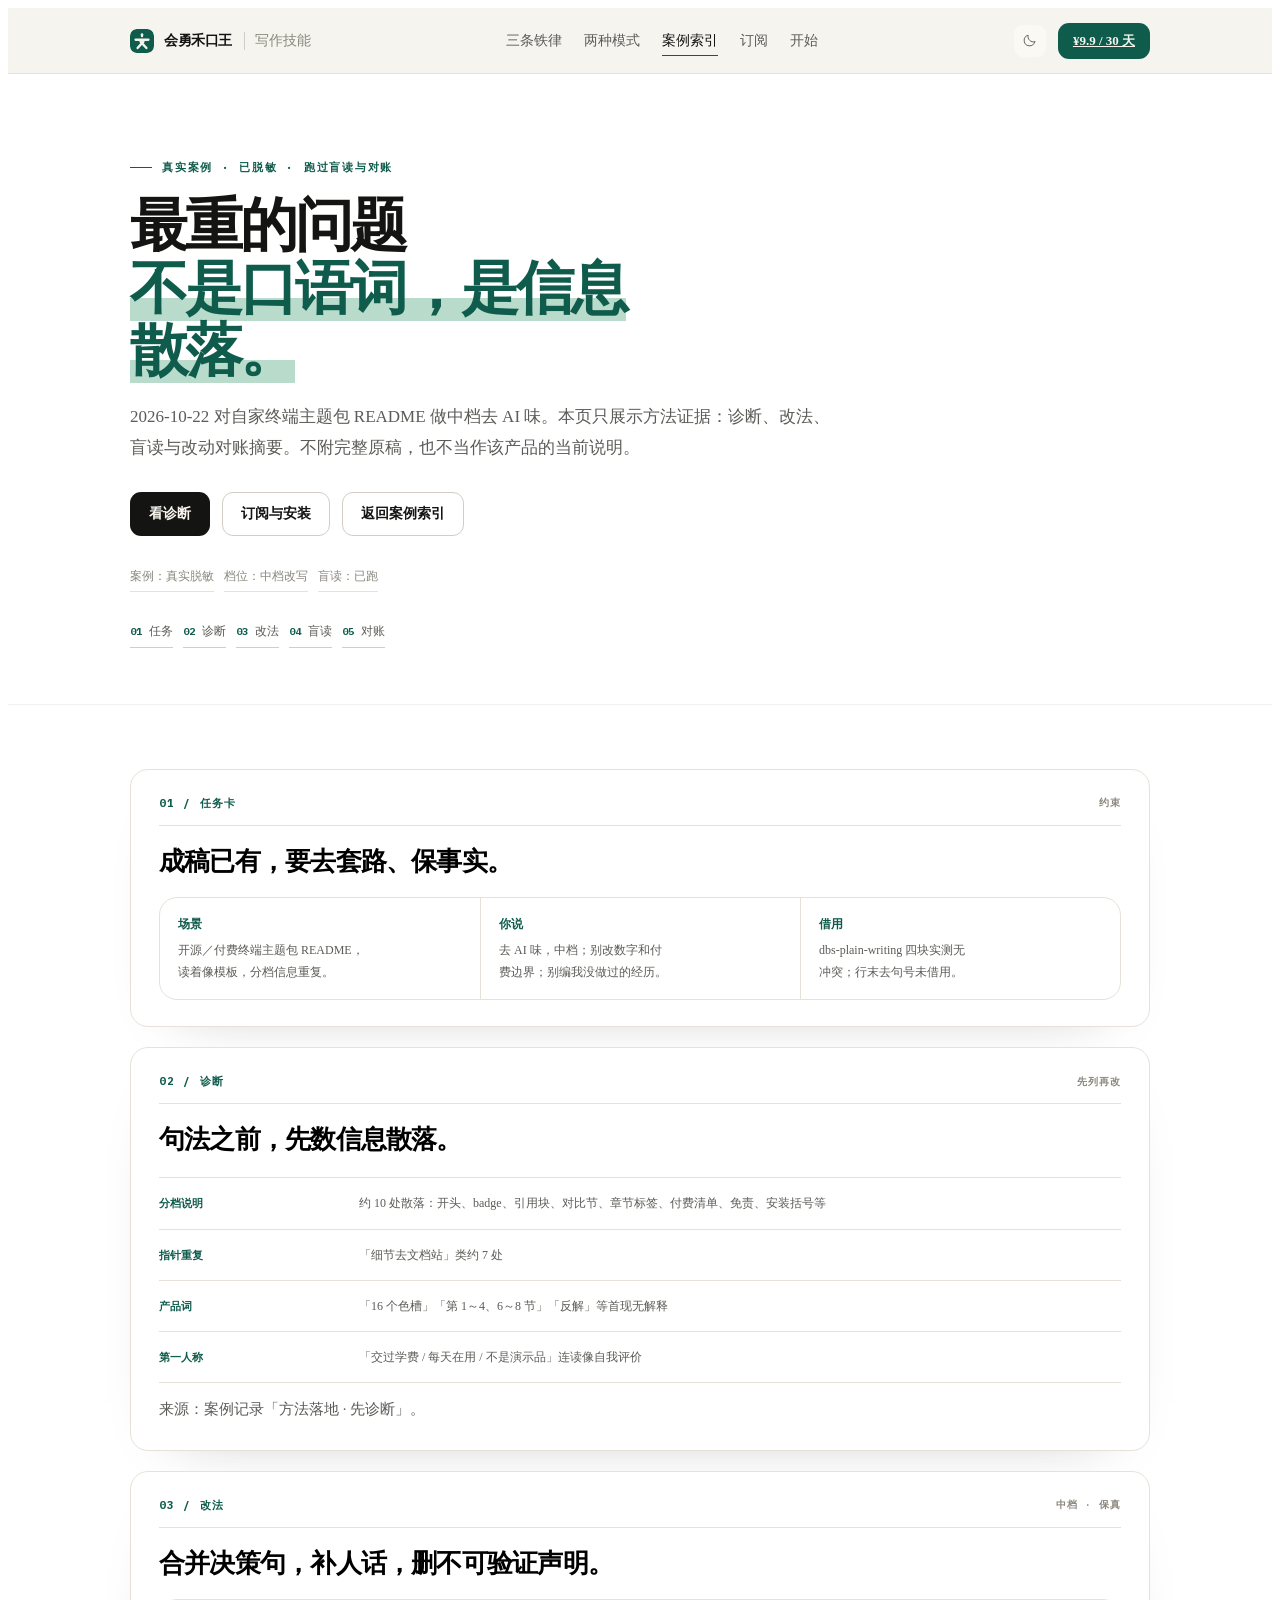
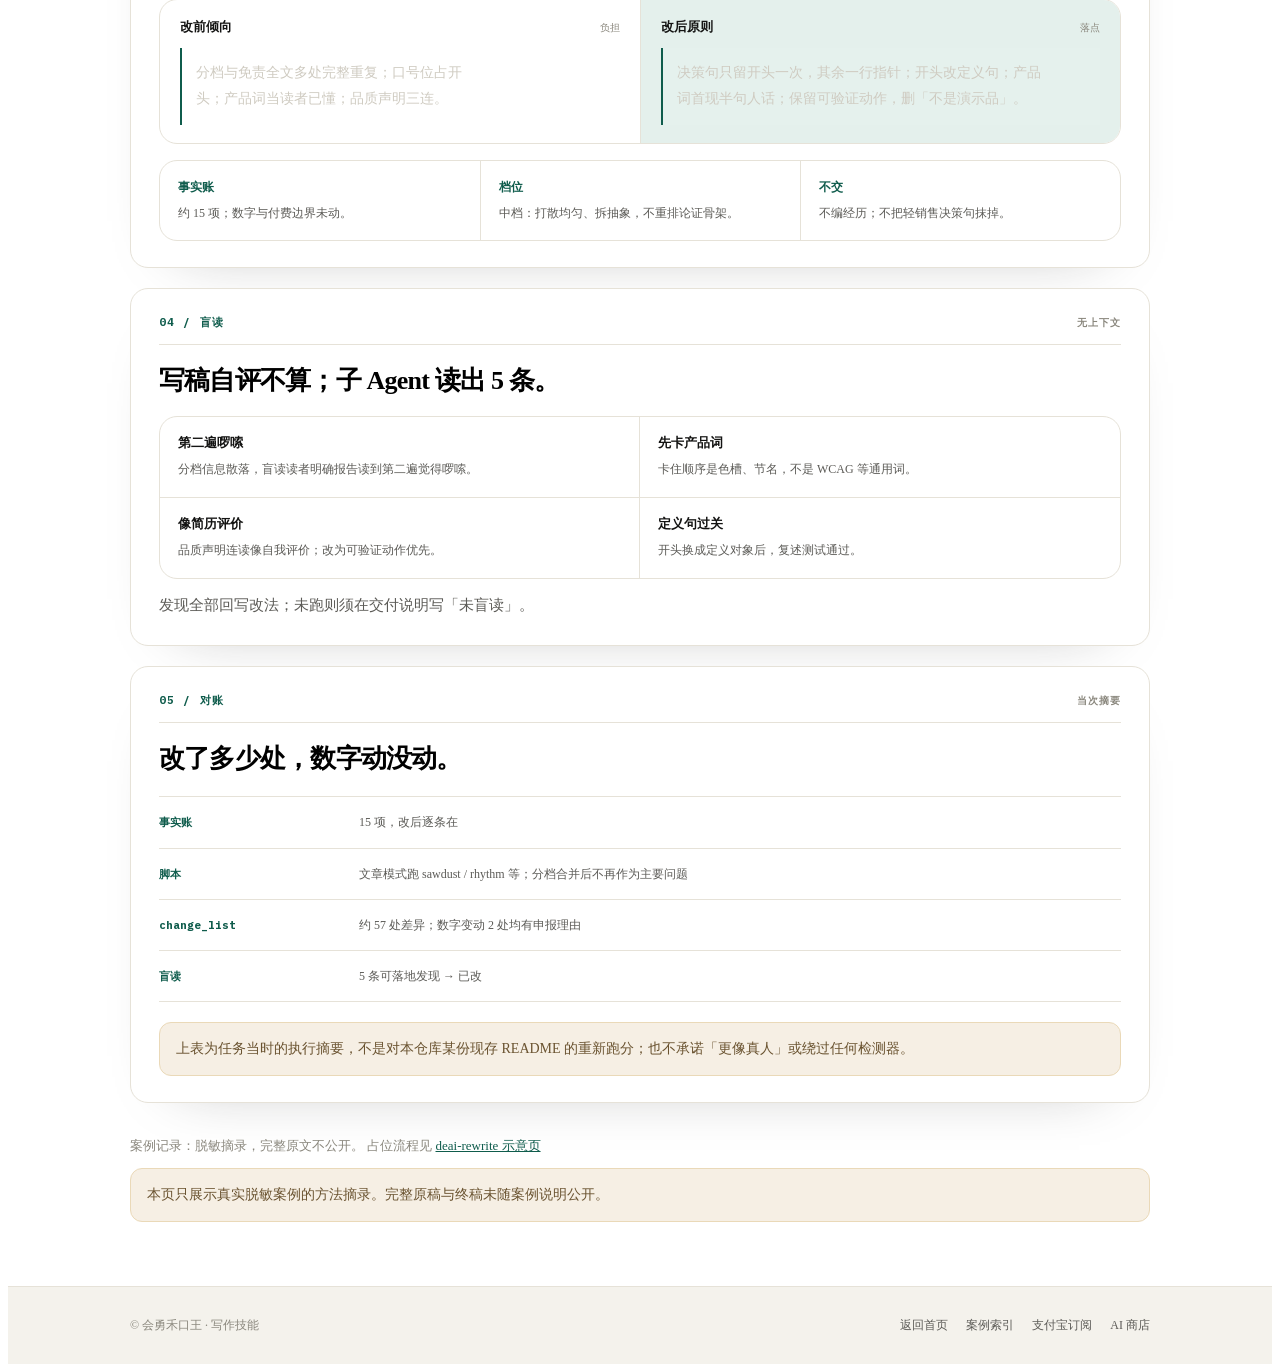
<file: docs/cases/terminal-readme-deai-case.html>
<!doctype html><html lang="zh-CN"><head><meta charset="utf-8"><meta name="viewport" content="width=device-width,initial-scale=1">
<script>(function(){try{var s=localStorage.getItem('hkw-theme');var d=s?s==='dark':matchMedia('(prefers-color-scheme: dark)').matches;document.documentElement.dataset.theme=d?'dark':'light';}catch(e){document.documentElement.dataset.theme='light';}})();</script><title>产品 README 去 AI 味 · writer-skill 案例</title><link rel="icon" href="../icon.svg?v=3" type="image/svg+xml"><link rel="stylesheet" href="../tokens.css?v=7"><link rel="stylesheet" href="style.css?v=8"><link rel="stylesheet" href="case-upgrade.css?v=10"></head><body><header class="top"><div class="wrap top-inner"><a class="brand" href="../index.html"><img class="brand-icon" src="../icon.svg?v=3" width="24" height="24" alt=""><span>会勇禾口王</span><span class="brand-sub">写作技能</span></a><nav class="nav" aria-label="主导航"><a href="../index.html#laws">三条铁律</a><a href="../index.html#modes">两种模式</a><a class="is-current" href="../index.html#more-cases">案例索引</a><a href="../index.html#plans">订阅</a><a href="../index.html#install">开始</a></nav><div class="top-actions"><button class="theme-toggle" type="button" aria-label="切换亮色 / 暗色" title="切换亮色 / 暗色"><svg class="i-moon" viewBox="0 0 24 24" aria-hidden="true"><path d="M20.4 14.1A8.6 8.6 0 0 1 9.9 3.6 8.6 8.6 0 1 0 20.4 14.1Z"/></svg><svg class="i-sun" viewBox="0 0 24 24" aria-hidden="true"><circle cx="12" cy="12" r="4.1"/><path d="M12 2.4v2.2M12 19.4v2.2M4.9 4.9l1.6 1.6M17.5 17.5l1.6 1.6M2.4 12h2.2M19.4 12h2.2M4.9 19.1l1.6-1.6M17.5 6.5l1.6-1.6"/></svg></button><a class="top-cta" href="../index.html#plans">¥9.9 / 30 天</a></div></div></header><section class="hero"><div class="wrap"><span class="label">真实案例 · 已脱敏 · 跑过盲读与对账</span><h1>最重的问题<br><span>不是口语词，是信息散落。</span></h1><p>2026-10-22 对自家终端主题包 README 做中档去 AI 味。本页只展示方法证据：诊断、改法、盲读与改动对账摘要。不附完整原稿，也不当作该产品的当前说明。</p><div class="hero-links"><a class="button primary" href="#case-diag">看诊断</a><a class="button" href="../index.html#install">订阅与安装</a><a class="button" href="../index.html#more-cases">返回案例索引</a></div><div class="statusbar"><span>案例：真实脱敏</span><span>档位：中档改写</span><span>盲读：已跑</span></div><nav class="case-jump" aria-label="案例内容导航"><a href="#case-task"><b>01</b> 任务</a><a href="#case-diag"><b>02</b> 诊断</a><a href="#case-fix"><b>03</b> 改法</a><a href="#case-blind"><b>04</b> 盲读</a><a href="#case-checks"><b>05</b> 对账</a></nav></div></section><main class="content"><div class="wrap">

<section id="case-task" class="card proof-card" style="margin-top:0"><div class="section-heading"><span class="tag">01 / 任务卡</span><span class="section-index">约束</span></div><h2>成稿已有，要去套路、保事实。</h2><div class="proof-reason" style="margin-top:18px"><div><b>场景</b><p>开源／付费终端主题包 README，读着像模板，分档信息重复。</p></div><div><b>你说</b><p>去 AI 味，中档；别改数字和付费边界；别编我没做过的经历。</p></div><div><b>借用</b><p>dbs-plain-writing 四块实测无冲突；行末去句号未借用。</p></div></div></section>

<section id="case-diag" class="card proof-card"><div class="section-heading"><span class="tag">02 / 诊断</span><span class="section-index">先列再改</span></div><h2>句法之前，先数信息散落。</h2><div class="check-list"><div class="check-row"><b>分档说明</b><span>约 10 处散落：开头、badge、引用块、对比节、章节标签、付费清单、免责、安装括号等</span></div><div class="check-row"><b>指针重复</b><span>「细节去文档站」类约 7 处</span></div><div class="check-row"><b>产品词</b><span>「16 个色槽」「第 1～4、6～8 节」「反解」等首现无解释</span></div><div class="check-row"><b>第一人称</b><span>「交过学费 / 每天在用 / 不是演示品」连读像自我评价</span></div></div><p class="evidence-caption">来源：案例记录「方法落地 · 先诊断」。</p></section>

<section id="case-fix" class="card proof-card"><div class="section-heading"><span class="tag">03 / 改法</span><span class="section-index">中档 · 保真</span></div><h2>合并决策句，补人话，删不可验证声明。</h2><div class="proof-grid"><article class="proof-side"><span class="proof-label">改前倾向 <small>负担</small></span><blockquote class="quote">分档与免责全文多处完整重复；口号位占开头；产品词当读者已懂；品质声明三连。</blockquote></article><article class="proof-side proof-after"><span class="proof-label">改后原则 <small>落点</small></span><blockquote class="quote">决策句只留开头一次，其余一行指针；开头改定义句；产品词首现半句人话；保留可验证动作，删「不是演示品」。</blockquote></article></div><div class="proof-reason"><div><b>事实账</b><p>约 15 项；数字与付费边界未动。</p></div><div><b>档位</b><p>中档：打散均匀、拆抽象，不重排论证骨架。</p></div><div><b>不交</b><p>不编经历；不把轻销售决策句抹掉。</p></div></div></section>

<section id="case-blind" class="card proof-card"><div class="section-heading"><span class="tag">04 / 盲读</span><span class="section-index">无上下文</span></div><h2>写稿自评不算；子 Agent 读出 5 条。</h2><div class="lesson-list"><article><b>第二遍啰嗦</b><p>分档信息散落，盲读读者明确报告读到第二遍觉得啰嗦。</p></article><article><b>先卡产品词</b><p>卡住顺序是色槽、节名，不是 WCAG 等通用词。</p></article><article><b>像简历评价</b><p>品质声明连读像自我评价；改为可验证动作优先。</p></article><article><b>定义句过关</b><p>开头换成定义对象后，复述测试通过。</p></article></div><p class="evidence-caption">发现全部回写改法；未跑则须在交付说明写「未盲读」。</p></section>

<section id="case-checks" class="card proof-card"><div class="section-heading"><span class="tag">05 / 对账</span><span class="section-index">当次摘要</span></div><h2>改了多少处，数字动没动。</h2><div class="check-list"><div class="check-row"><b>事实账</b><span>15 项，改后逐条在</span></div><div class="check-row"><b>脚本</b><span>文章模式跑 sawdust / rhythm 等；分档合并后不再作为主要问题</span></div><div class="check-row"><b>change_list</b><span>约 57 处差异；数字变动 2 处均有申报理由</span></div><div class="check-row"><b>盲读</b><span>5 条可落地发现 → 已改</span></div></div><aside class="notice proof-notice">上表为任务当时的执行摘要，不是对本仓库某份现存 README 的重新跑分；也不承诺「更像真人」或绕过任何检测器。</aside></section>

<p class="source">案例记录：脱敏摘录，完整原文不公开。 占位流程见 <a href="deai-rewrite.html">deai-rewrite 示意页</a></p><div class="notice">本页只展示真实脱敏案例的方法摘录。完整原稿与终稿未随案例说明公开。</div></div></main><footer class="footer"><div class="wrap"><span>© 会勇禾口王 · 写作技能</span><div class="footer-links"><a href="../index.html">返回首页</a><a href="../index.html#more-cases">案例索引</a><a href="../index.html#buy">支付宝订阅</a><a href="https://skillpay.alipay.com/public/huiyonghkw" target="_blank" rel="noreferrer">AI 商店</a></div></div></footer><script>(function(){var b=document.querySelectorAll('.theme-toggle');if(!b.length)return;var sync=function(){var d=document.documentElement.dataset.theme==='dark';b.forEach(function(x){x.setAttribute('aria-label',d?'切换到亮色模式':'切换到暗色模式');x.setAttribute('title',d?'切换到亮色模式':'切换到暗色模式');});};b.forEach(function(x){x.addEventListener('click',function(){var n=document.documentElement.dataset.theme==='dark'?'light':'dark';document.documentElement.dataset.theme=n;try{localStorage.setItem('hkw-theme',n)}catch(e){}sync();});});sync();})();</script></body></html>
</file>
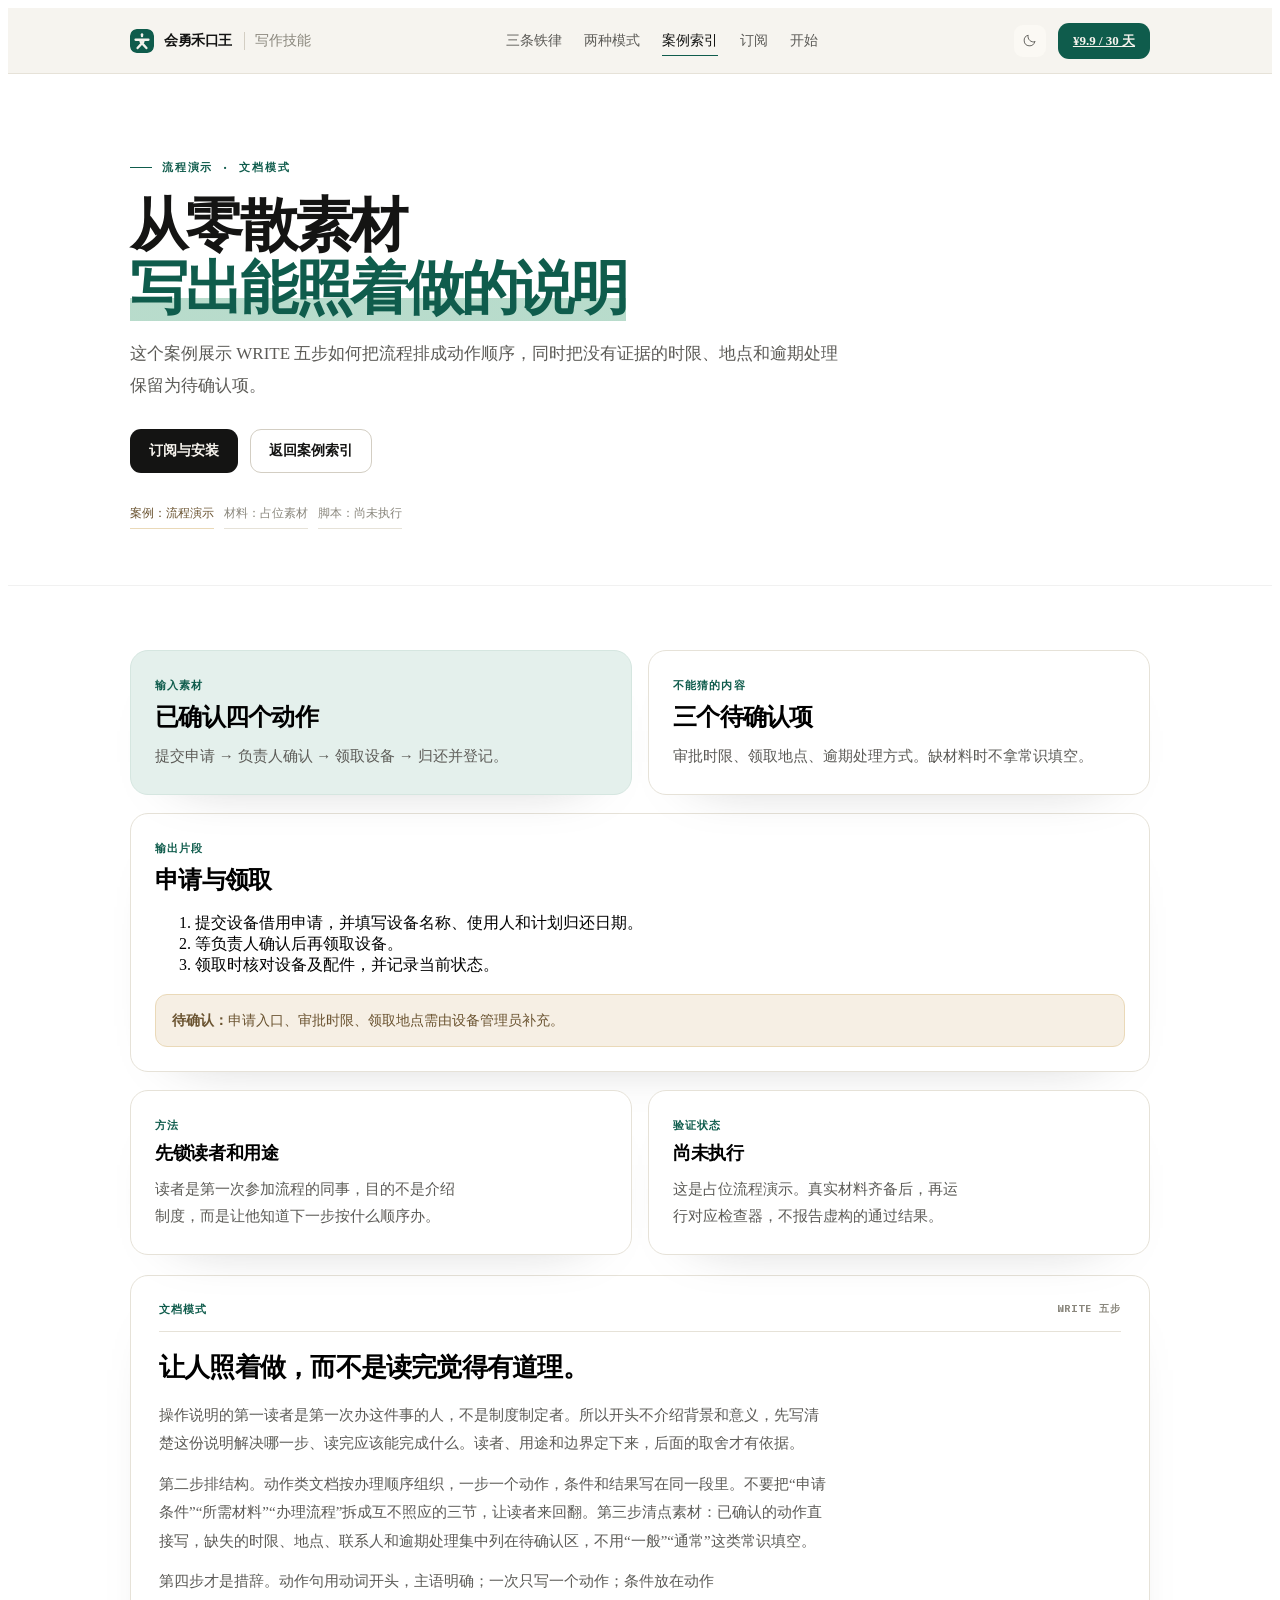
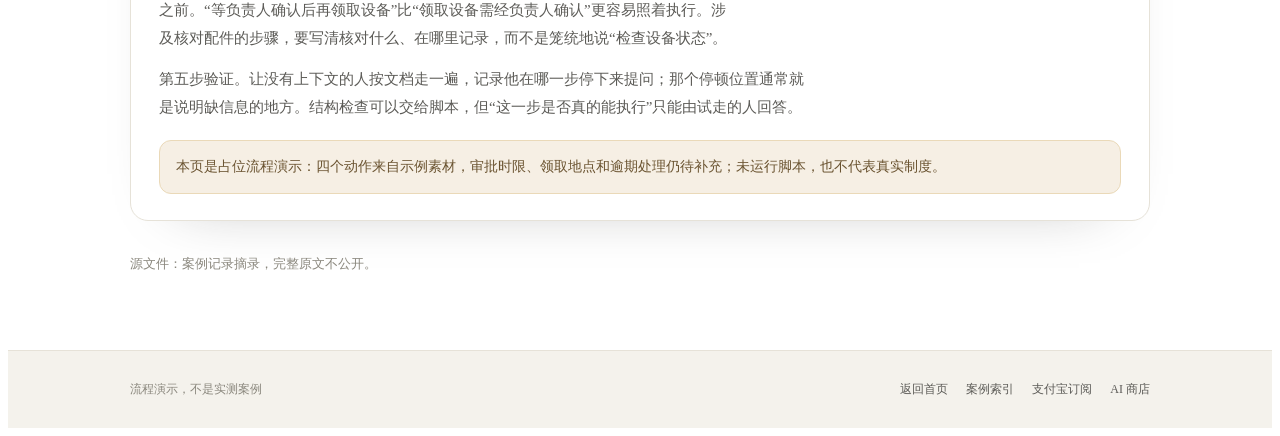
<file: docs/cases/write-sop.html>
<!doctype html><html lang="zh-CN"><head><meta charset="utf-8"><meta name="viewport" content="width=device-width,initial-scale=1">
<script>(function(){try{var s=localStorage.getItem('hkw-theme');var d=s?s==='dark':matchMedia('(prefers-color-scheme: dark)').matches;document.documentElement.dataset.theme=d?'dark':'light';}catch(e){document.documentElement.dataset.theme='light';}})();</script><title>新写操作说明 · writer-skill 案例</title><link rel="icon" href="../icon.svg?v=3" type="image/svg+xml"><link rel="stylesheet" href="../tokens.css?v=7"><link rel="stylesheet" href="style.css?v=8"><link rel="stylesheet" href="case-upgrade.css?v=10"></head><body><header class="top"><div class="wrap top-inner"><a class="brand" href="../index.html"><img class="brand-icon" src="../icon.svg?v=3" width="24" height="24" alt=""><span>会勇禾口王</span><span class="brand-sub">写作技能</span></a><nav class="nav" aria-label="主导航"><a href="../index.html#laws">三条铁律</a><a href="../index.html#modes">两种模式</a><a class="is-current" href="../index.html#more-cases">案例索引</a><a href="../index.html#plans">订阅</a><a href="../index.html#install">开始</a></nav><div class="top-actions"><button class="theme-toggle" type="button" aria-label="切换亮色 / 暗色" title="切换亮色 / 暗色"><svg class="i-moon" viewBox="0 0 24 24" aria-hidden="true"><path d="M20.4 14.1A8.6 8.6 0 0 1 9.9 3.6 8.6 8.6 0 1 0 20.4 14.1Z"/></svg><svg class="i-sun" viewBox="0 0 24 24" aria-hidden="true"><circle cx="12" cy="12" r="4.1"/><path d="M12 2.4v2.2M12 19.4v2.2M4.9 4.9l1.6 1.6M17.5 17.5l1.6 1.6M2.4 12h2.2M19.4 12h2.2M4.9 19.1l1.6-1.6M17.5 6.5l1.6-1.6"/></svg></button><a class="top-cta" href="../index.html#plans">¥9.9 / 30 天</a></div></div></header><section class="hero"><div class="wrap"><span class="label">流程演示 · 文档模式</span><h1>从零散素材<br><span>写出能照着做的说明</span></h1><p>这个案例展示 WRITE 五步如何把流程排成动作顺序，同时把没有证据的时限、地点和逾期处理保留为待确认项。</p><div class="hero-links"><a class="button primary" href="../index.html#install">订阅与安装</a><a class="button" href="../index.html#more-cases">返回案例索引</a></div><div class="statusbar"><span class="demo">案例：流程演示</span><span>材料：占位素材</span><span>脚本：尚未执行</span></div></div></section><main class="content"><div class="wrap"><div class="grid"><article class="card soft"><span class="tag">输入素材</span><h2>已确认四个动作</h2><p>提交申请 → 负责人确认 → 领取设备 → 归还并登记。</p></article><article class="card"><span class="tag">不能猜的内容</span><h2>三个待确认项</h2><p>审批时限、领取地点、逾期处理方式。缺材料时不拿常识填空。</p></article></div><div class="card" style="margin-top:18px"><span class="tag">输出片段</span><h2>申请与领取</h2><ol><li>提交设备借用申请，并填写设备名称、使用人和计划归还日期。</li><li>等负责人确认后再领取设备。</li><li>领取时核对设备及配件，并记录当前状态。</li></ol><div class="notice" style="margin-top:18px"><b>待确认：</b>申请入口、审批时限、领取地点需由设备管理员补充。</div></div><div class="grid" style="margin-top:18px"><article class="card"><span class="tag">方法</span><h3>先锁读者和用途</h3><p>读者是第一次参加流程的同事，目的不是介绍制度，而是让他知道下一步按什么顺序办。</p></article><article class="card"><span class="tag">验证状态</span><h3>尚未执行</h3><p>这是占位流程演示。真实材料齐备后，再运行对应检查器，不报告虚构的通过结果。</p></article></div><section class="card proof-card"><div class="section-heading"><span class="tag">文档模式</span><span class="section-index">WRITE 五步</span></div><h2>让人照着做，而不是读完觉得有道理。</h2><p>操作说明的第一读者是第一次办这件事的人，不是制度制定者。所以开头不介绍背景和意义，先写清楚这份说明解决哪一步、读完应该能完成什么。读者、用途和边界定下来，后面的取舍才有依据。</p><p>第二步排结构。动作类文档按办理顺序组织，一步一个动作，条件和结果写在同一段里。不要把“申请条件”“所需材料”“办理流程”拆成互不照应的三节，让读者来回翻。第三步清点素材：已确认的动作直接写，缺失的时限、地点、联系人和逾期处理集中列在待确认区，不用“一般”“通常”这类常识填空。</p><p>第四步才是措辞。动作句用动词开头，主语明确；一次只写一个动作；条件放在动作之前。“等负责人确认后再领取设备”比“领取设备需经负责人确认”更容易照着执行。涉及核对配件的步骤，要写清核对什么、在哪里记录，而不是笼统地说“检查设备状态”。</p><p>第五步验证。让没有上下文的人按文档走一遍，记录他在哪一步停下来提问；那个停顿位置通常就是说明缺信息的地方。结构检查可以交给脚本，但“这一步是否真的能执行”只能由试走的人回答。</p><div class="notice" style="margin-top:18px">本页是占位流程演示：四个动作来自示例素材，审批时限、领取地点和逾期处理仍待补充；未运行脚本，也不代表真实制度。</div></section>
<p class="source">源文件：案例记录摘录，完整原文不公开。</p></div></main><footer class="footer"><div class="wrap"><span>流程演示，不是实测案例</span><div class="footer-links"><a href="../index.html">返回首页</a><a href="../index.html#more-cases">案例索引</a><a href="../index.html#buy">支付宝订阅</a><a href="https://skillpay.alipay.com/public/huiyonghkw" target="_blank" rel="noreferrer">AI 商店</a></div></div></footer><script>(function(){var b=document.querySelectorAll('.theme-toggle');if(!b.length)return;var sync=function(){var d=document.documentElement.dataset.theme==='dark';b.forEach(function(x){x.setAttribute('aria-label',d?'切换到亮色模式':'切换到暗色模式');x.setAttribute('title',d?'切换到亮色模式':'切换到暗色模式');});};b.forEach(function(x){x.addEventListener('click',function(){var n=document.documentElement.dataset.theme==='dark'?'light':'dark';document.documentElement.dataset.theme=n;try{localStorage.setItem('hkw-theme',n)}catch(e){}sync();});});sync();})();</script></body></html>
</file>
<file: docs/tokens.css>
/* Atelier 纸面 · 共享 token（首页与案例页共用） */
/* 页面文案改动后重跑 docs/fonts/subset.sh；否则新字会回退到苹方。 */
@font-face{
  font-family:'HKW Sans SC';
  src:url('fonts/hkw-sans-sc-subset.woff2?v=8') format('woff2-variations'),
      url('fonts/hkw-sans-sc-subset.woff2?v=8') format('woff2');
  font-weight:100 900;
  font-style:normal;
  font-display:swap;
}
@font-face{
  font-family:'Plex Mono';
  src:url('fonts/ibm-plex-mono-400.woff2?v=1') format('woff2');
  font-weight:400;
  font-style:normal;
  font-display:swap;
}
@font-face{
  font-family:'Plex Mono';
  src:url('fonts/ibm-plex-mono-600.woff2?v=1') format('woff2');
  font-weight:600;
  font-style:normal;
  font-display:swap;
}
@font-face{
  font-family:'Plex Mono';
  src:url('fonts/ibm-plex-mono-700.woff2?v=1') format('woff2');
  font-weight:700;
  font-style:normal;
  font-display:swap;
}
:root{
  --ink:#141413;
  --muted:#5c5b57;
  --faint:#8a877d;
  --paper:#f4f2ec;
  --surface:#ffffff;
  --line:#e6e2d8;
  --line-strong:#d3cec3;
  --accent:#0f5c4c;
  --accent-soft:#e4f0ec;
  --warn-bg:#f6efe4;
  --warn-ink:#6a5330;
  --radius:18px;
  --shadow:0 20px 48px -34px rgba(20,20,19,.28);
  --font: 'HKW Sans SC',-apple-system,BlinkMacSystemFont,'PingFang SC','Hiragino Sans GB','Microsoft YaHei',sans-serif;
  --mono: 'Plex Mono',ui-monospace,SFMono-Regular,Menlo,monospace;
  --num: -apple-system,BlinkMacSystemFont,'SF Pro Display','Segoe UI','PingFang SC',sans-serif;
  color-scheme:light;
}
/* ============ 系统暗色模式 ============ */

:root[data-theme="dark"]{
    --ink:#ece9e1;
    --muted:#a8a49a;
    --faint:#827e74;
    --paper:#111513;
    --surface:#191f1c;
    --line:#2a312d;
    --line-strong:#3b443f;
    --accent:#6fbfa4;
    --accent-soft:rgba(111,191,164,.13);
    --warn-bg:rgba(216,176,106,.12);
    --warn-ink:#d8b06a;
    --shadow:0 24px 60px -40px rgba(0,0,0,.75);
    color-scheme:dark;
  }

*{box-sizing:border-box}
html{scroll-behavior:smooth}
:root[data-theme="dark"] body{
  margin:0;
  background-color:var(--paper);
  background-image:radial-gradient(rgba(20,20,19,.038) 1px,transparent 1px);
  background-size:24px 24px;
  background-position:-1px -1px;
  color:var(--ink);
  font-family:var(--font);
  line-height:1.7;
  overflow-x:hidden;
}
/* 纸纹：只保留极淡一层；柔光只留左上一点 */
:root[data-theme="dark"] body::before{
  content:"";
  position:fixed;
  inset:0;
  pointer-events:none;
  z-index:0;
  background:radial-gradient(60% 42% at 8% -6%,rgba(15,92,76,.07),transparent 58%);
}
:root[data-theme="dark"] body::after{
  content:"";
  position:fixed;
  inset:0;
  pointer-events:none;
  z-index:0;
  opacity:.022;
  background-image:url("data:image/svg+xml,%3Csvg viewBox='0 0 220 220' xmlns='http://www.w3.org/2000/svg'%3E%3Cfilter id='n'%3E%3CfeTurbulence type='fractalNoise' baseFrequency='0.9' numOctaves='2' stitchTiles='stitch'/%3E%3C/filter%3E%3Crect width='100%25' height='100%25' filter='url(%23n)'/%3E%3C/svg%3E");
}
:root[data-theme="dark"] body>*{position:relative;z-index:1}
a:focus-visible,button:focus-visible{
  outline:2px solid var(--accent);
  outline-offset:3px;
  border-radius:6px;
}
@media(prefers-reduced-motion:reduce){
  html{scroll-behavior:auto}
}
</file>
<file: docs/cases/style.css>
/* 案例页组件层；色板/字体/纸纹见 ../tokens.css */
.wrap{max-width:920px;margin:auto;padding:0 24px}
.top{height:60px;background:rgba(255,255,255,.72);border-bottom:1px solid rgba(20,20,19,.06);backdrop-filter:blur(16px) saturate(1.2)}
.top .wrap{height:100%;display:flex;align-items:center;justify-content:space-between}
.brand{display:inline-flex;align-items:center;gap:10px;color:var(--ink);text-decoration:none;font-weight:700;letter-spacing:-.03em;font-size:14px}
.brand-icon{width:22px;height:22px;border-radius:6px;flex:none;display:block}
.nav{display:flex;gap:18px;font-size:13px}
.nav a,.back{color:var(--muted);text-decoration:none}
.nav a:hover,.back:hover{color:var(--ink)}
.hero{padding:80px 0 60px;text-align:left;border-bottom:1px solid rgba(20,20,19,.06);background:transparent}
.label,.tag{font:700 11px var(--mono);letter-spacing:.1em;text-transform:uppercase;color:var(--accent)}
.label{display:inline-flex;align-items:center;gap:10px;border:0;background:transparent;border-radius:0;padding:0}
.label::before{content:"";width:16px;height:1px;background:var(--accent)}
.hero h1{margin:20px 0 0;max-width:18ch;font-size:clamp(38px,5.2vw,56px);line-height:1.08;letter-spacing:-.045em;font-weight:800;color:var(--ink)}
.hero h1 span{background:none;-webkit-background-clip:unset;background-clip:unset;color:var(--accent);font-style:normal;font-weight:inherit}
.hero p{max-width:640px;margin:18px 0 0;color:var(--muted);font-size:16px;line-height:1.85}
.hero-links{margin-top:28px;display:flex;gap:12px;justify-content:flex-start;flex-wrap:wrap}
.button{display:inline-flex;align-items:center;padding:11px 18px;border-radius:var(--radius);text-decoration:none;font-size:14px;font-weight:600;border:1px solid var(--line-strong);background:#fff;color:var(--ink);transition:border-color .2s ease,background .2s ease}
.button:hover{border-color:var(--ink)}
.button.primary{color:#f7f4ee;border-color:transparent;background:var(--ink)}
.button.primary:hover{background:#242320}
.content{padding:56px 0}
.grid{display:grid;grid-template-columns:1fr 1fr;gap:16px}
.card{background:var(--surface);border:1px solid var(--line);border-radius:var(--radius);padding:24px;box-shadow:0 18px 44px -40px rgba(20,20,19,.32)}
.soft{background:var(--accent-soft);border-color:#d5e6e0}
.card h2,.card h3{margin:9px 0 10px;line-height:1.3;letter-spacing:-.02em}
.card h2{font-size:24px;font-weight:750}
.card h3{font-size:18px;font-weight:700}
.card p{margin:0;color:var(--muted);font-size:15px;line-height:1.8}
.card ul{margin:14px 0 0;padding-left:20px;color:var(--muted);font-size:14px}
.section-title{font-size:30px;line-height:1.25;letter-spacing:-.04em;margin:0 0 24px}
.quote{margin:0;border-left:2px solid var(--accent);background:rgba(244,242,236,.7);padding:16px 18px;color:#3d3c38;font-size:15px;line-height:1.9;border-radius:0 10px 10px 0}
.table{width:100%;border-collapse:collapse;font-size:14px}
.table-wrap{max-width:100%;overflow-x:auto;overscroll-behavior-x:contain}
.table-wrap::-webkit-scrollbar{height:6px}
.table-wrap::-webkit-scrollbar-thumb{background:rgba(20,20,19,.16);border-radius:3px}
.table-wrap::-webkit-scrollbar-track{background:transparent}
.table th,.table td{text-align:left;padding:10px 9px;border-bottom:1px solid var(--line);vertical-align:top;white-space:nowrap}
.table th:first-child,.table td:first-child{padding-left:12px}
.table th:last-child,.table td:last-child{padding-right:12px}
.table--wrap th,.table--wrap td{white-space:normal;min-width:180px}
.table th{font-weight:700;color:var(--muted);background:rgba(244,242,236,.7)}
.notice{padding:14px 16px;border-radius:var(--radius);background:var(--warn-bg);border:1px solid #ead9b8;color:var(--warn-ink);font-size:14px;line-height:1.7}
.status{display:inline-flex;padding:5px 10px;border-radius:var(--radius);background:var(--accent-soft);color:var(--accent);font:700 11px var(--mono)}
.statusbar{display:flex;flex-wrap:wrap;gap:10px;margin-top:26px}
.statusbar span{display:inline-flex;align-items:center;gap:6px;padding:6px 0;border:0;border-radius:0;background:transparent;font-size:12px;color:var(--faint);border-bottom:1px solid var(--line)}
.statusbar .demo{background:transparent;color:var(--warn-ink);border-bottom-color:#ead9b8}
.footer{border-top:1px solid var(--line);padding:28px 0;color:var(--faint);font-size:13px}
.footer .wrap{display:flex;justify-content:space-between;gap:12px}
.footer a{color:var(--muted);text-decoration:none}
.footer a:hover{color:var(--ink)}
.source{font-size:13px;color:var(--faint);margin-top:34px}
.source a{color:var(--accent)}
/* proof-* / outline / lesson 细节由 case-upgrade.css 接管 */
.proof-card{scroll-margin-top:24px}
.evidence-caption{overflow-wrap:anywhere}
@media(max-width:700px){
  .check-row{grid-template-columns:1fr;gap:6px}
  .table--wrap th,.table--wrap td{min-width:0}
  .wrap{padding:0 18px}
  .nav{display:none}
  .hero{padding:56px 0 42px}
  .hero h1{font-size:36px;max-width:none}
  .hero p{font-size:15px}
  .grid{grid-template-columns:1fr}
  .content{padding:42px 0}
  .footer .wrap{flex-direction:column}
}
</file>
<file: docs/cases/case-upgrade.css>
/* 案例页升级层：与首页 atelier 纸面 token 对齐 */

.case-jump{display:flex;flex-wrap:wrap;justify-content:flex-start;gap:10px;margin-top:24px}
.nowrap{white-space:nowrap}
.case-jump a{display:inline-flex;align-items:center;gap:7px;padding:7px 0;border:0;border-bottom:1px solid var(--line-strong);border-radius:0;background:transparent;color:var(--muted);text-decoration:none;font-size:12px}
.case-jump a b{font:700 10px var(--mono);color:var(--accent)}
.case-jump a:hover{color:var(--ink);border-bottom-color:var(--ink)}

.section-heading{display:flex;justify-content:space-between;align-items:center;flex-wrap:wrap;gap:4px 14px;padding-bottom:14px;margin-bottom:18px;border-bottom:1px solid var(--line)}
.section-index{font:700 10px var(--mono);letter-spacing:.1em;color:var(--faint);text-transform:uppercase}

/* 外层 section.card：统一留白，不再被 padding:8px 0 冲掉 */
.card.proof-card{padding:26px 28px;margin-top:20px}
.card.proof-card:first-child{margin-top:0}
.proof-card h2{font-size:26px;line-height:1.35;letter-spacing:-.03em;margin:0 0 16px;font-weight:750}
.proof-card>p{max-width:680px;margin:12px 0 0;line-height:1.9}

/* 并排 / 三格：整块面板 + 内部分割线（不要「卡片套卡片」） */
.proof-grid{
  display:grid;
  grid-template-columns:1fr 1fr;
  gap:0;
  margin-top:18px;
  border:1px solid var(--line);
  border-radius:var(--radius);
  overflow:hidden;
  background:var(--surface);
}
.proof-side{
  padding:18px 20px;
  min-width:0;
  border:0;
  border-radius:0;
  background:transparent;
}
.proof-side+.proof-side{border-left:1px solid var(--line)}
.proof-after{background:var(--accent-soft)}
.proof-label{display:flex;justify-content:space-between;gap:10px;align-items:baseline;margin-bottom:12px;font-size:13px;font-weight:700;color:var(--ink)}
.proof-label small{font-size:10px;font-weight:400;color:var(--faint)}

/* 引用条：竖线贴齐内容区，不顶破面板 */
.proof-side .quote{
  margin:0;
  border-left:2px solid var(--accent);
  border-radius:0;
  padding:12px 14px;
  font-size:14px;
  line-height:1.9;
  background:rgba(244,242,236,.65);
}
.proof-after .quote{background:rgba(255,252,247,.7);border-left-color:var(--accent)}

.proof-reason{
  display:grid;
  grid-template-columns:repeat(3,1fr);
  gap:0;
  margin-top:16px;
  border:1px solid var(--line);
  border-radius:var(--radius);
  overflow:hidden;
  background:var(--surface);
}
.proof-reason>div{
  padding:16px 18px;
  border:0;
  border-radius:0;
  background:transparent;
}
.proof-reason>div+div{border-left:1px solid var(--line)}
.proof-reason b{font-size:12px;color:var(--accent)}
.proof-reason p{margin:6px 0 0;font-size:12px;line-height:1.85;color:var(--muted)}

.evidence-caption{font-size:12px;line-height:1.8;color:var(--faint);margin-top:16px}

.outline-list{
  list-style:none;
  counter-reset:outline;
  padding:0;
  margin:20px 0 0;
  display:grid;
  grid-template-columns:1fr 1fr;
  gap:0;
  border:1px solid var(--line);
  border-radius:var(--radius);
  overflow:hidden;
  background:var(--surface);
}
.outline-list li{
  counter-increment:outline;
  position:relative;
  padding:14px 16px 14px 44px;
  border:0;
  border-bottom:1px solid var(--line);
  border-radius:0;
  background:transparent;
}
.outline-list li::before{
  content:counter(outline,decimal-leading-zero);
  position:absolute;
  left:16px;top:17px;
  font:700 10px/1.6 var(--num);
  color:var(--faint);
  letter-spacing:.02em;
  font-variant-numeric:tabular-nums;
}
.outline-list li:nth-child(odd){border-right:1px solid var(--line)}
.outline-list li:nth-child(1),
.outline-list li:nth-child(2){background:var(--accent-soft)}
.outline-list li:nth-child(1)::before,
.outline-list li:nth-child(2)::before{color:var(--accent)}
.outline-list li:nth-last-child(-n+2){border-bottom:0}
.outline-list li:last-child:nth-child(odd){grid-column:1/-1;border-right:0}
.outline-list span{font-size:13px;font-weight:600;line-height:1.6}
.outline-list small{font-size:11px;line-height:1.7;color:var(--muted);margin-left:6px}

.evidence-pair{align-items:stretch;border:0;background:none;overflow:visible;gap:0}
.evidence-pair>article{display:flex;flex-direction:column}

.quote-formula{
  margin:16px 0;
  padding:14px 16px;
  font:700 13px/2 var(--mono);
  background:rgba(244,242,236,.65);
  border-left:2px solid var(--accent);
  border-radius:0;
  color:#3d3c38;
}
.quote-formula br+span,.quote-formula span{color:var(--accent);font-weight:700}
.quote-formula span{display:block;margin-top:8px;padding-top:8px;border-top:1px dashed #c9ddd6}

.source-stamp{
  display:inline-flex;
  flex-direction:column;
  gap:2px;
  margin:16px 0 0;
  padding:9px 12px;
  border:1px solid #d5e6e0;
  border-radius:var(--radius);
  background:var(--accent-soft);
  color:var(--accent);
  font-size:12px;
  font-weight:600;
}
.source-stamp small{font:700 9px var(--mono);letter-spacing:.08em;color:var(--faint)}

.mini{margin-top:16px;border:1px solid var(--line);border-radius:var(--radius);background:rgba(255,252,247,.92);overflow:hidden}
.mini-head{display:flex;align-items:center;justify-content:space-between;gap:10px;padding:9px 14px;border-bottom:1px solid var(--line);background:rgba(244,242,236,.72);font:700 11px/1 var(--mono);letter-spacing:.08em;text-transform:uppercase;color:var(--faint)}
.mini table{width:100%;border-collapse:collapse;font-size:12.5px}
.mini th,.mini td{padding:8px 10px;text-align:left;border-bottom:1px solid var(--line);font-variant-numeric:tabular-nums;white-space:nowrap}
.mini th{font:700 10px/1 var(--mono);letter-spacing:.08em;text-transform:uppercase;color:var(--faint);background:rgba(255,252,247,.6)}
.mini tr:last-child td{border-bottom:0}

.check-list{margin-top:20px;border-top:1px solid var(--line)}
.check-row{
  display:grid;
  grid-template-columns:180px minmax(0,1fr);
  gap:20px;
  padding:14px 0;
  border-bottom:1px solid var(--line);
  align-items:baseline;
}
.check-row b{font:700 11px var(--mono);color:var(--accent)}
.check-row span{font-size:12px;line-height:1.85;color:var(--muted)}
.proof-notice{margin-top:20px}

.lesson-list{display:grid;grid-template-columns:1fr 1fr;gap:0;margin-top:18px;border:1px solid var(--line);border-radius:var(--radius);overflow:hidden;background:var(--surface)}
.lesson-list article{padding:16px 18px;border:0;border-radius:0;background:transparent;box-shadow:none}
.lesson-list article:nth-child(odd){border-right:1px solid var(--line)}
.lesson-list article:nth-child(n+3){border-top:1px solid var(--line)}
.lesson-list b{font-size:13px;color:var(--ink)}
.lesson-list p{margin:6px 0 0;font-size:12px;line-height:1.9;color:var(--muted)}
.lesson-list code{font-size:11px;background:var(--accent-soft);padding:2px 5px;border-radius:4px;color:var(--accent)}

.proof-after .table th{background:rgba(255,252,247,.55);color:var(--accent)}

@media(max-width:700px){
  .card.proof-card{padding:20px 18px}
  .lesson-list{grid-template-columns:1fr}
  .lesson-list article:nth-child(odd){border-right:0}
  .lesson-list article+article{border-top:1px solid var(--line)}
  .proof-card h2{font-size:22px}
  .proof-grid{grid-template-columns:1fr}
  .proof-side+.proof-side{border-left:0;border-top:1px solid var(--line)}
  .proof-reason{grid-template-columns:1fr}
  .proof-reason>div+div{border-left:0;border-top:1px solid var(--line)}
  .outline-list{grid-template-columns:1fr}
  .outline-list li:nth-child(odd){border-right:0}
  .outline-list li{border-bottom:1px solid var(--line)}
  .outline-list li:last-child{border-bottom:0}
  .check-row{grid-template-columns:1fr;gap:4px}
  .check-row b{font-size:10px}
  .case-jump{justify-content:flex-start}
  .section-heading{padding-bottom:10px;margin-bottom:14px}
}

/* ============ 与首页一致的壳层（2026-11） ============ */
html{scroll-padding-top:84px}
.wrap{max-width:1080px;padding:0 30px}
.top{position:sticky;top:0;z-index:90;height:66px;background:rgba(244,242,236,.82);border-bottom:1px solid var(--line);backdrop-filter:blur(18px) saturate(1.25)}
.top-inner{height:100%;display:flex;align-items:center;justify-content:space-between;gap:24px}
.brand{font-size:14px;font-weight:750;letter-spacing:-.03em;gap:10px;min-width:0}
.brand-icon{width:24px;height:24px;border-radius:7px}
.brand-sub{color:var(--faint);font-weight:550;letter-spacing:0;padding-left:10px;margin-left:2px;border-left:1px solid var(--line-strong);white-space:nowrap}
.nav{display:flex;align-items:center;gap:22px;font-size:13.5px;color:var(--muted)}
.nav a{position:relative;color:var(--muted);white-space:nowrap}
.nav a::after{content:"";position:absolute;left:0;right:0;bottom:-6px;height:1px;background:var(--accent);transform:scaleX(0);transform-origin:left;transition:transform .25s cubic-bezier(.22,1,.36,1)}
.nav a:hover{color:var(--ink)}
.nav a:hover::after,.nav a.is-current::after{transform:scaleX(1)}
.nav a.is-current{color:var(--ink)}

.theme-toggle{display:inline-flex;align-items:center;justify-content:center;width:32px;height:32px;flex:none;padding:0;border:1px solid var(--line-2);border-radius:9px;background:rgba(255,253,248,.55);color:var(--muted);cursor:pointer;transition:border-color .2s,color .2s,background .2s,transform .2s var(--ease)}
.theme-toggle:hover{border-color:var(--ink);color:var(--ink);transform:translateY(-1px)}
.theme-toggle svg{width:15px;height:15px;fill:none;stroke:currentColor;stroke-width:1.5;stroke-linecap:round;stroke-linejoin:round}
.theme-toggle .i-sun{display:none}
.theme-toggle .i-moon{display:block}
.theme-toggle--mobile{display:none}
:root[data-theme="dark"] .theme-toggle{background:rgba(255,253,248,.04)}
:root[data-theme="dark"] .theme-toggle .i-sun{display:block}
:root[data-theme="dark"] .theme-toggle .i-moon{display:none}
@media(max-width:960px){.theme-toggle--mobile{display:inline-flex}}
.top-actions{display:flex;align-items:center;gap:12px;flex:none}
.top-cta{display:inline-flex;align-items:center;justify-content:center;padding:9px 15px;border-radius:11px;background:var(--accent);color:#f7f4ee;font-size:13px;font-weight:650;white-space:nowrap;box-shadow:0 14px 30px -20px rgba(15,92,76,.8);transition:background .2s,transform .2s}
.top-cta:hover{background:#0b4a3d;transform:translateY(-1px)}
.hero{padding:80px 0 56px}
.hero h1{font-size:clamp(38px,5vw,58px);line-height:1.08;letter-spacing:-.05em;font-weight:800}
.hero h1 span{color:var(--accent);background-image:linear-gradient(transparent 64%,rgba(157,206,184,.72) 64%);box-decoration-break:clone;-webkit-box-decoration-break:clone}
.hero p{font-size:17px;line-height:1.85;max-width:42em}
.hero-links .button,.button{border-radius:11px;padding:12px 18px;font-size:13.5px;font-weight:650}
.button{background:var(--surface);border-color:var(--line-strong)}
.button.primary{background:var(--ink);color:#f7f4ee;border-color:transparent}
.button.primary:hover{background:#242320}
.label{letter-spacing:.16em}
.label::before{width:22px}
.content{padding:64px 0}
.card{border-radius:18px;box-shadow:0 24px 60px -50px rgba(20,20,19,.4)}
.card h2{letter-spacing:-.03em}
.notice{border-radius:12px}
.footer{padding:30px 0;background:var(--paper);border-top:1px solid var(--line);font-size:12px;color:var(--faint)}
.footer .wrap{display:flex;flex-wrap:wrap;justify-content:space-between;gap:14px}
.footer-links{display:flex;flex-wrap:wrap;gap:18px}
.footer a{color:var(--muted)}
.footer a:hover{color:var(--ink)}
.proof-card{scroll-margin-top:84px}
/* 长文案例：正文 + 边栏，避免超长行宽与右侧空档 */
.proof-card--split{display:grid;grid-template-columns:minmax(0,600px) minmax(200px,320px);gap:64px;align-items:start;justify-content:space-between}
.proof-main{min-width:0}
.proof-card--split .proof-main>p{max-width:600px;margin:15px 0 0;line-height:1.95}
.proof-card--split h2{text-wrap:balance}
.proof-aside{position:sticky;top:96px;border-top:1px solid var(--line);padding-top:14px;min-width:0}
.aside-k{font:700 9px/1 var(--mono);letter-spacing:.12em;color:var(--faint)}
.proof-aside ol{list-style:none;margin:12px 0 0;padding:0}
.proof-aside li{display:grid;grid-template-columns:24px minmax(0,1fr);gap:3px 10px;padding:12px 0;border-bottom:1px solid var(--line)}
.proof-aside b{grid-row:1/3;font:700 9.5px/1.6 var(--num);color:var(--green);font-variant-numeric:tabular-nums}
.proof-aside span{font-size:12.5px;font-weight:700;letter-spacing:-.01em}
.proof-aside em{font-style:normal;font-size:11px;line-height:1.6;color:var(--faint)}
@media(max-width:960px){
  .proof-card--split{grid-template-columns:1fr;gap:26px}
  .proof-aside{position:static}
}

@media(max-width:900px){
  .top-inner>.theme-toggle{margin-left:auto}
  .wrap{padding:0 18px}
  .nav{display:none}
  .top-cta{display:inline-flex}
}
@media(max-width:700px){
  .brand-sub{display:none}
  .top-inner{gap:10px}
  .top-cta{padding:8px 11px;font-size:12px}
  .theme-toggle{width:30px;height:30px}
  .hero{padding:54px 0 40px}
  .hero h1{font-size:clamp(34px,9.4vw,46px);max-width:none}
  .hero p{font-size:15.5px}
  .hero-links{flex-direction:column;align-items:stretch}
  .hero-links .button{width:100%;justify-content:center}
  .content{padding:42px 0}
  .footer .wrap{flex-direction:column}
}
/* ============ 系统暗色模式 ============ */

:root[data-theme="dark"] .top{background:rgba(17,21,19,.82)}
:root[data-theme="dark"] .top-cta{background:#2f7d68;box-shadow:0 14px 30px -20px rgba(0,0,0,.8)}
:root[data-theme="dark"] .top-cta:hover{background:#3a9079}
:root[data-theme="dark"] .hero{border-bottom-color:rgba(255,253,248,.06)}
:root[data-theme="dark"] .hero h1 span{background-image:linear-gradient(transparent 64%,rgba(157,206,184,.16) 64%)}
:root[data-theme="dark"] .button{background:var(--surface);color:var(--ink)}
:root[data-theme="dark"] .button.primary{background:#e8e5dd;color:#141413;border-color:transparent}
:root[data-theme="dark"] .button.primary:hover{background:#f7f4ee}
:root[data-theme="dark"] .card{box-shadow:0 24px 60px -50px rgba(0,0,0,.8)}
:root[data-theme="dark"] .soft{border-color:rgba(111,191,164,.24)}
:root[data-theme="dark"] .quote,.proof-side .quote{background:rgba(255,253,248,.04);color:#cfcbc1}
:root[data-theme="dark"] .proof-after .quote{background:rgba(255,253,248,.05)}
:root[data-theme="dark"] .table th{background:rgba(255,253,248,.045)}
:root[data-theme="dark"] .table-wrap::-webkit-scrollbar-thumb{background:rgba(255,253,248,.16)}
:root[data-theme="dark"] .notice{border-color:rgba(216,176,106,.22)}
:root[data-theme="dark"] .statusbar .demo{border-bottom-color:rgba(216,176,106,.3)}
:root[data-theme="dark"] .source-stamp{border-color:rgba(111,191,164,.24)}
:root[data-theme="dark"] .mini{background:rgba(25,31,28,.92)}
:root[data-theme="dark"] .mini-head{background:rgba(255,253,248,.035)}
:root[data-theme="dark"] .mini th{background:rgba(255,253,248,.045)}
:root[data-theme="dark"] .proof-after .table th{background:rgba(255,253,248,.045)}
:root[data-theme="dark"] .footer{background:var(--paper)}

/* 无 class 的裸表格同样单行 */
.table-wrap>table th,.table-wrap>table td{white-space:nowrap}

/* 窄屏段尾孤行：短段落平衡断行 */
.card p,.card li,.proof-card>p,.proof-main>p,.proof-reason p,.quote,.notice,.evidence-caption,.check-row span,.mini td,.proof-aside em,.proof-aside span,.statusbar span,.case-jump a{text-wrap:balance}
</file>
